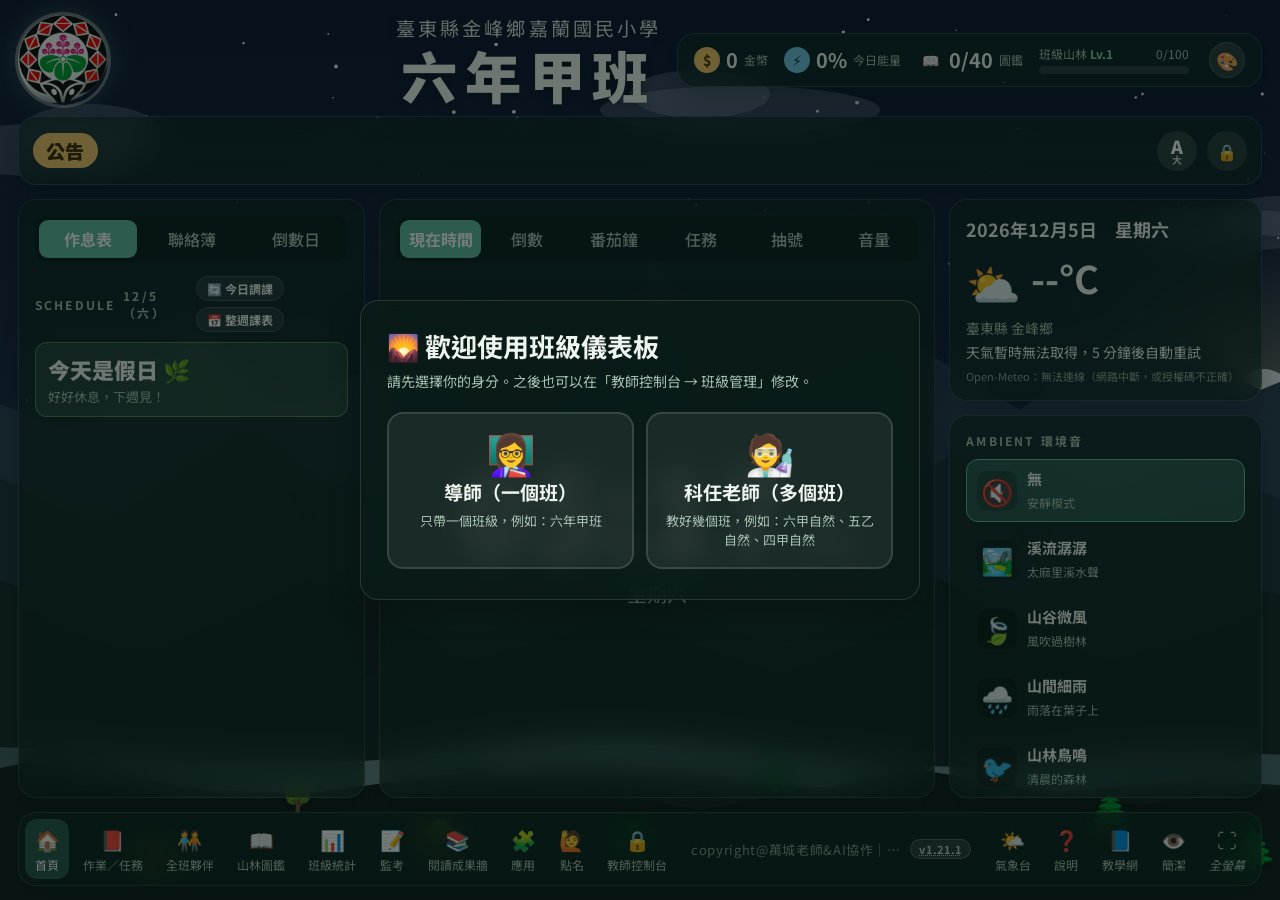
<file: index.html>
<!DOCTYPE html>
<html lang="zh-Hant-TW">
<head>
<meta charset="UTF-8">
<meta name="viewport" content="width=device-width, initial-scale=1">
<title>班級儀表板</title>
<link rel="preconnect" href="https://fonts.googleapis.com">
<link rel="stylesheet" href="https://fonts.googleapis.com/css2?family=Noto+Sans+TC:wght@400;500;700;900&display=swap">
<link rel="icon" href="images/favicon-32.png" type="image/png" sizes="32x32">
<link rel="apple-touch-icon" href="images/apple-touch-icon.png" sizes="180x180">
<link rel="stylesheet" href="css/style.css?v=1.21.1">
</head>
<body>

<!-- ===== 山林背景 ===== -->
<div id="scene" aria-hidden="true">
  <svg viewBox="0 0 1600 900" preserveAspectRatio="xMidYMid slice">
    <defs>
      <linearGradient id="skyGrad" x1="0" y1="0" x2="0" y2="1">
        <stop id="sky0" offset="0%" stop-color="#2b5876"/>
        <stop id="sky1" offset="60%" stop-color="#7fb7c9"/>
        <stop id="sky2" offset="100%" stop-color="#d9e8d0"/>
      </linearGradient>
      <radialGradient id="sunGlow">
        <stop offset="0%" stop-color="#fff6d5" stop-opacity="1"/>
        <stop offset="40%" stop-color="#ffe9a8" stop-opacity=".6"/>
        <stop offset="100%" stop-color="#ffe9a8" stop-opacity="0"/>
      </radialGradient>
      <linearGradient id="riverGrad" x1="0" y1="0" x2="1" y2="0">
        <stop offset="0%" stop-color="#9fd3df" stop-opacity=".2"/>
        <stop offset="50%" stop-color="#c8ecf2" stop-opacity=".75"/>
        <stop offset="100%" stop-color="#9fd3df" stop-opacity=".3"/>
      </linearGradient>
    </defs>
    <rect width="1600" height="900" fill="url(#skyGrad)"/>
    <g id="stars"></g>
    <g id="sunGroup">
      <circle id="sunHalo" cx="1200" cy="200" r="160" fill="url(#sunGlow)"/>
      <circle id="sunDisc" cx="1200" cy="200" r="46" fill="#fff3c4"/>
    </g>
    <g id="clouds">
      <g class="cloud c1"><ellipse cx="200" cy="150" rx="110" ry="26"/><ellipse cx="250" cy="132" rx="70" ry="28"/></g>
      <g class="cloud c2"><ellipse cx="900" cy="110" rx="140" ry="24"/><ellipse cx="860" cy="94" rx="70" ry="24"/></g>
      <g class="cloud c3"><ellipse cx="1400" cy="230" rx="100" ry="20"/><ellipse cx="1440" cy="216" rx="60" ry="20"/></g>
    </g>
    <!-- 遠山 -->
    <polygon class="m m1" points="0,470 120,390 230,430 360,330 470,400 560,350 690,420 820,300 930,380 1050,330 1180,410 1300,320 1420,390 1520,350 1600,400 1600,900 0,900"/>
    <polygon class="m m1s" points="360,330 420,470 470,400"/>
    <polygon class="m m1s" points="820,300 860,470 930,380"/>
    <!-- 中山（北大武山意象） -->
    <polygon class="m m2" points="0,560 140,470 260,520 400,430 520,500 640,410 760,480 880,440 1000,520 1120,450 1260,520 1380,470 1500,530 1600,490 1600,900 0,900"/>
    <polygon class="m m2s" points="400,430 460,560 520,500"/>
    <polygon class="m m2s" points="640,410 700,560 760,480"/>
    <polygon class="m m2s" points="1120,450 1180,580 1260,520"/>
    <!-- 近山 -->
    <polygon class="m m3" points="0,650 160,580 300,630 460,560 620,640 780,590 940,650 1100,580 1260,640 1420,590 1600,640 1600,900 0,900"/>
    <polygon class="m m3s" points="460,560 520,680 620,640"/>
    <polygon class="m m3s" points="1100,580 1150,690 1260,640"/>
    <!-- 太麻里溪 -->
    <path class="river" d="M-20,760 C220,720 380,790 620,750 C860,710 1000,790 1240,760 C1400,740 1520,770 1620,750 L1620,780 C1500,800 1400,770 1240,790 C1000,820 860,740 620,780 C380,820 220,750 -20,790 Z" fill="url(#riverGrad)"/>
    <!-- 前景草坡 -->
    <polygon class="m m4" points="0,800 200,760 420,800 640,770 860,810 1080,770 1300,805 1600,770 1600,900 0,900"/>
    <g id="trees"></g>
  </svg>
  <div id="critters"></div>
</div>

<!-- ===== 主介面 ===== -->
<div id="app">
  <header class="topbar">
    <img class="school-logo" src="images/school-logo.png" width="110" height="110" alt="嘉蘭國小校徽" decoding="async" onerror="this.style.display='none'">
    <div class="announce glass" id="announceBox" title="老師點這裡編輯公告">
      <span class="tag">公告</span>
      <div class="marquee"><span id="annText"></span></div>
      <button class="ann-size" id="annSize" type="button" title="切換公告字體大小（中／大／特大）">A<small id="annSizeLbl">大</small></button>
      <button class="ann-edit" id="annEdit" title="編輯公告">✎</button>
    </div>
    <div class="brand">
      <div class="brand-text">
        <div class="school" id="schoolName"></div>
        <h1 id="className"></h1>
        <!-- 多班級（科任老師）：有 2 班以上才顯示 -->
        <div class="class-switch" id="classSwitch" style="display:none">
          <button type="button" id="classSwitchBtn" class="class-switch-btn" title="切換目前上課的班級">⇄ 換班級</button>
          <div id="classPop" class="class-pop" style="display:none" role="dialog" aria-label="切換班級"></div>
        </div>
        <!-- 點名：今日缺席（誰都看得到；老師點進去點名） -->
        <button type="button" id="attChip" class="att-chip att-none" style="display:none">🙋 點名</button>
      </div>
    </div>
    <div class="stats glass">
      <div class="stat" title="全班累積金幣"><span class="ico coin">$</span><b id="statCoins">0</b><small>金幣</small></div>
      <div class="stat" title="今日任務完成率"><span class="ico energy">⚡</span><b id="statEnergy">0%</b><small>今日能量</small></div>
      <div class="stat" title="圖鑑發現數"><span class="ico">📖</span><b id="statDex">0/40</b><small>圖鑑</small></div>
      <div class="forest-meter" title="班級山林成長值">
        <div class="fm-head"><span>班級山林 <b id="forestLv">Lv.1</b></span><span id="forestPts">0/100</span></div>
        <div class="bar"><i id="forestBar"></i></div>
      </div>
      <div class="theme-wrap">
        <button type="button" id="themeBtn" class="theme-btn" title="更換主題色">🎨</button>
        <div id="themePop" class="theme-pop" style="display:none" role="dialog" aria-label="主題色"></div>
      </div>
    </div>
  </header>

  <main id="pages">
    <!-- 首頁 -->
    <section class="page active" data-page="home">
      <div class="home-grid">
        <div class="panel glass left">
          <div class="tabs" data-tabs="left">
            <button class="active" data-tab="schedule">作息表</button>
            <button data-tab="contact">聯絡簿</button>
            <button data-tab="countdown">倒數日</button>
          </div>
          <div class="tab-body" data-body="schedule">
            <div class="label sched-head">SCHEDULE <span id="schedDate"></span>
              <span class="sched-actions">
                <button type="button" id="adjustBtn" class="week-btn" title="只改今天或指定某一天的課表，不更動平常的週課表">🔄 今日調課</button>
                <button type="button" id="weekBtn" class="week-btn">📅 整週課表</button>
              </span>
            </div>
            <p id="schedAdjNote" class="sched-adj-note" style="display:none"></p>
            <div id="nowPeriod" class="now-period"></div>
            <ul id="schedList" class="sched-list"></ul>
          </div>
          <div class="tab-body hidden" data-body="contact">
            <div class="label">CONTACT BOOK <span id="contactDate"></span> 聯絡簿
              <button type="button" class="week-btn" id="openWeekFromContact" title="一次排一整週作業">📅 一週作業</button>
            </div>
            <ol id="contactList" class="contact-list"></ol>
            <div class="empty" id="contactEmpty">還沒有聯絡簿事項。<br>在下方輸入一項，按 Enter 加入，可以一項一項慢慢加。</div>
            <button type="button" class="lock-hint">🔒 老師解鎖後才能新增，點此輸入密碼</button>
            <form id="contactForm" class="inline-form">
              <input id="contactInput" placeholder="輸入一項，按 Enter 加入" autocomplete="off">
              <button type="submit">＋</button>
            </form>
          </div>
          <div class="tab-body hidden" data-body="countdown">
            <div class="label">COUNTDOWN 倒數日</div>
            <ul id="cdList" class="cd-list"></ul>
            <button type="button" class="lock-hint">🔒 老師解鎖後才能新增，點此輸入密碼</button>
            <form id="cdForm" class="inline-form cd-form">
              <input id="cdName" placeholder="事件，例如：校慶" autocomplete="off" required>
              <input id="cdDate" type="date" required>
              <button type="submit">＋</button>
            </form>
          </div>
        </div>

        <div class="panel glass center">
          <div class="tabs" data-tabs="tool">
            <button class="active" data-tab="clock">現在時間</button>
            <button data-tab="timer">倒數</button>
            <button data-tab="pomo">番茄鐘</button>
            <button data-tab="task">任務</button>
            <button data-tab="draw">抽號</button>
            <button data-tab="noise">音量</button>
          </div>
          <div class="tool-body" data-body="clock">
            <div class="big-clock" id="bigClock">00:00<span>:00</span></div>
            <div class="clock-sub" id="clockSub"></div>
          </div>
          <div class="tool-body hidden" data-body="timer">
            <div class="big-clock" id="timerDisp">05:00</div>
            <div class="isl-wrap" id="islWrap" style="display:none">
              <div class="isl-pill" id="islPill"><span id="islNum">05:00</span></div>
              <canvas class="isl-canvas" id="islCanvas" aria-label="3D 島嶼倒數動畫"></canvas>
            </div>
            <div class="whl-wrap" id="whlWrap" style="display:none">
              <div class="whl-box" id="whlNum">05:00</div>
              <div class="whl-ring" id="whlRing" role="img" aria-label="彩色轉盤倒數">
                <div class="whl-center"><img class="whl-char" id="whlChar" alt="知心" draggable="false"><span class="whl-char-fb" id="whlCharFb" style="display:none">🧒</span></div>
                <div class="whl-dancer" id="whlDancer" style="display:none" aria-hidden="true"><video id="whlDanceVid" muted loop playsinline preload="none" disablepictureinpicture></video><img id="whlDanceImg" alt="" draggable="false" style="display:none"></div>
              </div>
            </div>
            <audio id="whlMusic" preload="none" loop></audio>
            <div class="btn-row presets">
              <button data-min="1">1分</button><button data-min="3">3分</button><button data-min="5">5分</button>
              <button data-min="10">10分</button><button data-min="15">15分</button><button data-min="20">20分</button>
            </div>
            <div class="btn-row">
              <button id="timerMinus">－1分</button>
              <button id="timerStart" class="primary">開始</button>
              <button id="timerReset">重設</button>
              <button id="timerPlus">＋1分</button>
              <button id="whlMusicBtn" class="whl-music-btn" style="display:none" aria-pressed="true" title="跳舞音樂：開（按一下關掉）">🎵</button>
            </div>
          </div>
          <div class="tool-body hidden" data-body="pomo">
            <div class="pomo-mode" id="pomoMode">專心時間</div>
            <div class="big-clock" id="pomoDisp">25:00</div>
            <div class="pomo-count">已完成 <b id="pomoCount">0</b> 輪 🍅</div>
            <div class="btn-row">
              <button id="pomoStart" class="primary">開始</button>
              <button id="pomoSkip">跳過</button>
              <button id="pomoReset">重設</button>
            </div>
          </div>
          <div class="tool-body hidden" data-body="task">
            <select id="taskSelect" class="task-select"></select>
            <div class="task-ring">
              <svg viewBox="0 0 120 120"><circle cx="60" cy="60" r="50" class="ring-bg"/><circle cx="60" cy="60" r="50" class="ring-fg" id="taskRing"/></svg>
              <div class="ring-text"><b id="taskDone">0</b><span>/ <i id="taskTotal">0</i> 已完成</span></div>
            </div>
            <div class="task-missing" id="taskMissing"></div>
            <button class="primary" data-goto="tasks">前往作業檢查</button>
          </div>
          <div class="tool-body hidden" data-body="draw">
            <div class="draw-num" id="drawNum">?</div>
            <div class="draw-name" id="drawName">按下按鈕抽一位幸運兒</div>
            <div class="btn-row">
              <button id="drawBtn" class="primary">抽號！</button>
              <label class="chk"><input type="checkbox" id="drawNoRepeat" checked> 不重複</label>
              <button id="drawReset">重置</button>
            </div>
            <div class="draw-history" id="drawHistory"></div>
          </div>
          <div class="tool-body hidden" data-body="noise">
            <div class="noise-face" id="noiseFace">🎤</div>
            <div class="noise-meter"><i id="noiseBar"></i><b id="noiseLine"></b></div>
            <div class="noise-dual">
              <span>原始 <b id="noiseRaw">0</b>%</span>
              <span>講話 <b id="noiseVoice">0</b>%</span>
            </div>
            <div class="noise-ignore" id="noiseIgnore" style="display:none">已忽略：突發聲</div>
            <div class="noise-text" id="noiseText">按下「開始偵測」使用麥克風</div>
            <div class="btn-row">
              <button id="noiseBtn" class="primary">開始偵測</button>
              <button id="noiseCalBtn" class="btn" type="button" title="測 5 秒環境底噪當作安靜基準">安靜校正</button>
            </div>
            <div class="btn-row noise-controls">
              <label class="chk">靈敏度 <input type="range" id="noiseThreshold" min="20" max="90" value="60"></label>
              <label class="chk">雜音過濾
                <select id="noiseFilter">
                  <option value="off">關</option>
                  <option value="light">輕</option>
                  <option value="std" selected>標準</option>
                  <option value="strong">強</option>
                </select>
              </label>
            </div>
            <p class="noise-hint">過濾會減輕咳嗽、掉筆、拖桌椅等短促／非人聲干擾；連續大聲講話仍會判定太吵。</p>
          </div>
        </div>

        <div class="right-col">
          <div class="panel glass weather">
            <div class="w-date" id="wDate"></div>
            <div class="w-main"><span id="wIcon">⛅</span><b id="wTemp">--°C</b><small id="wRange"></small></div>
            <div class="w-loc" id="wLoc"></div>
            <div class="w-desc" id="wDesc">天氣載入中…</div>
            <div class="w-src" id="wSrc"></div>
          </div>
          <div class="panel glass ambient">
            <div class="label">AMBIENT 環境音</div>
            <ul id="ambList" class="amb-list"></ul>
            <div class="music" id="musicBox">
              <div class="music-head">
                <b>🎵 我的音樂</b>
                <div class="music-add">
                  <button type="button" class="btn" id="musicAddFile" title="從這台電腦選音樂檔（可一次選多首）">📁 上傳檔案</button>
                  <button type="button" class="btn" id="musicAddFolder" title="選一個資料夾，把裡面的音樂檔全部加入（會存一份在這個瀏覽器裡）">📂 加入資料夾</button>
                  <button type="button" class="btn" id="musicAddUrl" title="貼上 mp3 等音樂檔的網址">🔗 加入網址</button>
                </div>
              </div>
              <div class="music-url" id="musicUrlRow" style="display:none">
                <input type="url" id="musicUrlInput" class="mini-input" placeholder="https://…/song.mp3" autocomplete="off">
                <button type="button" class="btn" id="musicUrlOk">加入</button>
              </div>
              <button type="button" class="music-perm" id="musicPerm" style="display:none">🔓 點一下以使用本機音樂檔</button>
              <div class="music-player">
                <div class="music-now" id="musicNow">尚未播放</div>
                <div class="music-prog"><span id="musicCur">0:00</span><input type="range" id="musicSeek" min="0" max="1000" value="0" aria-label="播放進度"><span id="musicDur">0:00</span></div>
                <div class="music-ctrl">
                  <button type="button" id="musicPrev" title="上一首">⏮</button>
                  <button type="button" id="musicPlay" class="mplay" title="播放">▶</button>
                  <button type="button" id="musicNext" title="下一首">⏭</button>
                  <button type="button" id="musicLoop" title="清單循環">🔁</button>
                </div>
              </div>
              <ul class="music-list" id="musicList"></ul>
              <p class="music-empty" id="musicEmpty">還沒有自己的音樂。可以上傳電腦裡的檔案，或貼上音樂網址。</p>
              <p class="music-store" id="musicStoreNote" style="display:none"></p>
              <input type="file" id="musicFileInput" accept="audio/*,.mp3,.wav,.ogg,.m4a,.aac,.flac,.webm" multiple hidden>
              <input type="file" id="musicFolderInput" webkitdirectory multiple hidden>
              <audio id="musicAudio" preload="metadata"></audio>
            </div>
            <label class="vol">音量 <input type="range" id="ambVol" min="0" max="100" value="50"></label>
          </div>
        </div>
      </div>
    </section>

    <!-- 作業檢查／每日任務 -->
    <section class="page" data-page="tasks">
      <div class="panel glass page-panel">
        <div class="page-head">
          <h2>作業與任務 <small id="tasksDate"></small></h2>
          <div class="task-tabs" id="tasksModeTabs">
            <button type="button" class="active" data-mode="hw">📕 作業檢查</button>
            <button type="button" data-mode="week">📅 一週作業</button>
            <button type="button" data-mode="daily">✅ 每日任務</button>
          </div>
        </div>

        <div id="hwPanel">
          <div class="hw-toolbar">
            <p class="hint" style="margin:0;flex:1">今天聯絡簿寫的作業，<b>明天</b>才會出現在檢查清單。先在下面選狀態（預設 ✓ 完成），再點座號；點錯再點一次會改回沒交。完成 +1 金幣。不是作業的項目可按「不需檢查」。</p>
            <button class="primary" id="hwAddBtn" type="button">＋ 補登作業</button>
          </div>
          <div class="att-pick hw-pick" id="hwPick" role="group" aria-label="要標成哪一種狀態"></div>
          <div id="hwOpenList" class="hw-list"></div>
          <div id="hwDoneWrap" class="hw-done-wrap" style="display:none">
            <button type="button" class="btn" id="hwDoneToggle">查看已完成</button>
            <div id="hwDoneList" class="hw-list" style="display:none"></div>
          </div>
        </div>

        <div id="weekPanel" style="display:none">
          <div class="week-plan-toolbar">
            <button type="button" class="btn" id="weekPrev">◀ 上週</button>
            <b id="weekRangeLabel">本週</b>
            <button type="button" class="btn" id="weekNext">下週 ▶</button>
            <button type="button" class="btn" id="weekThis">本週</button>
            <button type="button" class="btn" id="weekApplyAll" title="把星期一的內容套用到二～五">套用到每天</button>
            <button type="button" class="btn" id="weekCopyNext" title="把這一週每天的作業複製到下一週，再改頁數就好">⏭️ 複製到下一週</button>
            <button type="button" class="primary" id="weekSave">💾 儲存一週作業</button>
          </div>
          <p class="hint">一次排好週一～週五的作業；儲存後會寫進各日聯絡簿，<b>隔天</b>就能在「作業檢查」打勾，未完成會出現在公告跑馬燈。</p>
          <div id="weekGrid" class="week-plan-grid"></div>
        </div>

        <div id="dailyTaskPanel" style="display:none">
          <div class="task-tabs" id="taskTabs"></div>
          <div class="all-done-row">
            <p class="hint">固定每日任務（打掃、放學整理等）。點座號打卡，每完成一項 <b>+1 金幣</b>；再點一次取消。</p>
            <span class="all-done-btns"><button type="button" class="btn" id="taskManage" title="新增、改名或刪除每日任務（需教師登入）">⚙️ 自訂任務</button><button type="button" class="btn all-done-btn" id="taskAllDone" title="一鍵把這項任務標成全班完成">✅ 全班完成</button></span>
          </div>
          <div class="seat-grid" id="seatGrid"></div>
        </div>
      </div>
    </section>

    <!-- 全班夥伴 -->
    <section class="page" data-page="students">
      <div class="panel glass page-panel">
        <div class="page-head"><h2>全班夥伴</h2><span class="hint">點卡片看每位同學發現的物種</span></div>
        <div class="student-grid" id="studentGrid"></div>
      </div>
    </section>

    <!-- 山林圖鑑 -->
    <section class="page" data-page="dex">
      <div class="panel glass page-panel">
        <div class="page-head">
          <h2>山林圖鑑 <small id="dexCount"></small></h2>
          <div class="task-tabs" id="dexTabs">
            <button class="active" data-cat="all">全部</button>
            <button data-cat="bird">鳥類</button>
            <button data-cat="animal">動物</button>
            <button data-cat="insect">昆蟲</button>
            <button data-cat="plant">植物</button>
          </div>
        </div>
        <div class="dex-grid" id="dexGrid"></div>
      </div>
    </section>

    <!-- 班級統計 -->
    <section class="page" data-page="stats">
      <div class="panel glass page-panel">
        <div class="page-head"><h2>班級統計</h2></div>
        <div class="stat-cards" id="statCards"></div>
        <div class="stats-two">
          <div>
            <h3>近 7 天任務完成率</h3>
            <div class="week-chart" id="weekChart"></div>
          </div>
          <div>
            <h3>各座號金幣（依座號排列）</h3>
            <div class="seat-bars" id="seatBars"></div>
          </div>
        </div>
      </div>
    </section>
  </main>

  <nav class="bottomnav glass">
    <button class="active" data-goto="home"><span>🏠</span>首頁</button>
    <button data-goto="tasks"><span>📕</span>作業／任務</button>
    <button data-goto="students"><span>🧑‍🤝‍🧑</span>全班夥伴</button>
    <button data-goto="dex"><span>📖</span>山林圖鑑</button>
    <button data-goto="stats"><span>📊</span>班級統計</button>
    <span id="appPinned" class="app-pinned"><button id="examNavBtn" type="button" title="監考模式：全畫面打開監考看板（不用密碼）"><span>📝</span>監考</button></span>
    <button id="appsNavBtn" type="button" title="應用中心：打開常用的教學網站（不用密碼）"><span>🧩</span>應用</button>
    <button id="attNavBtn" type="button" title="點名：標記今天請假、曠課、遲到的同學（需教師登入）"><span>🙋</span>點名</button>
    <button id="consoleBtn"><span>🔒</span>教師控制台</button>
    <span class="spacer"></span>
    <!-- 版權文字 -->
    <span class="copyright" title="copyright@萬城老師&amp;AI協作｜靈感來自Ray Chen老師"><span class="cr-text">copyright@萬城老師&amp;AI協作｜靈感來自Ray Chen老師</span><b class="app-ver" id="appVer"></b></span>
    <!-- 嘉報台（學校 Google 協作平台不允許 iframe 嵌入，所以用新分頁開啟） -->
    <button onclick="window.open('https://sites.google.com/ttct.edu.tw/jialan-weather/%E5%98%89%E5%A0%B1%E5%8F%B0','_blank')" title="開啟嘉報台氣象報告（新分頁）"><span>🌤️</span>氣象台</button>
    <button onclick="window.open('guide.html','_blank')" title="安裝與使用說明"><span>❓</span>說明</button>
    <button id="tutorialBtn" type="button" onclick="window.open('https://classboard-teaching.netlify.app/','_blank','noopener')" title="儀表板零基礎教學網（新分頁）"><span>📘</span>教學網</button>
    <button id="cleanBtn" title="只顯示時間"><span>👁️</span>簡潔</button>
    <span id="fsTopControls">
      <button id="fullBtn" title="全螢幕"><span>⛶</span><em id="fullBtnLabel">全螢幕</em></button>
    </span>
    <span id="fsIframeControls" style="display:none">
      <button id="fsNewTabBtn" title="在新分頁開啟後再全螢幕"><span>↗</span>新分頁全螢幕</button>
      <button id="fsZoomBtn" title="放大填滿嵌入框"><span>⤢</span>放大模式</button>
    </span>
  </nav>
</div>

<div id="cleanClock" class="clean-clock hidden"></div>
<button id="fsZoomExit" type="button" style="display:none" title="離開放大模式">✕ 離開放大（Esc）</button>

<!-- ===== 🎲 抽號動畫舞台 ===== -->
<div id="drawStage" class="draw-stage" style="display:none" role="dialog" aria-label="抽號動畫">
  <div class="ds-card">
    <div class="ds-title" id="dsTitle">🎰 拉霸機</div>
    <div class="ds-area" id="dsArea"></div>
    <div class="ds-result" id="dsResult" style="display:none"><b id="dsNum"></b><span id="dsName"></span></div>
    <div class="ds-actions"><button type="button" id="dsSkip">⏭ 跳過動畫</button><button type="button" id="dsClose" class="primary" style="display:none">好！</button></div>
    <div class="ds-hint">點一下畫面也可以直接看結果</div>
  </div>
</div>

<!-- ===== 📝 監考模式（全畫面蓋住儀表板） ===== -->
<!-- v1.14.0 起也用來打開「🧩 應用中心」裡的其他網站 -->
<div id="examOverlay" class="exam-overlay" style="display:none" role="dialog" aria-label="監考模式">
  <div class="exam-bar">
    <b id="examTitle">📝 監考模式</b>
    <span class="exam-url" id="examUrlLabel"></span>
    <span class="exam-spacer"></span>
    <span class="exam-hint" id="examEmbedHint" style="display:none">畫面空白或「拒絕連線」？這個網站不允許放在這裡，請按 ↗</span>
    <button type="button" id="examReload" title="重新載入監考看板">🔄 重新載入</button>
    <a id="examGuide" href="#" target="_blank" rel="noopener" style="display:none" title="閱讀成果牆的部署與使用教學（給老師看，用新分頁打開）">📖 使用教學</a>
    <a id="examNewTab" href="#" target="_blank" rel="noopener" title="監考看板在這裡顯示不出來時，用新分頁打開">↗ 用新分頁打開</a>
    <button type="button" id="examFsBtn" title="監考畫面填滿整個螢幕">⛶ 全螢幕</button>
    <button type="button" id="examClose" class="exam-close" title="結束監考，回到儀表板">✕ 回到儀表板</button>
  </div>
  <div class="exam-stage">
    <iframe id="examFrame" title="監考看板" allow="fullscreen; autoplay; clipboard-write" allowfullscreen></iframe>
    <div id="examLoading" class="exam-msg" style="display:none">⏳ 監考看板載入中…</div>
    <div id="examFail" class="exam-msg exam-fail" style="display:none">
      <b id="examFailTitle">⚠️ 監考看板沒有順利打開</b>
      <p id="examFailHint">可能是網路斷了，或監考看板的網址換了。請確認網路後按「🔄 再試一次」；也可以用新分頁打開。網址可以在「教師控制台 → 基本資料 → 📝 監考看板」修改。</p>
      <div><button type="button" id="examRetry">🔄 再試一次</button> <a id="examFailNewTab" href="#" target="_blank" rel="noopener">↗ 用新分頁打開</a></div>
    </div>
  </div>
</div>

<!-- ===== 對話框 ===== -->
<div id="modal" class="modal hidden">
  <div class="modal-card glass" id="modalCard"></div>
</div>
<div id="toast" class="toast hidden"></div>

<script src="js/species.js"></script>
<script src="js/voiceFilter.js"></script>
<script src="js/app.js?v=1.21.1"></script>
</body>
</html>
</file>
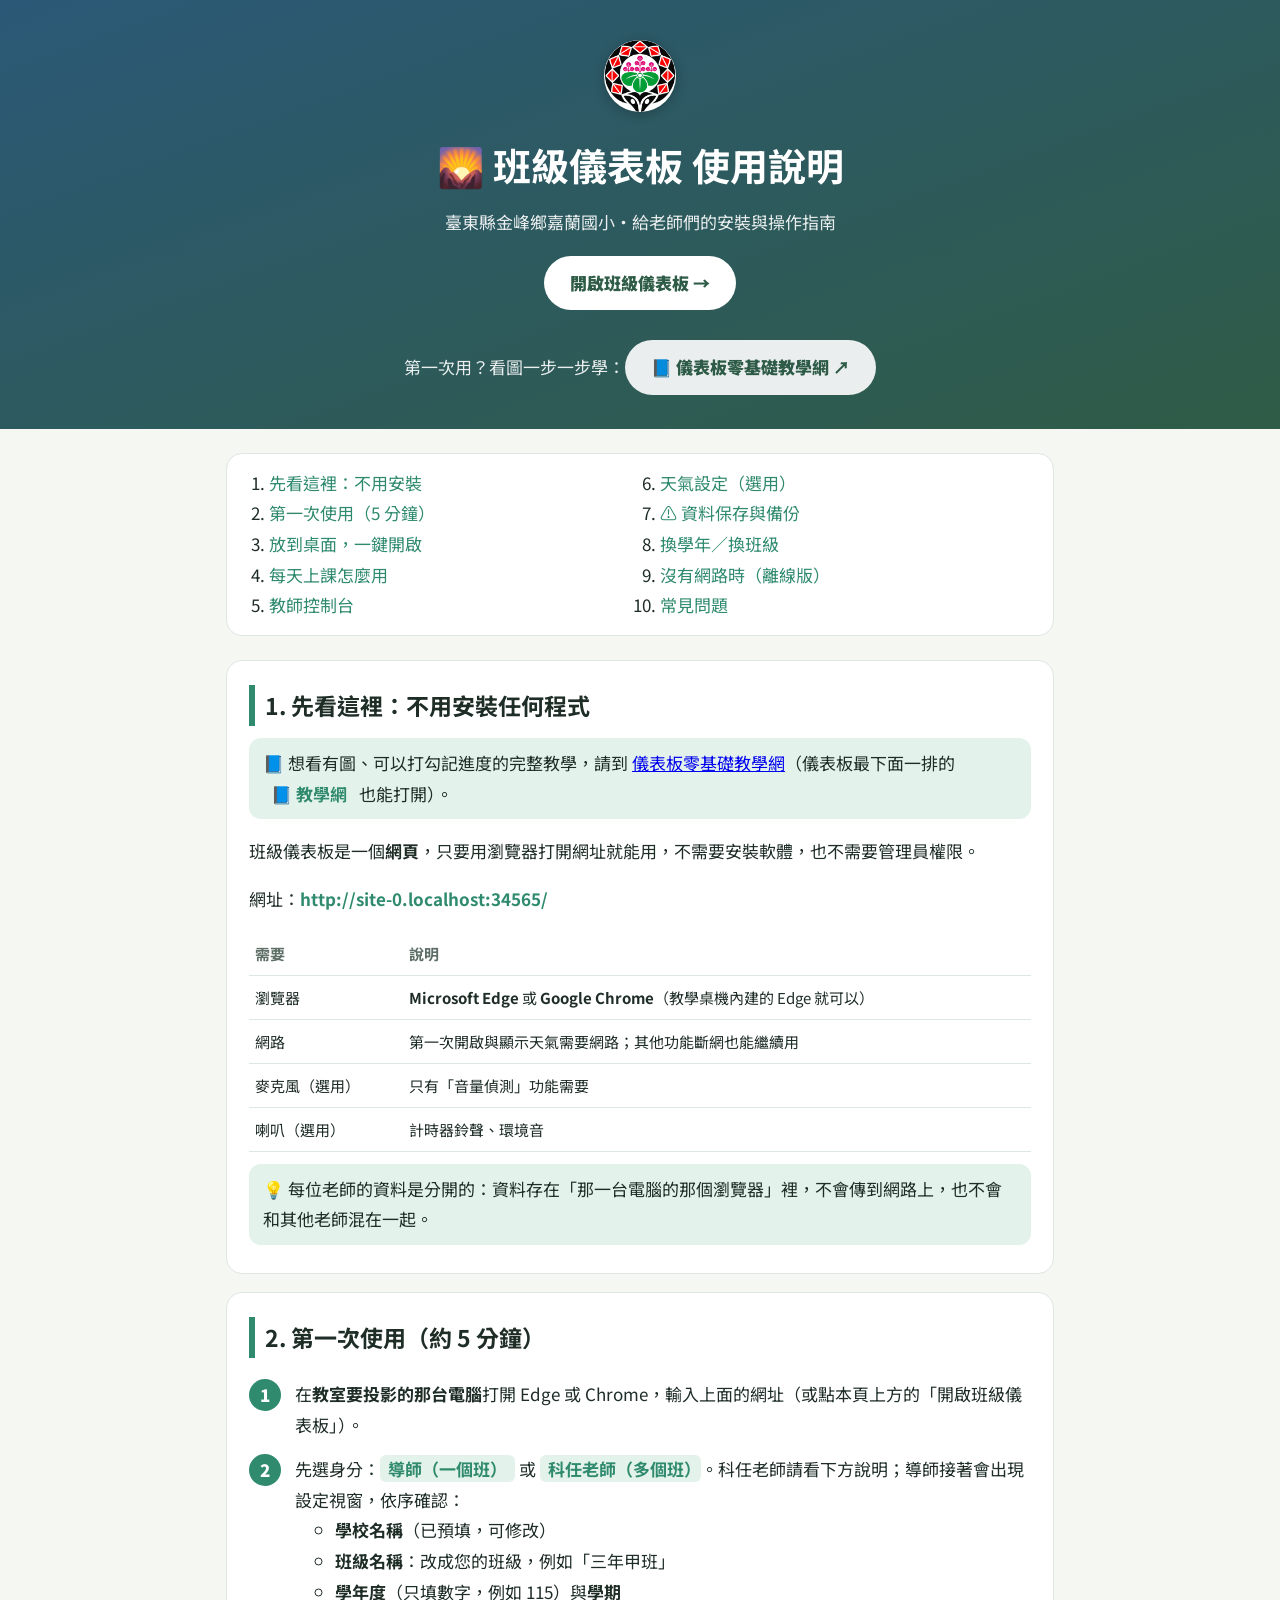
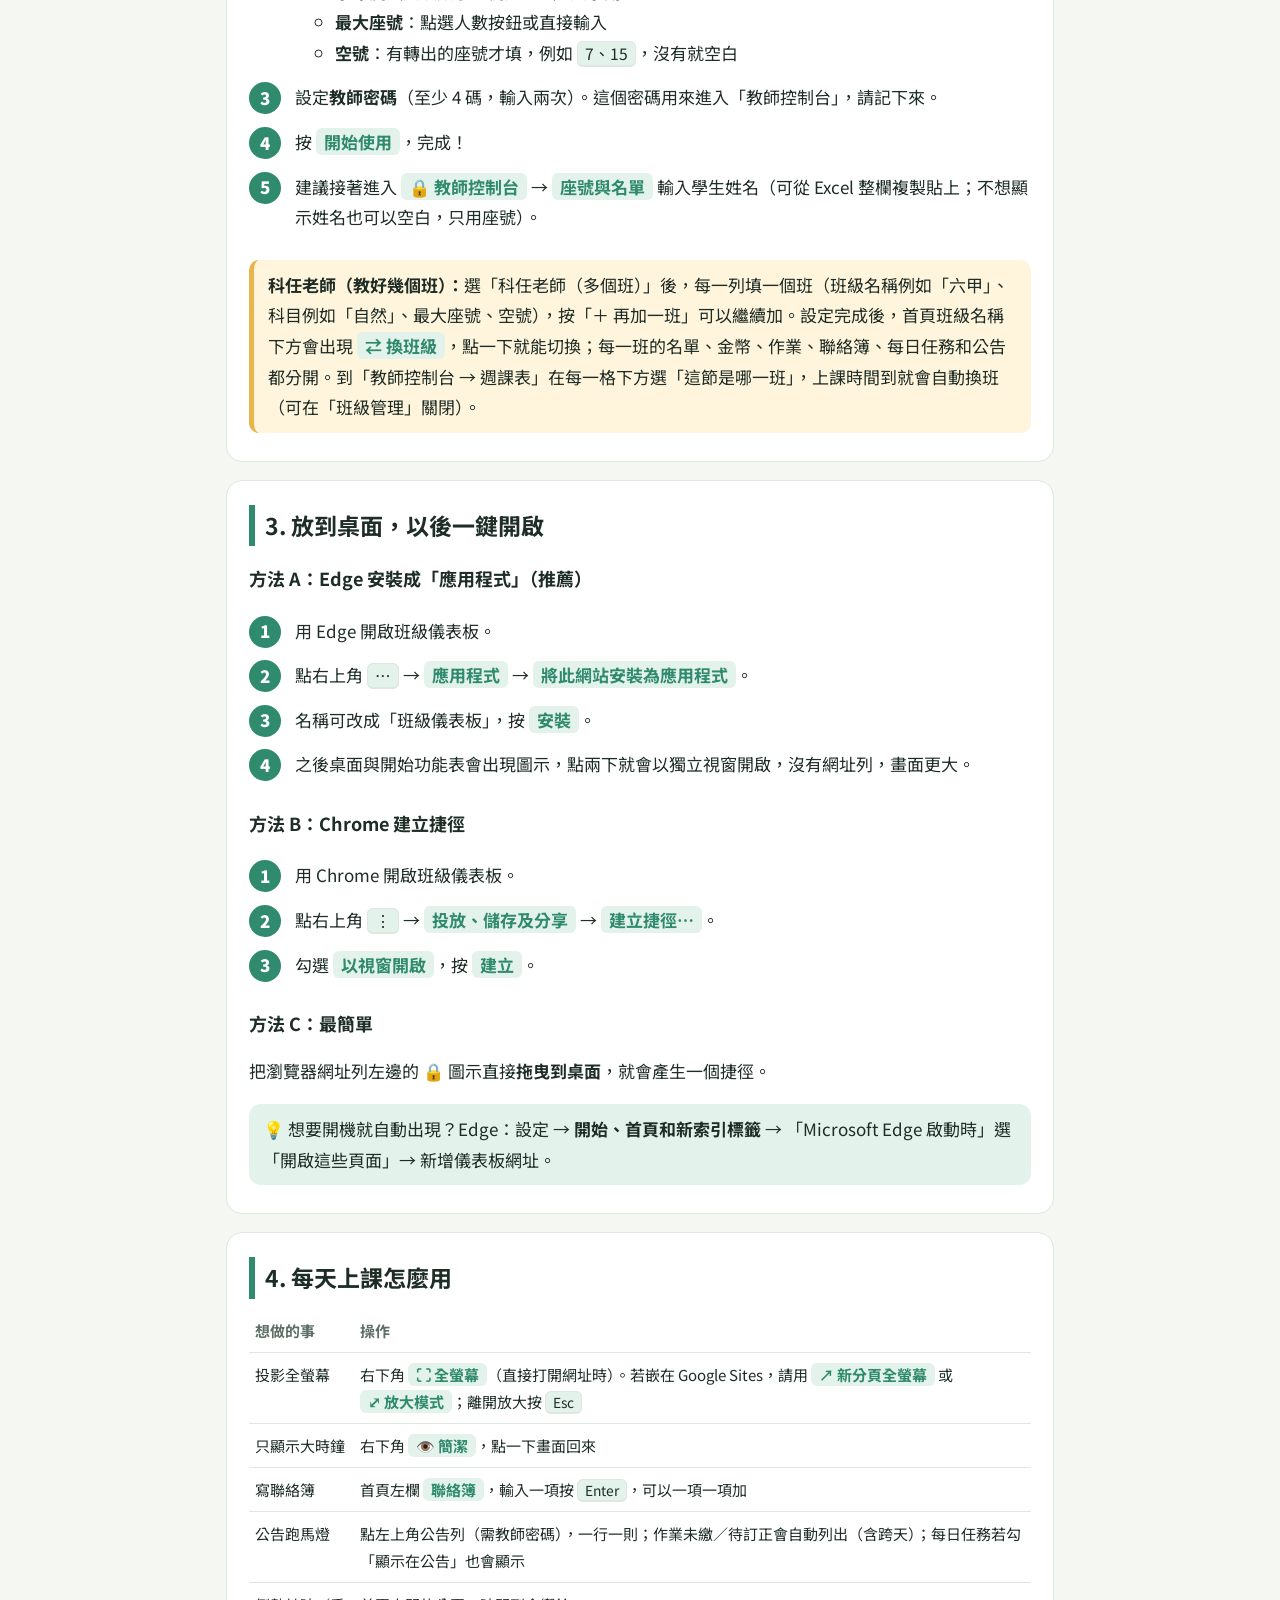
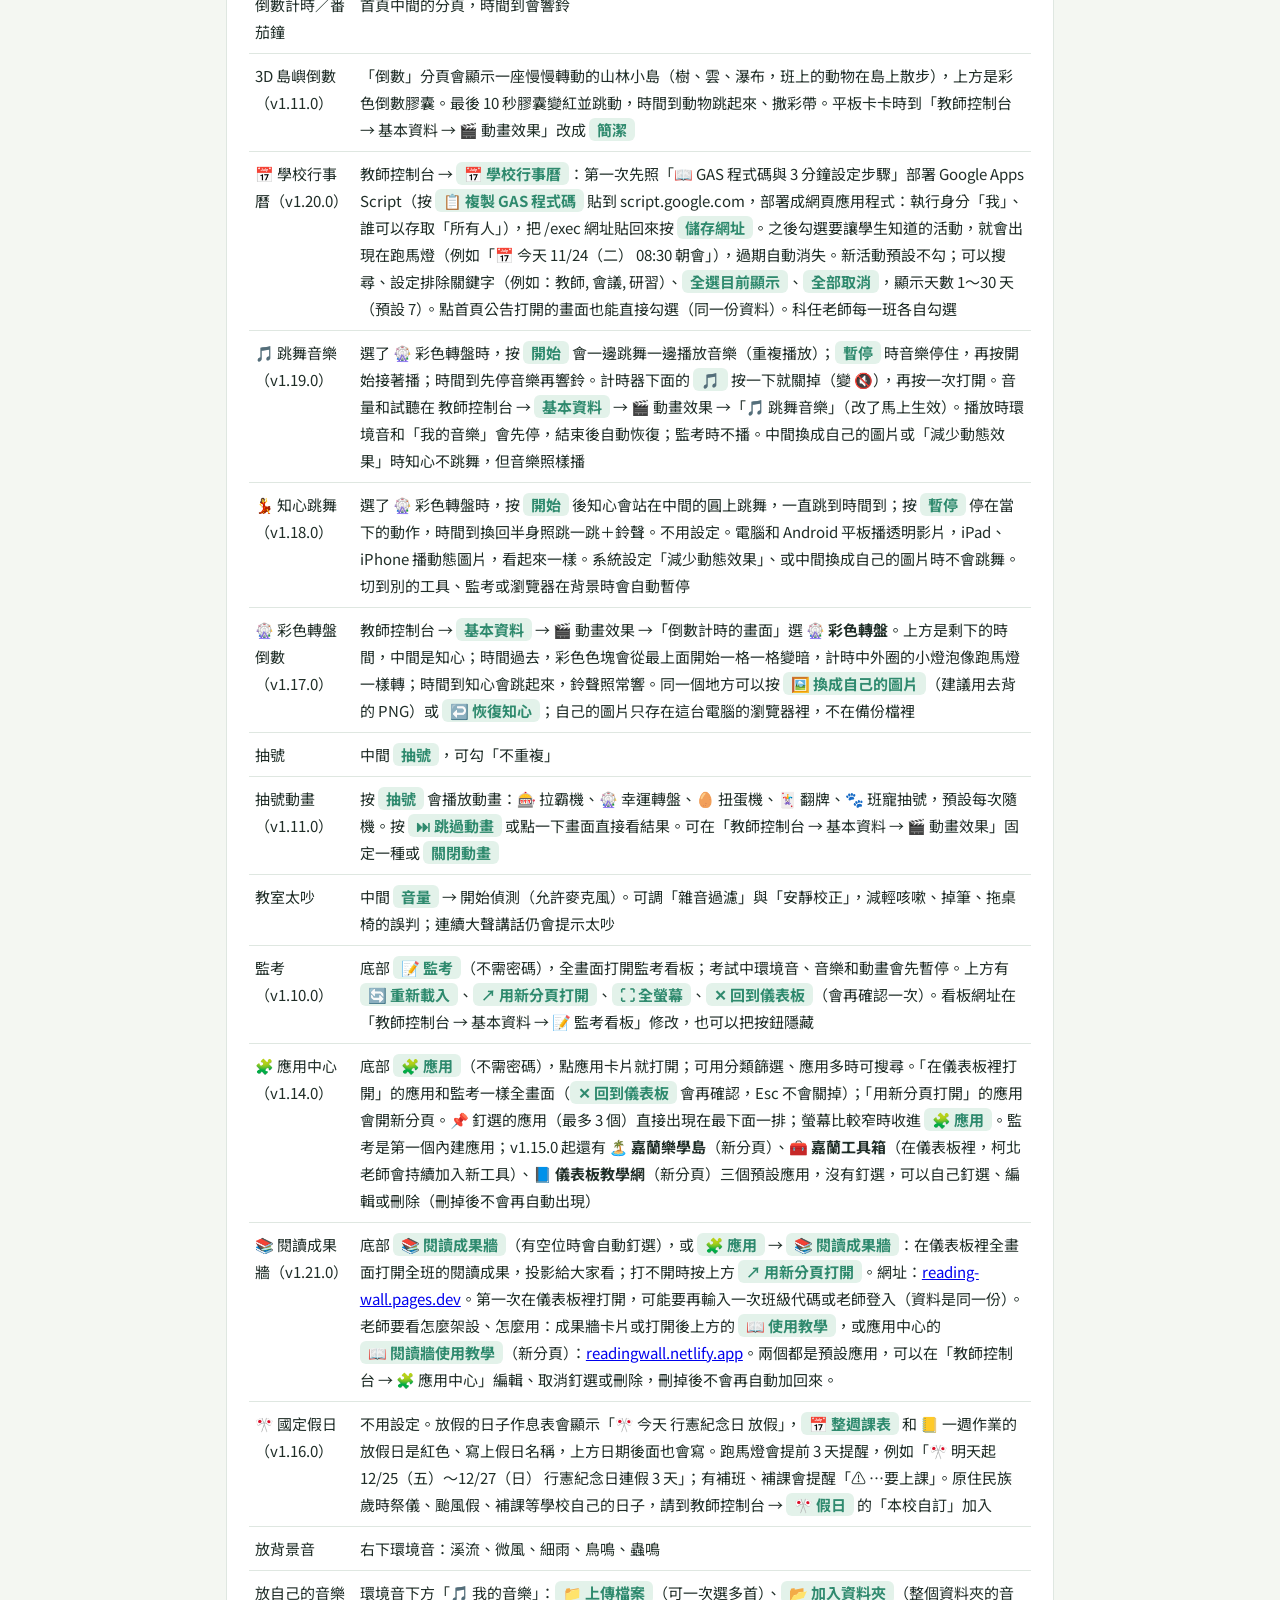
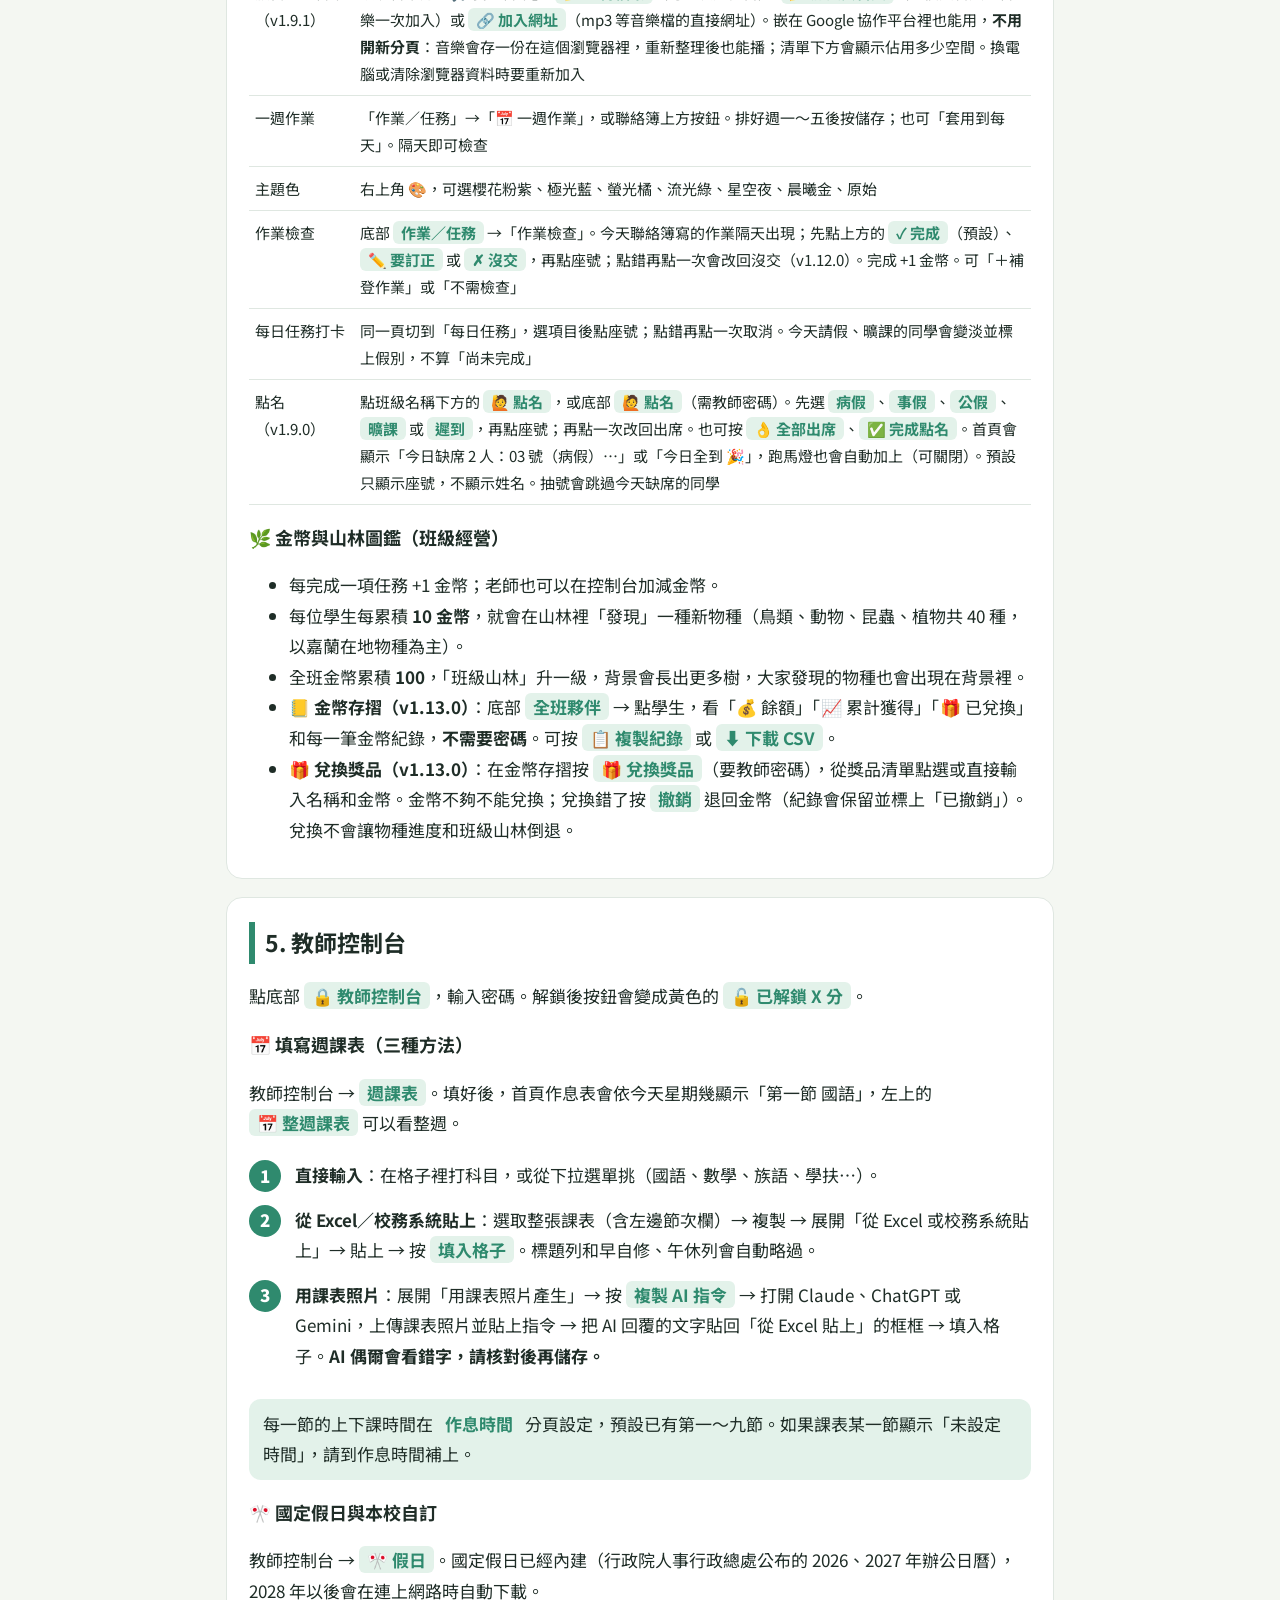
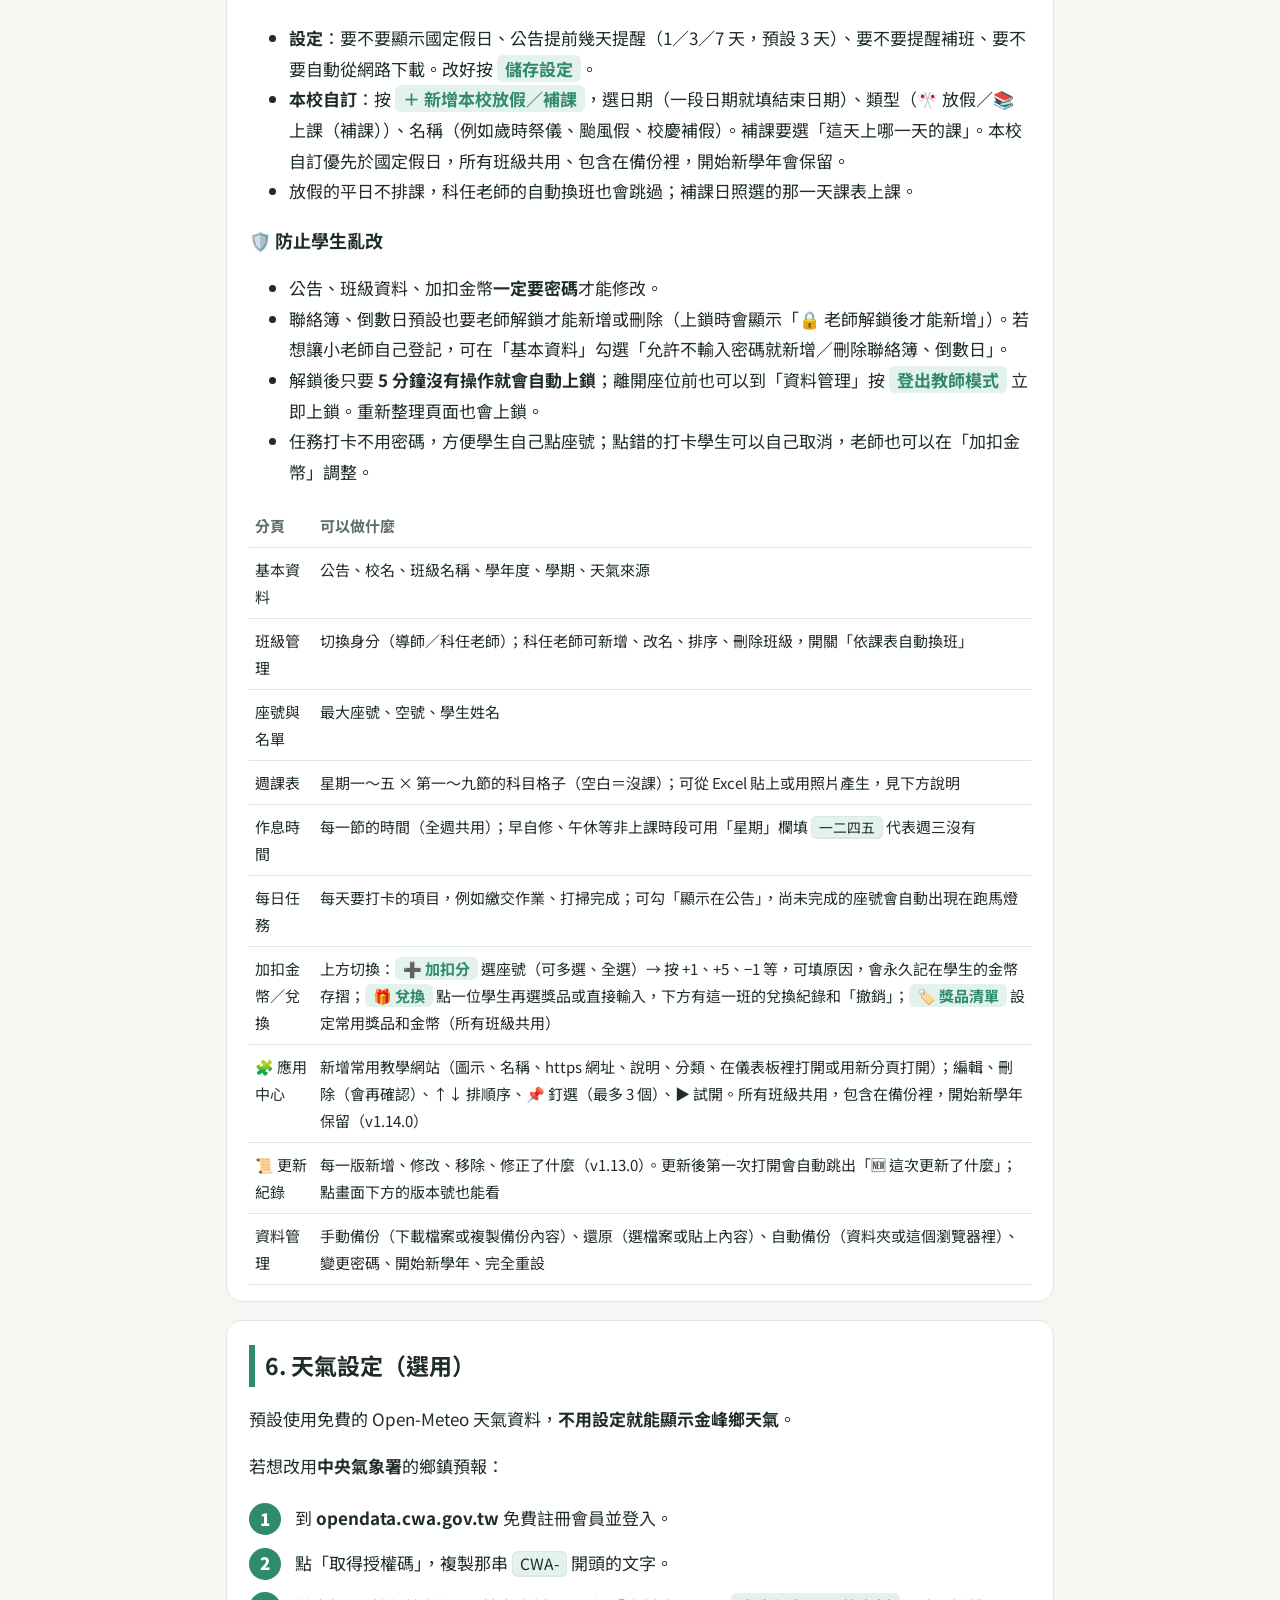
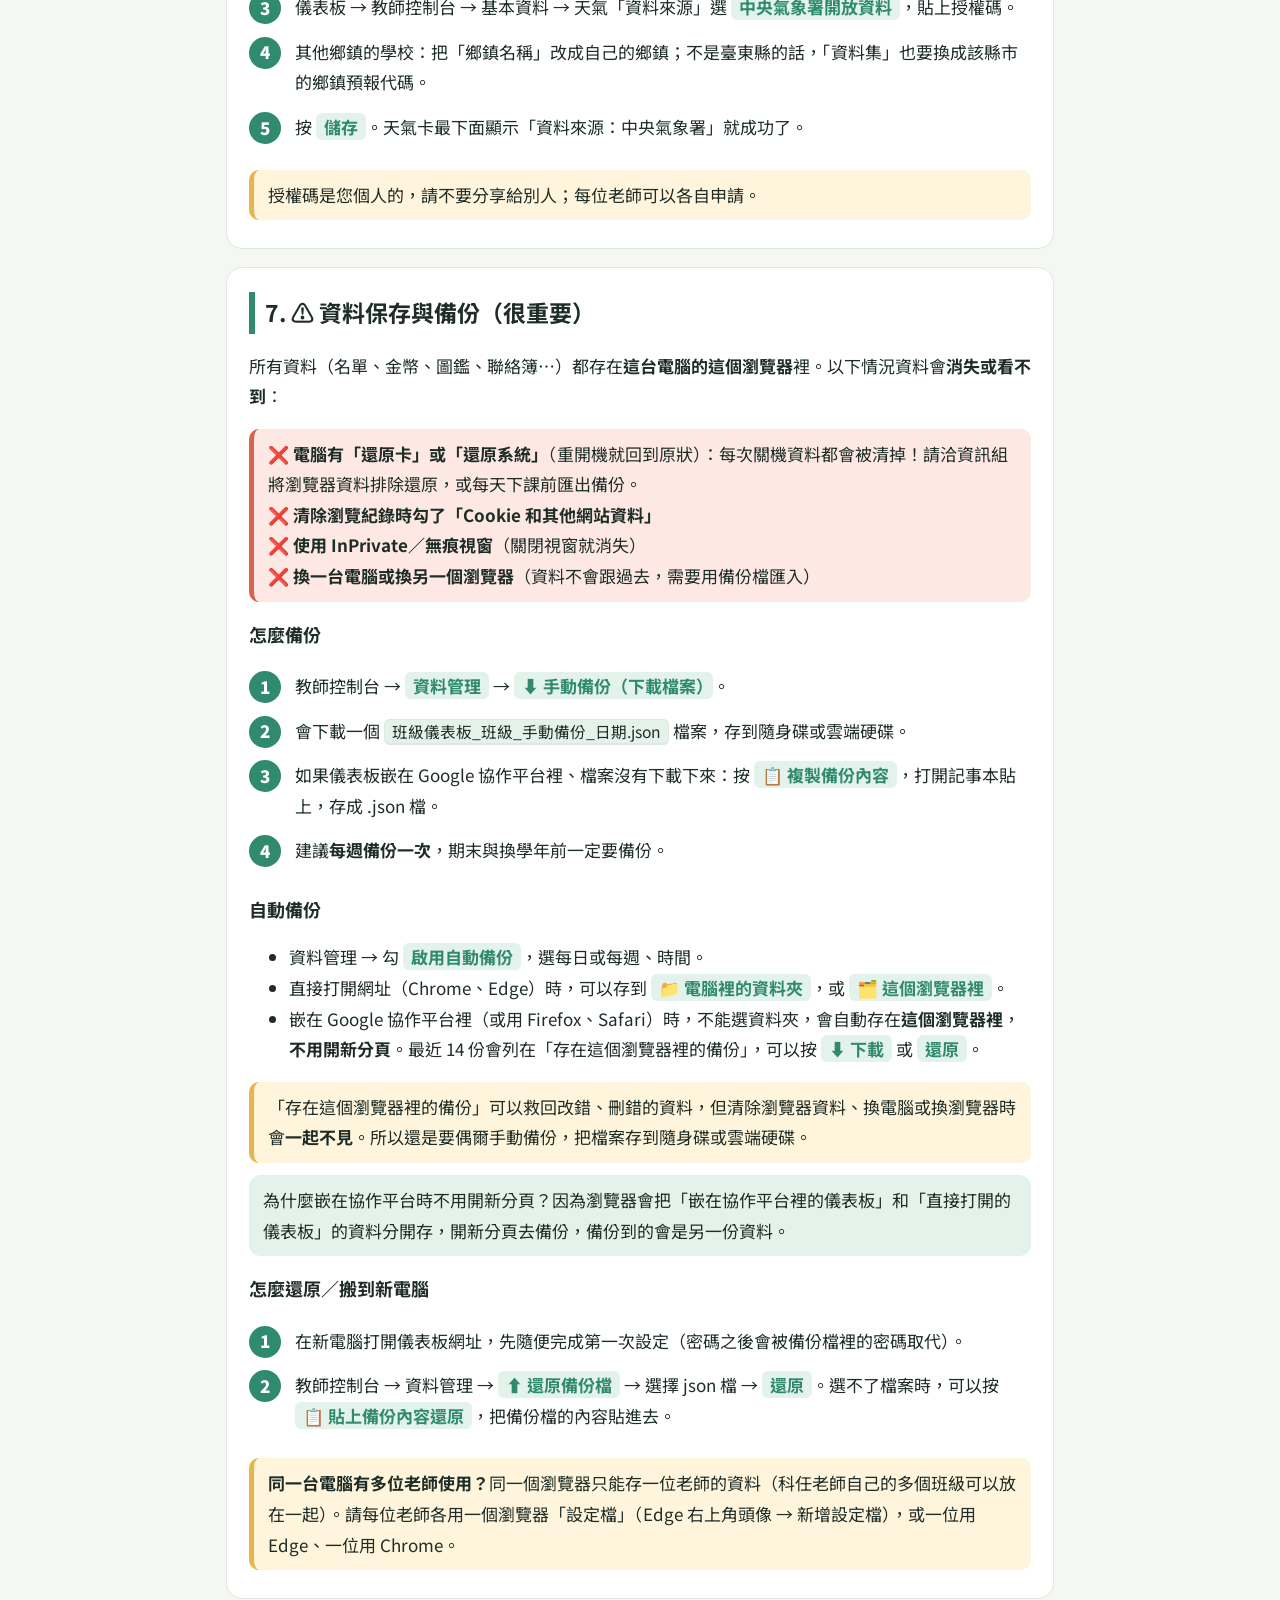
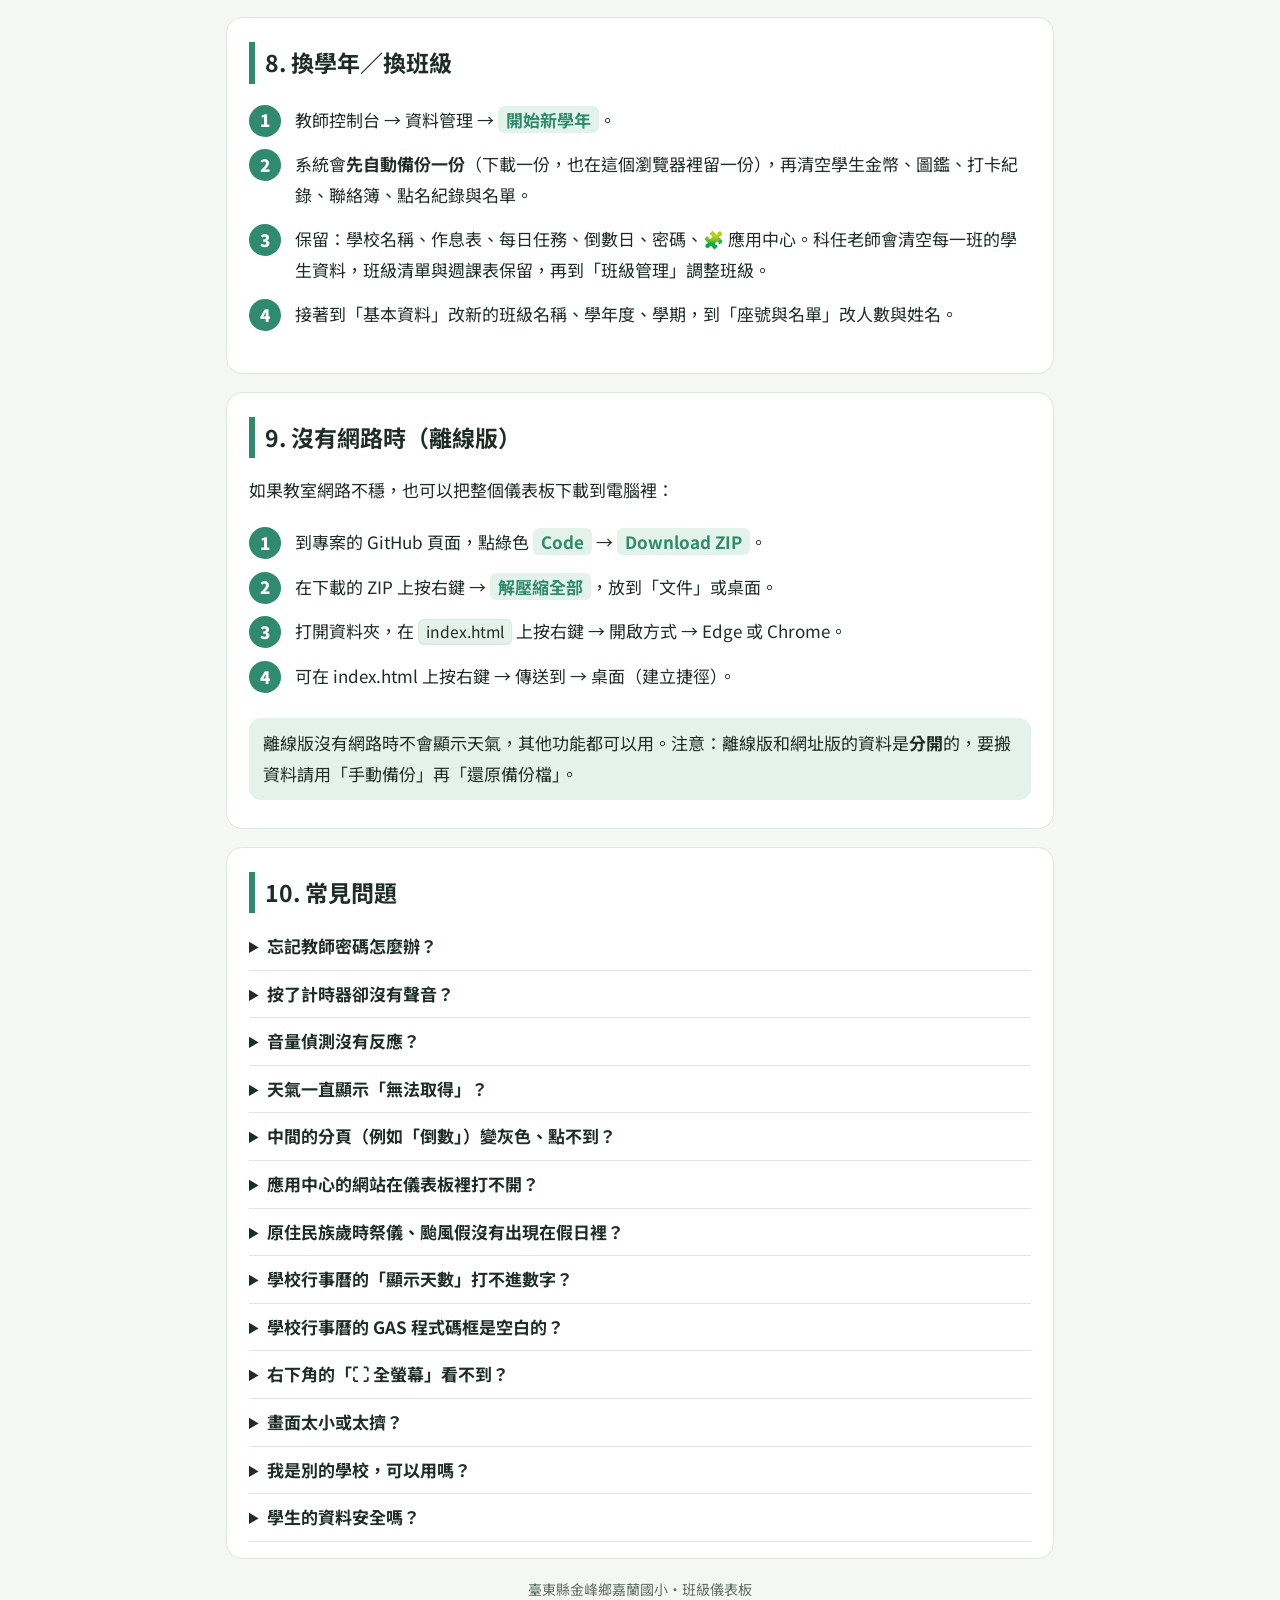
<file: guide.html>
<!DOCTYPE html>
<html lang="zh-Hant-TW">
<head>
<meta charset="UTF-8">
<meta name="viewport" content="width=device-width, initial-scale=1">
<title>班級儀表板使用說明</title>
<link rel="icon" href="images/favicon-32.png" type="image/png" sizes="32x32">
<link rel="apple-touch-icon" href="images/apple-touch-icon.png" sizes="180x180">
<link rel="stylesheet" href="https://fonts.googleapis.com/css2?family=Noto+Sans+TC:wght@400;700;900&display=swap">
<style>
  :root { --bg: #f4f7f2; --card: #fff; --text: #1f2d27; --muted: #5d6f66; --accent: #2f8a6e; --accent-soft: #e3f2ea; --warn: #fff4dc; --warn-line: #e8b44c; --danger: #fde8e4; --danger-line: #d9634f; --line: #dfe7e1; }
  @media (prefers-color-scheme: dark) { :root:not([data-theme="light"]) { --bg: #122019; --card: #1a2b23; --text: #e8f1ec; --muted: #9db3a7; --accent: #6fc7a5; --accent-soft: #20392e; --warn: #3a3220; --warn-line: #c99a3a; --danger: #3d2420; --danger-line: #d9634f; --line: #2c4237; } }
  * { box-sizing: border-box; }
  body { margin: 0; font-family: "Noto Sans TC", "Microsoft JhengHei", sans-serif; background: var(--bg); color: var(--text); line-height: 1.8; font-size: 17px; }
  header { background: linear-gradient(160deg, #2b5876, #2f5c46); color: #fff; padding: 40px 16px 34px; text-align: center; }
  header h1 { margin: 0; font-size: clamp(26px, 5vw, 38px); }
  header p { margin: 8px 0 0; opacity: .9; }
  header a.open { display: inline-block; margin-top: 18px; background: #fff; color: #2f5c46; font-weight: 900; padding: 12px 26px; border-radius: 999px; text-decoration: none; }
  main { max-width: 860px; margin: 0 auto; padding: 24px 16px 60px; }
  nav.toc { background: var(--card); border: 1px solid var(--line); border-radius: 16px; padding: 14px 20px; margin-bottom: 24px; }
  nav.toc ol { margin: 0; padding-left: 22px; columns: 2; }
  @media (max-width: 600px) { nav.toc ol { columns: 1; } }
  nav.toc a { color: var(--accent); text-decoration: none; }
  section { background: var(--card); border: 1px solid var(--line); border-radius: 16px; padding: 6px 22px 16px; margin-bottom: 18px; }
  h2 { font-size: 23px; border-left: 6px solid var(--accent); padding-left: 10px; margin: 18px 0 10px; }
  h3 { font-size: 18px; margin: 16px 0 4px; }
  ol.steps { counter-reset: s; list-style: none; padding: 0; }
  ol.steps > li { counter-increment: s; position: relative; padding: 4px 0 10px 46px; }
  ol.steps > li::before { content: counter(s); position: absolute; left: 0; top: 4px; width: 32px; height: 32px; border-radius: 50%; background: var(--accent); color: #fff; font-weight: 900; display: grid; place-items: center; }
  kbd { background: var(--accent-soft); border: 1px solid var(--line); border-bottom-width: 2px; border-radius: 6px; padding: 0 7px; font-family: inherit; font-size: .92em; }
  .btnname { background: var(--accent-soft); color: var(--accent); padding: 1px 8px; border-radius: 6px; font-weight: 700; white-space: nowrap; }
  .note { background: var(--accent-soft); border-radius: 12px; padding: 10px 14px; margin: 12px 0; }
  .warn { background: var(--warn); border-left: 5px solid var(--warn-line); border-radius: 10px; padding: 10px 14px; margin: 12px 0; }
  .danger { background: var(--danger); border-left: 5px solid var(--danger-line); border-radius: 10px; padding: 10px 14px; margin: 12px 0; }
  table { width: 100%; border-collapse: collapse; font-size: 15px; }
  th, td { border-bottom: 1px solid var(--line); padding: 8px 6px; text-align: left; vertical-align: top; }
  th { color: var(--muted); font-weight: 700; }
  .url { word-break: break-all; font-weight: 700; color: var(--accent); }
  details { border-bottom: 1px solid var(--line); padding: 8px 0; }
  summary { cursor: pointer; font-weight: 700; }
  footer { text-align: center; color: var(--muted); font-size: 14px; }
</style>
</head>
<body>
<header>
  <img src="images/school-logo.png" alt="嘉蘭國小校徽" width="72" height="72" style="border-radius:50%;background:#fff;box-shadow:0 2px 12px rgba(0,0,0,.25);margin-bottom:10px" onerror="this.style.display='none'">
  <h1>🌄 班級儀表板 使用說明</h1>
  <p>臺東縣金峰鄉嘉蘭國小・給老師們的安裝與操作指南</p>
  <a class="open" href="./">開啟班級儀表板 →</a>
  <p style="margin-top:12px">第一次用？看圖一步一步學：<a class="open" href="https://classboard-teaching.netlify.app/" target="_blank" rel="noopener">📘 儀表板零基礎教學網 ↗</a></p>
</header>

<main>
  <nav class="toc">
    <ol>
      <li><a href="#what">先看這裡：不用安裝</a></li>
      <li><a href="#first">第一次使用（5 分鐘）</a></li>
      <li><a href="#desktop">放到桌面，一鍵開啟</a></li>
      <li><a href="#daily">每天上課怎麼用</a></li>
      <li><a href="#teacher">教師控制台</a></li>
      <li><a href="#weather">天氣設定（選用）</a></li>
      <li><a href="#data">⚠️ 資料保存與備份</a></li>
      <li><a href="#year">換學年／換班級</a></li>
      <li><a href="#offline">沒有網路時（離線版）</a></li>
      <li><a href="#faq">常見問題</a></li>
    </ol>
  </nav>

  <section id="what">
    <h2>1. 先看這裡：不用安裝任何程式</h2>
    <div class="note">📘 想看有圖、可以打勾記進度的完整教學，請到 <a href="https://classboard-teaching.netlify.app/" target="_blank" rel="noopener">儀表板零基礎教學網</a>（儀表板最下面一排的 <span class="btnname">📘 教學網</span> 也能打開）。</div>
    <p>班級儀表板是一個<b>網頁</b>，只要用瀏覽器打開網址就能用，不需要安裝軟體，也不需要管理員權限。</p>
    <p>網址：<span class="url" id="siteUrl">（本頁的上一層網址）</span></p>
    <table>
      <tr><th>需要</th><th>說明</th></tr>
      <tr><td>瀏覽器</td><td><b>Microsoft Edge</b> 或 <b>Google Chrome</b>（教學桌機內建的 Edge 就可以）</td></tr>
      <tr><td>網路</td><td>第一次開啟與顯示天氣需要網路；其他功能斷網也能繼續用</td></tr>
      <tr><td>麥克風（選用）</td><td>只有「音量偵測」功能需要</td></tr>
      <tr><td>喇叭（選用）</td><td>計時器鈴聲、環境音</td></tr>
    </table>
    <div class="note">💡 每位老師的資料是分開的：資料存在「那一台電腦的那個瀏覽器」裡，不會傳到網路上，也不會和其他老師混在一起。</div>
  </section>

  <section id="first">
    <h2>2. 第一次使用（約 5 分鐘）</h2>
    <ol class="steps">
      <li>在<b>教室要投影的那台電腦</b>打開 Edge 或 Chrome，輸入上面的網址（或點本頁上方的「開啟班級儀表板」）。</li>
      <li>先選身分：<span class="btnname">導師（一個班）</span> 或 <span class="btnname">科任老師（多個班）</span>。科任老師請看下方說明；導師接著會出現設定視窗，依序確認：
        <ul>
          <li><b>學校名稱</b>（已預填，可修改）</li>
          <li><b>班級名稱</b>：改成您的班級，例如「三年甲班」</li>
          <li><b>學年度</b>（只填數字，例如 115）與<b>學期</b></li>
          <li><b>最大座號</b>：點選人數按鈕或直接輸入</li>
          <li><b>空號</b>：有轉出的座號才填，例如 <kbd>7、15</kbd>，沒有就空白</li>
        </ul>
      </li>
      <li>設定<b>教師密碼</b>（至少 4 碼，輸入兩次）。這個密碼用來進入「教師控制台」，請記下來。</li>
      <li>按 <span class="btnname">開始使用</span>，完成！</li>
      <li>建議接著進入 <span class="btnname">🔒 教師控制台</span> → <span class="btnname">座號與名單</span> 輸入學生姓名（可從 Excel 整欄複製貼上；不想顯示姓名也可以空白，只用座號）。</li>
    </ol>
    <div class="warn"><b>科任老師（教好幾個班）：</b>選「科任老師（多個班）」後，每一列填一個班（班級名稱例如「六甲」、科目例如「自然」、最大座號、空號），按「＋ 再加一班」可以繼續加。設定完成後，首頁班級名稱下方會出現 <span class="btnname">⇄ 換班級</span>，點一下就能切換；每一班的名單、金幣、作業、聯絡簿、每日任務和公告都分開。到「教師控制台 → 週課表」在每一格下方選「這節是哪一班」，上課時間到就會自動換班（可在「班級管理」關閉）。</div>
  </section>

  <section id="desktop">
    <h2>3. 放到桌面，以後一鍵開啟</h2>
    <h3>方法 A：Edge 安裝成「應用程式」（推薦）</h3>
    <ol class="steps">
      <li>用 Edge 開啟班級儀表板。</li>
      <li>點右上角 <kbd>⋯</kbd> → <span class="btnname">應用程式</span> → <span class="btnname">將此網站安裝為應用程式</span>。</li>
      <li>名稱可改成「班級儀表板」，按 <span class="btnname">安裝</span>。</li>
      <li>之後桌面與開始功能表會出現圖示，點兩下就會以獨立視窗開啟，沒有網址列，畫面更大。</li>
    </ol>
    <h3>方法 B：Chrome 建立捷徑</h3>
    <ol class="steps">
      <li>用 Chrome 開啟班級儀表板。</li>
      <li>點右上角 <kbd>⋮</kbd> → <span class="btnname">投放、儲存及分享</span> → <span class="btnname">建立捷徑…</span>。</li>
      <li>勾選 <span class="btnname">以視窗開啟</span>，按 <span class="btnname">建立</span>。</li>
    </ol>
    <h3>方法 C：最簡單</h3>
    <p>把瀏覽器網址列左邊的 🔒 圖示直接<b>拖曳到桌面</b>，就會產生一個捷徑。</p>
    <div class="note">💡 想要開機就自動出現？Edge：設定 → <b>開始、首頁和新索引標籤</b> → 「Microsoft Edge 啟動時」選「開啟這些頁面」→ 新增儀表板網址。</div>
  </section>

  <section id="daily">
    <h2>4. 每天上課怎麼用</h2>
    <table>
      <tr><th>想做的事</th><th>操作</th></tr>
      <tr><td>投影全螢幕</td><td>右下角 <span class="btnname">⛶ 全螢幕</span>（直接打開網址時）。若嵌在 Google Sites，請用 <span class="btnname">↗ 新分頁全螢幕</span> 或 <span class="btnname">⤢ 放大模式</span>；離開放大按 <kbd>Esc</kbd></td></tr>
      <tr><td>只顯示大時鐘</td><td>右下角 <span class="btnname">👁️ 簡潔</span>，點一下畫面回來</td></tr>
      <tr><td>寫聯絡簿</td><td>首頁左欄 <span class="btnname">聯絡簿</span>，輸入一項按 <kbd>Enter</kbd>，可以一項一項加</td></tr>
      <tr><td>公告跑馬燈</td><td>點左上角公告列（需教師密碼），一行一則；作業未繳／待訂正會自動列出（含跨天）；每日任務若勾「顯示在公告」也會顯示</td></tr>
      <tr><td>倒數計時／番茄鐘</td><td>首頁中間的分頁，時間到會響鈴</td></tr>
      <tr><td>3D 島嶼倒數（v1.11.0）</td><td>「倒數」分頁會顯示一座慢慢轉動的山林小島（樹、雲、瀑布，班上的動物在島上散步），上方是彩色倒數膠囊。最後 10 秒膠囊變紅並跳動，時間到動物跳起來、撒彩帶。平板卡卡時到「教師控制台 → 基本資料 → 🎬 動畫效果」改成 <span class="btnname">簡潔</span></td></tr>
      <tr><td>📅 學校行事曆（v1.20.0）</td><td>教師控制台 → <span class="btnname">📅 學校行事曆</span>：第一次先照「📖 GAS 程式碼與 3 分鐘設定步驟」部署 Google Apps Script（按 <span class="btnname">📋 複製 GAS 程式碼</span> 貼到 script.google.com，部署成網頁應用程式：執行身分「我」、誰可以存取「所有人」），把 /exec 網址貼回來按 <span class="btnname">儲存網址</span>。之後勾選要讓學生知道的活動，就會出現在跑馬燈（例如「📅 今天 11/24（二） 08:30 朝會」），過期自動消失。新活動預設不勾；可以搜尋、設定排除關鍵字（例如：教師, 會議, 研習）、<span class="btnname">全選目前顯示</span>、<span class="btnname">全部取消</span>，顯示天數 1～30 天（預設 7）。點首頁公告打開的畫面也能直接勾選（同一份資料）。科任老師每一班各自勾選</td></tr>
      <tr><td>🎵 跳舞音樂（v1.19.0）</td><td>選了 🎡 彩色轉盤時，按 <span class="btnname">開始</span> 會一邊跳舞一邊播放音樂（重複播放）；<span class="btnname">暫停</span> 時音樂停住，再按開始接著播；時間到先停音樂再響鈴。計時器下面的 <span class="btnname">🎵</span> 按一下就關掉（變 🔇），再按一次打開。音量和試聽在 教師控制台 → <span class="btnname">基本資料</span> → 🎬 動畫效果 →「🎵 跳舞音樂」（改了馬上生效）。播放時環境音和「我的音樂」會先停，結束後自動恢復；監考時不播。中間換成自己的圖片或「減少動態效果」時知心不跳舞，但音樂照樣播</td></tr>
      <tr><td>💃 知心跳舞（v1.18.0）</td><td>選了 🎡 彩色轉盤時，按 <span class="btnname">開始</span> 後知心會站在中間的圓上跳舞，一直跳到時間到；按 <span class="btnname">暫停</span> 停在當下的動作，時間到換回半身照跳一跳＋鈴聲。不用設定。電腦和 Android 平板播透明影片，iPad、iPhone 播動態圖片，看起來一樣。系統設定「減少動態效果」、或中間換成自己的圖片時不會跳舞。切到別的工具、監考或瀏覽器在背景時會自動暫停</td></tr>
      <tr><td>🎡 彩色轉盤倒數（v1.17.0）</td><td>教師控制台 → <span class="btnname">基本資料</span> → 🎬 動畫效果 →「倒數計時的畫面」選 <b>🎡 彩色轉盤</b>。上方是剩下的時間，中間是知心；時間過去，彩色色塊會從最上面開始一格一格變暗，計時中外圈的小燈泡像跑馬燈一樣轉；時間到知心會跳起來，鈴聲照常響。同一個地方可以按 <span class="btnname">🖼️ 換成自己的圖片</span>（建議用去背的 PNG）或 <span class="btnname">↩️ 恢復知心</span>；自己的圖片只存在這台電腦的瀏覽器裡，不在備份檔裡</td></tr>
      <tr><td>抽號</td><td>中間 <span class="btnname">抽號</span>，可勾「不重複」</td></tr>
      <tr><td>抽號動畫（v1.11.0）</td><td>按 <span class="btnname">抽號</span> 會播放動畫：🎰 拉霸機、🎡 幸運轉盤、🥚 扭蛋機、🃏 翻牌、🐾 班寵抽號，預設每次隨機。按 <span class="btnname">⏭ 跳過動畫</span> 或點一下畫面直接看結果。可在「教師控制台 → 基本資料 → 🎬 動畫效果」固定一種或 <span class="btnname">關閉動畫</span></td></tr>
      <tr><td>教室太吵</td><td>中間 <span class="btnname">音量</span> → 開始偵測（允許麥克風）。可調「雜音過濾」與「安靜校正」，減輕咳嗽、掉筆、拖桌椅的誤判；連續大聲講話仍會提示太吵</td></tr>
      <tr><td>監考（v1.10.0）</td><td>底部 <span class="btnname">📝 監考</span>（不需密碼），全畫面打開監考看板；考試中環境音、音樂和動畫會先暫停。上方有 <span class="btnname">🔄 重新載入</span>、<span class="btnname">↗ 用新分頁打開</span>、<span class="btnname">⛶ 全螢幕</span>、<span class="btnname">✕ 回到儀表板</span>（會再確認一次）。看板網址在「教師控制台 → 基本資料 → 📝 監考看板」修改，也可以把按鈕隱藏</td></tr>
      <tr><td>🧩 應用中心（v1.14.0）</td><td>底部 <span class="btnname">🧩 應用</span>（不需密碼），點應用卡片就打開；可用分類篩選、應用多時可搜尋。「在儀表板裡打開」的應用和監考一樣全畫面（<span class="btnname">✕ 回到儀表板</span> 會再確認，Esc 不會關掉）；「用新分頁打開」的應用會開新分頁。📌 釘選的應用（最多 3 個）直接出現在最下面一排；螢幕比較窄時收進 <span class="btnname">🧩 應用</span>。監考是第一個內建應用；v1.15.0 起還有 <b>🏝️ 嘉蘭樂學島</b>（新分頁）、<b>🧰 嘉蘭工具箱</b>（在儀表板裡，柯北老師會持續加入新工具）、<b>📘 儀表板教學網</b>（新分頁）三個預設應用，沒有釘選，可以自己釘選、編輯或刪除（刪掉後不會再自動出現）</td></tr>
      <tr id="reading-wall"><td>📚 閱讀成果牆（v1.21.0）</td><td>底部 <span class="btnname">📚 閱讀成果牆</span>（有空位時會自動釘選），或 <span class="btnname">🧩 應用</span> → <span class="btnname">📚 閱讀成果牆</span>：在儀表板裡全畫面打開全班的閱讀成果，投影給大家看；打不開時按上方 <span class="btnname">↗ 用新分頁打開</span>。網址：<a href="https://reading-wall.pages.dev/" target="_blank" rel="noopener">reading-wall.pages.dev</a>。第一次在儀表板裡打開，可能要再輸入一次班級代碼或老師登入（資料是同一份）。<br>老師要看怎麼架設、怎麼用：成果牆卡片或打開後上方的 <span class="btnname">📖 使用教學</span>，或應用中心的 <span class="btnname">📖 閱讀牆使用教學</span>（新分頁）：<a href="https://readingwall.netlify.app/#top" target="_blank" rel="noopener">readingwall.netlify.app</a>。兩個都是預設應用，可以在「教師控制台 → 🧩 應用中心」編輯、取消釘選或刪除，刪掉後不會再自動加回來。</td></tr>
      <tr><td>🎌 國定假日（v1.16.0）</td><td>不用設定。放假的日子作息表會顯示「🎌 今天 行憲紀念日 放假」，<span class="btnname">📅 整週課表</span> 和 📒 一週作業的放假日是紅色、寫上假日名稱，上方日期後面也會寫。跑馬燈會提前 3 天提醒，例如「🎌 明天起 12/25（五）～12/27（日） 行憲紀念日連假 3 天」；有補班、補課會提醒「⚠️ …要上課」。原住民族歲時祭儀、颱風假、補課等學校自己的日子，請到教師控制台 → <span class="btnname">🎌 假日</span> 的「本校自訂」加入</td></tr>
      <tr><td>放背景音</td><td>右下環境音：溪流、微風、細雨、鳥鳴、蟲鳴</td></tr>
      <tr><td>放自己的音樂（v1.9.1）</td><td>環境音下方「🎵 我的音樂」：<span class="btnname">📁 上傳檔案</span>（可一次選多首）、<span class="btnname">📂 加入資料夾</span>（整個資料夾的音樂一次加入）或 <span class="btnname">🔗 加入網址</span>（mp3 等音樂檔的直接網址）。嵌在 Google 協作平台裡也能用，<b>不用開新分頁</b>：音樂會存一份在這個瀏覽器裡，重新整理後也能播；清單下方會顯示佔用多少空間。換電腦或清除瀏覽器資料時要重新加入</td></tr>
      <tr><td>一週作業</td><td>「作業／任務」→「📅 一週作業」，或聯絡簿上方按鈕。排好週一～五後按儲存；也可「套用到每天」。隔天即可檢查</td></tr>
      <tr><td>主題色</td><td>右上角 🎨，可選櫻花粉紫、極光藍、螢光橘、流光綠、星空夜、晨曦金、原始</td></tr>
      <tr><td>作業檢查</td><td>底部 <span class="btnname">作業／任務</span> →「作業檢查」。今天聯絡簿寫的作業隔天出現；先點上方的 <span class="btnname">✓ 完成</span>（預設）、<span class="btnname">✏️ 要訂正</span> 或 <span class="btnname">✗ 沒交</span>，再點座號；點錯再點一次會改回沒交（v1.12.0）。完成 +1 金幣。可「＋補登作業」或「不需檢查」</td></tr>
      <tr><td>每日任務打卡</td><td>同一頁切到「每日任務」，選項目後點座號；點錯再點一次取消。今天請假、曠課的同學會變淡並標上假別，不算「尚未完成」</td></tr>
      <tr><td>點名（v1.9.0）</td><td>點班級名稱下方的 <span class="btnname">🙋 點名</span>，或底部 <span class="btnname">🙋 點名</span>（需教師密碼）。先選 <span class="btnname">病假</span>、<span class="btnname">事假</span>、<span class="btnname">公假</span>、<span class="btnname">曠課</span> 或 <span class="btnname">遲到</span>，再點座號；再點一次改回出席。也可按 <span class="btnname">👌 全部出席</span>、<span class="btnname">✅ 完成點名</span>。首頁會顯示「今日缺席 2 人：03 號（病假）…」或「今日全到 🎉」，跑馬燈也會自動加上（可關閉）。預設只顯示座號，不顯示姓名。抽號會跳過今天缺席的同學</td></tr>
    </table>
    <h3>🌿 金幣與山林圖鑑（班級經營）</h3>
    <ul>
      <li>每完成一項任務 +1 金幣；老師也可以在控制台加減金幣。</li>
      <li>每位學生每累積 <b>10 金幣</b>，就會在山林裡「發現」一種新物種（鳥類、動物、昆蟲、植物共 40 種，以嘉蘭在地物種為主）。</li>
      <li>全班金幣累積 <b>100</b>，「班級山林」升一級，背景會長出更多樹，大家發現的物種也會出現在背景裡。</li>
      <li><b>📒 金幣存摺（v1.13.0）</b>：底部 <span class="btnname">全班夥伴</span> → 點學生，看「💰 餘額」「📈 累計獲得」「🎁 已兌換」和每一筆金幣紀錄，<b>不需要密碼</b>。可按 <span class="btnname">📋 複製紀錄</span> 或 <span class="btnname">⬇️ 下載 CSV</span>。</li>
      <li><b>🎁 兌換獎品（v1.13.0）</b>：在金幣存摺按 <span class="btnname">🎁 兌換獎品</span>（要教師密碼），從獎品清單點選或直接輸入名稱和金幣。金幣不夠不能兌換；兌換錯了按 <span class="btnname">撤銷</span> 退回金幣（紀錄會保留並標上「已撤銷」）。兌換不會讓物種進度和班級山林倒退。</li>
    </ul>
  </section>

  <section id="teacher">
    <h2>5. 教師控制台</h2>
    <p>點底部 <span class="btnname">🔒 教師控制台</span>，輸入密碼。解鎖後按鈕會變成黃色的 <span class="btnname">🔓 已解鎖 X 分</span>。</p>
    <h3>📅 填寫週課表（三種方法）</h3>
    <p>教師控制台 → <span class="btnname">週課表</span>。填好後，首頁作息表會依今天星期幾顯示「第一節 國語」，左上的 <span class="btnname">📅 整週課表</span> 可以看整週。</p>
    <ol class="steps">
      <li><b>直接輸入</b>：在格子裡打科目，或從下拉選單挑（國語、數學、族語、學扶…）。</li>
      <li><b>從 Excel／校務系統貼上</b>：選取整張課表（含左邊節次欄）→ 複製 → 展開「從 Excel 或校務系統貼上」→ 貼上 → 按 <span class="btnname">填入格子</span>。標題列和早自修、午休列會自動略過。</li>
      <li><b>用課表照片</b>：展開「用課表照片產生」→ 按 <span class="btnname">複製 AI 指令</span> → 打開 Claude、ChatGPT 或 Gemini，上傳課表照片並貼上指令 → 把 AI 回覆的文字貼回「從 Excel 貼上」的框框 → 填入格子。<b>AI 偶爾會看錯字，請核對後再儲存。</b></li>
    </ol>
    <div class="note">每一節的上下課時間在 <span class="btnname">作息時間</span> 分頁設定，預設已有第一～九節。如果課表某一節顯示「未設定時間」，請到作息時間補上。</div>

    <h3>🎌 國定假日與本校自訂</h3>
    <p>教師控制台 → <span class="btnname">🎌 假日</span>。國定假日已經內建（行政院人事行政總處公布的 2026、2027 年辦公日曆），2028 年以後會在連上網路時自動下載。</p>
    <ul>
      <li><b>設定</b>：要不要顯示國定假日、公告提前幾天提醒（1／3／7 天，預設 3 天）、要不要提醒補班、要不要自動從網路下載。改好按 <span class="btnname">儲存設定</span>。</li>
      <li><b>本校自訂</b>：按 <span class="btnname">＋ 新增本校放假／補課</span>，選日期（一段日期就填結束日期）、類型（🎌 放假／📚 上課（補課））、名稱（例如歲時祭儀、颱風假、校慶補假）。補課要選「這天上哪一天的課」。本校自訂優先於國定假日，所有班級共用、包含在備份裡，開始新學年會保留。</li>
      <li>放假的平日不排課，科任老師的自動換班也會跳過；補課日照選的那一天課表上課。</li>
    </ul>

    <h3>🛡️ 防止學生亂改</h3>
    <ul>
      <li>公告、班級資料、加扣金幣<b>一定要密碼</b>才能修改。</li>
      <li>聯絡簿、倒數日預設也要老師解鎖才能新增或刪除（上鎖時會顯示「🔒 老師解鎖後才能新增」）。若想讓小老師自己登記，可在「基本資料」勾選「允許不輸入密碼就新增／刪除聯絡簿、倒數日」。</li>
      <li>解鎖後只要 <b>5 分鐘沒有操作就會自動上鎖</b>；離開座位前也可以到「資料管理」按 <span class="btnname">登出教師模式</span> 立即上鎖。重新整理頁面也會上鎖。</li>
      <li>任務打卡不用密碼，方便學生自己點座號；點錯的打卡學生可以自己取消，老師也可以在「加扣金幣」調整。</li>
    </ul>
    <table>
      <tr><th>分頁</th><th>可以做什麼</th></tr>
      <tr><td>基本資料</td><td>公告、校名、班級名稱、學年度、學期、天氣來源</td></tr>
      <tr><td>班級管理</td><td>切換身分（導師／科任老師）；科任老師可新增、改名、排序、刪除班級，開關「依課表自動換班」</td></tr>
      <tr><td>座號與名單</td><td>最大座號、空號、學生姓名</td></tr>
      <tr><td>週課表</td><td>星期一～五 × 第一～九節的科目格子（空白＝沒課）；可從 Excel 貼上或用照片產生，見下方說明</td></tr>
      <tr><td>作息時間</td><td>每一節的時間（全週共用）；早自修、午休等非上課時段可用「星期」欄填 <kbd>一二四五</kbd> 代表週三沒有</td></tr>
      <tr><td>每日任務</td><td>每天要打卡的項目，例如繳交作業、打掃完成；可勾「顯示在公告」，尚未完成的座號會自動出現在跑馬燈</td></tr>
      <tr><td>加扣金幣／兌換</td><td>上方切換：<span class="btnname">➕ 加扣分</span> 選座號（可多選、全選）→ 按 +1、+5、−1 等，可填原因，會永久記在學生的金幣存摺；<span class="btnname">🎁 兌換</span> 點一位學生再選獎品或直接輸入，下方有這一班的兌換紀錄和「撤銷」；<span class="btnname">🏷️ 獎品清單</span> 設定常用獎品和金幣（所有班級共用）</td></tr>
      <tr><td>🧩 應用中心</td><td>新增常用教學網站（圖示、名稱、https 網址、說明、分類、在儀表板裡打開或用新分頁打開）；編輯、刪除（會再確認）、↑↓ 排順序、📌 釘選（最多 3 個）、▶ 試開。所有班級共用，包含在備份裡，開始新學年保留（v1.14.0）</td></tr>
      <tr><td>📜 更新紀錄</td><td>每一版新增、修改、移除、修正了什麼（v1.13.0）。更新後第一次打開會自動跳出「🆕 這次更新了什麼」；點畫面下方的版本號也能看</td></tr>
      <tr><td>資料管理</td><td>手動備份（下載檔案或複製備份內容）、還原（選檔案或貼上內容）、自動備份（資料夾或這個瀏覽器裡）、變更密碼、開始新學年、完全重設</td></tr>
    </table>
  </section>

  <section id="weather">
    <h2>6. 天氣設定（選用）</h2>
    <p>預設使用免費的 Open-Meteo 天氣資料，<b>不用設定就能顯示金峰鄉天氣</b>。</p>
    <p>若想改用<b>中央氣象署</b>的鄉鎮預報：</p>
    <ol class="steps">
      <li>到 <b>opendata.cwa.gov.tw</b> 免費註冊會員並登入。</li>
      <li>點「取得授權碼」，複製那串 <kbd>CWA-</kbd> 開頭的文字。</li>
      <li>儀表板 → 教師控制台 → 基本資料 → 天氣「資料來源」選 <span class="btnname">中央氣象署開放資料</span>，貼上授權碼。</li>
      <li>其他鄉鎮的學校：把「鄉鎮名稱」改成自己的鄉鎮；不是臺東縣的話，「資料集」也要換成該縣市的鄉鎮預報代碼。</li>
      <li>按 <span class="btnname">儲存</span>。天氣卡最下面顯示「資料來源：中央氣象署」就成功了。</li>
    </ol>
    <div class="warn">授權碼是您個人的，請不要分享給別人；每位老師可以各自申請。</div>
  </section>

  <section id="data">
    <h2>7. ⚠️ 資料保存與備份（很重要）</h2>
    <p>所有資料（名單、金幣、圖鑑、聯絡簿…）都存在<b>這台電腦的這個瀏覽器</b>裡。以下情況資料會<b>消失或看不到</b>：</p>
    <div class="danger">
      <b>❌ 電腦有「還原卡」或「還原系統」</b>（重開機就回到原狀）：每次關機資料都會被清掉！請洽資訊組將瀏覽器資料排除還原，或每天下課前匯出備份。<br>
      <b>❌ 清除瀏覽紀錄時勾了「Cookie 和其他網站資料」</b><br>
      <b>❌ 使用 InPrivate／無痕視窗</b>（關閉視窗就消失）<br>
      <b>❌ 換一台電腦或換另一個瀏覽器</b>（資料不會跟過去，需要用備份檔匯入）
    </div>
    <h3>怎麼備份</h3>
    <ol class="steps">
      <li>教師控制台 → <span class="btnname">資料管理</span> → <span class="btnname">⬇️ 手動備份（下載檔案）</span>。</li>
      <li>會下載一個 <kbd>班級儀表板_班級_手動備份_日期.json</kbd> 檔案，存到隨身碟或雲端硬碟。</li>
      <li>如果儀表板嵌在 Google 協作平台裡、檔案沒有下載下來：按 <span class="btnname">📋 複製備份內容</span>，打開記事本貼上，存成 .json 檔。</li>
      <li>建議<b>每週備份一次</b>，期末與換學年前一定要備份。</li>
    </ol>
    <h3>自動備份</h3>
    <ul>
      <li>資料管理 → 勾 <span class="btnname">啟用自動備份</span>，選每日或每週、時間。</li>
      <li>直接打開網址（Chrome、Edge）時，可以存到 <span class="btnname">📁 電腦裡的資料夾</span>，或 <span class="btnname">🗂️ 這個瀏覽器裡</span>。</li>
      <li>嵌在 Google 協作平台裡（或用 Firefox、Safari）時，不能選資料夾，會自動存在<b>這個瀏覽器裡</b>，<b>不用開新分頁</b>。最近 14 份會列在「存在這個瀏覽器裡的備份」，可以按 <span class="btnname">⬇️ 下載</span> 或 <span class="btnname">還原</span>。</li>
    </ul>
    <div class="warn">「存在這個瀏覽器裡的備份」可以救回改錯、刪錯的資料，但清除瀏覽器資料、換電腦或換瀏覽器時會<b>一起不見</b>。所以還是要偶爾手動備份，把檔案存到隨身碟或雲端硬碟。</div>
    <div class="note">為什麼嵌在協作平台時不用開新分頁？因為瀏覽器會把「嵌在協作平台裡的儀表板」和「直接打開的儀表板」的資料分開存，開新分頁去備份，備份到的會是另一份資料。</div>
    <h3>怎麼還原／搬到新電腦</h3>
    <ol class="steps">
      <li>在新電腦打開儀表板網址，先隨便完成第一次設定（密碼之後會被備份檔裡的密碼取代）。</li>
      <li>教師控制台 → 資料管理 → <span class="btnname">⬆️ 還原備份檔</span> → 選擇 json 檔 → <span class="btnname">還原</span>。選不了檔案時，可以按 <span class="btnname">📋 貼上備份內容還原</span>，把備份檔的內容貼進去。</li>
    </ol>
    <div class="warn"><b>同一台電腦有多位老師使用？</b>同一個瀏覽器只能存一位老師的資料（科任老師自己的多個班級可以放在一起）。請每位老師各用一個瀏覽器「設定檔」（Edge 右上角頭像 → 新增設定檔），或一位用 Edge、一位用 Chrome。</div>
  </section>

  <section id="year">
    <h2>8. 換學年／換班級</h2>
    <ol class="steps">
      <li>教師控制台 → 資料管理 → <span class="btnname">開始新學年</span>。</li>
      <li>系統會<b>先自動備份一份</b>（下載一份，也在這個瀏覽器裡留一份），再清空學生金幣、圖鑑、打卡紀錄、聯絡簿、點名紀錄與名單。</li>
      <li>保留：學校名稱、作息表、每日任務、倒數日、密碼、🧩 應用中心。科任老師會清空每一班的學生資料，班級清單與週課表保留，再到「班級管理」調整班級。</li>
      <li>接著到「基本資料」改新的班級名稱、學年度、學期，到「座號與名單」改人數與姓名。</li>
    </ol>
  </section>

  <section id="offline">
    <h2>9. 沒有網路時（離線版）</h2>
    <p>如果教室網路不穩，也可以把整個儀表板下載到電腦裡：</p>
    <ol class="steps">
      <li>到專案的 GitHub 頁面，點綠色 <span class="btnname">Code</span> → <span class="btnname">Download ZIP</span>。</li>
      <li>在下載的 ZIP 上按右鍵 → <span class="btnname">解壓縮全部</span>，放到「文件」或桌面。</li>
      <li>打開資料夾，在 <kbd>index.html</kbd> 上按右鍵 → 開啟方式 → Edge 或 Chrome。</li>
      <li>可在 index.html 上按右鍵 → 傳送到 → 桌面（建立捷徑）。</li>
    </ol>
    <div class="note">離線版沒有網路時不會顯示天氣，其他功能都可以用。注意：離線版和網址版的資料是<b>分開</b>的，要搬資料請用「手動備份」再「還原備份檔」。</div>
  </section>

  <section id="faq">
    <h2>10. 常見問題</h2>
    <details><summary>忘記教師密碼怎麼辦？</summary>
      <p>密碼只存在這台電腦，無法查詢。若有備份檔，可清除這個網站的資料後重新設定，再匯入備份（備份檔中的密碼會一起還原，請先確認記得備份當時的密碼）。若都沒有，只能重新開始。</p></details>
    <details><summary>按了計時器卻沒有聲音？</summary>
      <p>請確認電腦喇叭沒有靜音。瀏覽器規定要先在頁面上點一下才能播放聲音，按「開始」就算點過了。</p></details>
    <details><summary>音量偵測沒有反應？</summary>
      <p>網址列左側的圖示 → 網站權限 → 麥克風設為「允許」，再重新整理頁面。</p></details>
    <details><summary>天氣一直顯示「無法取得」？</summary>
      <p>通常是網路暫時中斷，系統會每 5 分鐘自動重試，並保留最後一次成功的資料。若使用氣象署，請確認授權碼正確。</p></details>
    <details><summary>中間的分頁（例如「倒數」）變灰色、點不到？</summary>
      <p>舊版在螢幕比較矮（投影機、嵌在協作平台、瀏覽器放大）時，分頁裡的內容會往上蓋住分頁列。v1.12.1 已修正：請按 <kbd>Ctrl</kbd> + <kbd>Shift</kbd> + <kbd>R</kbd> 重新整理，確認左下角版本是 v1.12.1 以上。內容放不下時，可以在分頁裡上下捲動。</p></details>
    <details><summary>應用中心的網站在儀表板裡打不開？</summary>
      <p>有些網站（例如 Google 的服務、許多登入頁面）不允許被放在別的網頁裡，畫面會空白或顯示「拒絕連線」。請按上方的 <span class="btnname">↗ 用新分頁打開</span>；常常這樣的話，到「教師控制台 → 🧩 應用中心」按 <span class="btnname">✏️ 編輯</span>，把開啟方式改成「用新分頁打開」。另外網址一定要 <kbd>https://</kbd> 開頭。</p></details>
    <details><summary>原住民族歲時祭儀、颱風假沒有出現在假日裡？</summary>
      <p>國定假日只有全國一起放的假。歲時祭儀（各族日期不同）、颱風假、校慶補假、學校的補課日，請到教師控制台 → <span class="btnname">🎌 假日</span> →「本校自訂」自己加；加好後作息表、課表和公告都會跟著變。</p></details>
    <details><summary>學校行事曆的「顯示天數」打不進數字？</summary>
      <p>v1.20.0 的天數框是白底白字，其實有打進去只是看不到。v1.20.1 已修正：請按 <kbd>Ctrl</kbd> + <kbd>Shift</kbd> + <kbd>R</kbd> 重新整理。打好天數（1～30）按 <kbd>Enter</kbd> 或點別的地方就會套用。</p></details>
    <details><summary>學校行事曆的 GAS 程式碼框是空白的？</summary>
      <p>v1.20.1 以前程式碼框是白底白字，其實有程式碼只是看不到。v1.20.2 已改成深色底、亮色字：請按 <kbd>Ctrl</kbd> + <kbd>Shift</kbd> + <kbd>R</kbd> 重新整理，打開「📖 GAS 程式碼與 3 分鐘設定步驟」就能捲動閱讀；部署時一樣按 <span class="btnname">📋 複製 GAS 程式碼</span>。</p></details>
    <details><summary>右下角的「⛶ 全螢幕」看不到？</summary>
      <p>v1.21.0 以前，1280 寬的螢幕（或 1920×1080 開了 150% 縮放）最下面一排太寬，右邊的按鈕會被擠到畫面外。v1.21.1 已修正，不用再把瀏覽器縮小：請按 <kbd>Ctrl</kbd> + <kbd>Shift</kbd> + <kbd>R</kbd> 重新整理。最下面一排放不下時，版權文字會變成「…」，真的還放不下會換到第二行；如果瀏覽器之前縮小過，按 <kbd>Ctrl</kbd> + <kbd>0</kbd> 回到 100%。</p></details>
    <details><summary>畫面太小或太擠？</summary>
      <p>按 <kbd>F11</kbd> 全螢幕；或按 <kbd>Ctrl</kbd> + <kbd>-</kbd>／<kbd>+</kbd> 縮放，<kbd>Ctrl</kbd> + <kbd>0</kbd> 恢復。</p></details>
    <details><summary>我是別的學校，可以用嗎？</summary>
      <p>可以！第一次設定時把學校名稱改掉即可；天氣地點在教師控制台 → 基本資料修改（Open-Meteo 填學校的緯度、經度）。</p></details>
    <details><summary>學生的資料安全嗎？</summary>
      <p>資料不會上傳到任何伺服器，只存在本機瀏覽器。教師密碼是為了防止學生誤改，並非高強度保護，建議不要輸入身分證字號、電話等敏感個資，姓名也可以只填暱稱或不填。</p></details>
  </section>
  <footer>臺東縣金峰鄉嘉蘭國小・班級儀表板</footer>
</main>
<script>
  document.getElementById('siteUrl').textContent = new URL('./', location.href).href;
</script>
</body>
</html>
</file>
<file: css/style.css>
:root {
  --text: #eef5ee;
  --muted: #a9c2b4;
  --panel: rgba(14, 36, 30, .7);
  --panel-strong: rgba(10, 28, 24, .82);
  --line: rgba(255, 255, 255, .13);
  --accent: #8fd694;
  --accent-2: #5fb8a0;
  --gold: #f5c46b;
  --danger: #ff8a7a;
  --radius: 18px;
  --m1: #7d9fb0; --m1s: #6e90a2;
  --m2: #4f7d6c; --m2s: #456f60;
  --m3: #2f5c46; --m3s: #28503c;
  --m4: #234a35;
  --cloud: rgba(255,255,255,.75);
}
* { box-sizing: border-box; }
html, body { margin: 0; height: 100%; }
body {
  font-family: "Noto Sans TC", "Microsoft JhengHei", system-ui, sans-serif;
  color: var(--text);
  background: #16302a;
  overflow: hidden;
}
button, input, select, textarea { font: inherit; color: inherit; }
button { cursor: pointer; }
.hidden { display: none !important; }

/* ---------- 背景 ---------- */
#scene { position: fixed; inset: 0; z-index: 0; }
#scene svg { width: 100%; height: 100%; display: block; }
.m1 { fill: var(--m1); } .m1s { fill: var(--m1s); }
.m2 { fill: var(--m2); } .m2s { fill: var(--m2s); }
.m3 { fill: var(--m3); } .m3s { fill: var(--m3s); }
.m4 { fill: var(--m4); }
.m { transition: fill 2s; }
.cloud ellipse { fill: var(--cloud); transition: fill 2s; }
.cloud { animation: drift 90s linear infinite; }
.cloud.c2 { animation-duration: 130s; animation-delay: -40s; }
.cloud.c3 { animation-duration: 110s; animation-delay: -70s; }
@keyframes drift { from { transform: translateX(-400px); } to { transform: translateX(1800px); } }
.river { animation: shimmer 6s ease-in-out infinite alternate; }
@keyframes shimmer { from { opacity: .6; } to { opacity: 1; } }
#stars circle { fill: #fff; animation: twinkle 3s ease-in-out infinite alternate; }
@keyframes twinkle { from { opacity: .2; } to { opacity: 1; } }
body.night { --m1: #2c3e55; --m1s: #26374c; --m2: #1f3340; --m2s: #1b2d39; --m3: #16282c; --m3s: #132326; --m4: #0f1f1f; --cloud: rgba(180,190,220,.25); }
body.dusk  { --m1: #8a7aa0; --m1s: #7c6d92; --m2: #5c5f78; --m2s: #52556c; --m3: #34465a; --m3s: #2e3f51; --m4: #263a3d; --cloud: rgba(255,210,190,.7); }

#critters { position: absolute; inset: 0; pointer-events: none; overflow: hidden; }
.critter { position: absolute; font-size: 28px; filter: drop-shadow(0 2px 3px rgba(0,0,0,.35)); }
.critter.fly { animation: fly linear infinite; }
/* v1.8.1：動物來回走時會轉身。emoji 預設臉朝左，往右走時左右翻轉，往左走時恢復 */
.critter.walk { animation: walk ease-in-out infinite; }
.critter.flutter { animation: flutter ease-in-out infinite alternate; }
.critter.sway { animation: sway 4s ease-in-out infinite alternate; transform-origin: bottom center; }
@keyframes fly { 0% { transform: translateX(-10vw) translateY(0) scaleX(-1); } 25% { transform: translateX(25vw) translateY(-20px) scaleX(-1); } 50% { transform: translateX(55vw) translateY(10px) scaleX(-1); } 75% { transform: translateX(85vw) translateY(-15px) scaleX(-1); } 100% { transform: translateX(115vw) translateY(0) scaleX(-1); } }
@keyframes walk {
  0%     { transform: translateX(0) scaleX(-1); }
  49.9%  { transform: translateX(120px) scaleX(-1); }
  50%    { transform: translateX(120px) scaleX(1); }
  100%   { transform: translateX(0) scaleX(1); }
}
@keyframes flutter { 0% { transform: translate(0,0) rotate(-8deg); } 50% { transform: translate(40px,-30px) rotate(8deg); } 100% { transform: translate(80px,10px) rotate(-4deg); } }
@keyframes sway { from { transform: rotate(-4deg); } to { transform: rotate(4deg); } }

/* ---------- 版面 ---------- */
#app {
  position: relative; z-index: 1;
  height: 100vh; display: grid;
  grid-template-rows: auto 1fr auto;
  gap: 14px; padding: 14px 18px;
}
.glass {
  background: var(--panel);
  border: 1px solid var(--line);
  border-radius: var(--radius);
  backdrop-filter: blur(14px) saturate(1.2);
  -webkit-backdrop-filter: blur(14px) saturate(1.2);
  box-shadow: 0 10px 30px rgba(0,0,0,.25);
}
.label { font-size: 12px; letter-spacing: .18em; color: var(--muted); margin-bottom: 10px; font-weight: 700; }

/* 頂部 */
/* 頂部兩列：第一列校名置中、統計在右；第二列公告橫跨整個寬度，可以一次顯示更多內容 */
.topbar { display: grid; grid-template-columns: 1fr auto 1fr; grid-template-areas: ". brand stats" "ann ann ann"; gap: 10px 16px; align-items: center; }
.topbar .brand { grid-area: brand; position: relative; }
/* 校徽掛在校名左側、不佔排版寬度，讓校名文字真正置中 */
.topbar .stats { grid-area: stats; }
.topbar .announce { grid-area: ann; }
.announce { display: flex; align-items: center; gap: 10px; padding: 10px 14px; overflow: hidden; min-width: 0; }
.announce .tag { background: var(--gold); color: #3a2b05; font-weight: 900; padding: 3px 10px; border-radius: 999px; font-size: 14px; flex: none; }
.marquee { overflow: hidden; white-space: nowrap; flex: 1; mask-image: linear-gradient(90deg, transparent, #000 4%, #000 96%, transparent); }
.marquee span { display: inline-block; padding-left: 100%; animation: marquee 22s linear infinite; font-size: var(--ann-size, 38px); font-weight: 700; line-height: 1.35; letter-spacing: .04em; text-shadow: 0 2px 6px rgba(0,0,0,.5); }
@keyframes marquee { to { transform: translateX(-100%); } }
.announce { cursor: pointer; }
.marquee span.placeholder { color: var(--muted); }
.ann-edit { flex: none; border: 0; background: rgba(255,255,255,.1); width: 30px; height: 30px; border-radius: 50%; color: var(--muted); }
.announce:hover .ann-edit { background: var(--accent-2); color: #fff; }
.w-src { font-size: 11px; color: var(--muted); margin-top: 6px; opacity: .8; }
.brand { display: flex; align-items: center; justify-content: center; gap: 12px; text-align: center; text-shadow: 0 2px 12px rgba(0,0,0,.45); }
.topbar .school-logo {
  width: clamp(48px, 6vw, 72px); height: clamp(48px, 6vw, 72px);
  border-radius: 50%; object-fit: cover; flex: none;
  background: radial-gradient(circle at 40% 35%, #fff 0%, #f3f7f4 55%, rgba(255,255,255,.55) 70%, transparent 72%);
  box-shadow: 0 0 0 3px rgba(255,255,255,.35), 0 4px 18px rgba(0,0,0,.35), 0 0 28px rgba(168, 230, 200, .35);
}
.brand-text { min-width: 0; }
.brand .school { font-size: 15px; letter-spacing: .2em; opacity: .9; }
.brand h1 { margin: 2px 0 0; font-size: clamp(26px, 3vw, 42px); font-weight: 900; letter-spacing: .12em; }
.stats { justify-self: end; display: flex; align-items: center; gap: 16px; padding: 8px 16px; }
.stat { display: flex; align-items: center; gap: 6px; }
.stat b { font-size: 20px; }
.stat small { color: var(--muted); font-size: 12px; white-space: nowrap; }
.ico { width: 26px; height: 26px; border-radius: 50%; display: grid; place-items: center; font-size: 14px; }
.ico.coin { background: var(--gold); color: #5a3c00; font-weight: 900; }
.ico.energy { background: #6cc3e0; color: #08303c; }
.forest-meter { min-width: 150px; }
.fm-head { display: flex; justify-content: space-between; font-size: 12px; color: var(--muted); gap: 8px; }
.fm-head b { color: var(--accent); }
.bar { height: 8px; background: rgba(255,255,255,.12); border-radius: 99px; overflow: hidden; margin-top: 4px; }
.bar i { display: block; height: 100%; width: 0; background: linear-gradient(90deg, var(--accent-2), var(--accent)); border-radius: 99px; transition: width .6s; }

/* 頁面 */
#pages { position: relative; min-height: 0; }
.page { position: absolute; inset: 0; display: none; }
.page.active { display: block; animation: fadein .35s; }
@keyframes fadein { from { opacity: 0; transform: translateY(8px); } to { opacity: 1; transform: none; } }
.home-grid { height: 100%; display: grid; grid-template-columns: minmax(260px, 1fr) minmax(380px, 1.6fr) minmax(250px, .9fr); gap: 14px; }
.panel { padding: 16px; min-height: 0; display: flex; flex-direction: column; }
.right-col { display: flex; flex-direction: column; gap: 14px; min-height: 0; }

.tabs { display: flex; gap: 6px; background: rgba(0,0,0,.2); padding: 4px; border-radius: 12px; margin-bottom: 14px; flex-wrap: wrap; }
.tabs button { flex: 1; border: 0; background: transparent; padding: 7px 8px; border-radius: 9px; color: var(--muted); font-weight: 500; white-space: nowrap; }
.tabs button.active { background: var(--accent-2); color: #fff; font-weight: 700; }
.tab-body, .tool-body { flex: 1; min-height: 0; display: flex; flex-direction: column; }
.tab-body { overflow: auto; }
.tool-body { align-items: center; justify-content: flex-start; gap: 14px; overflow-y: auto; overflow-x: hidden; }
/* v1.12.1：內容不夠高時上下置中；太高時從上面開始排、可捲動，不會往上蓋住分頁列 */
.tool-body::before, .tool-body::after { content: ''; margin: auto; }
.panel.center > .tabs { position: relative; z-index: 3; flex-shrink: 0; }
.empty { color: var(--muted); font-size: 14px; line-height: 1.7; padding: 8px 0; }

/* 作息表 */
.now-period { background: rgba(143,214,148,.15); border: 1px solid rgba(143,214,148,.4); border-radius: 12px; padding: 10px 12px; margin-bottom: 10px; }
.now-period .np-name { font-size: 22px; font-weight: 900; }
.now-period .np-sub { font-size: 13px; color: var(--muted); margin-top: 2px; }
.sched-list { list-style: none; margin: 0; padding: 0; }
.sched-list li { display: flex; justify-content: space-between; padding: 7px 10px; border-radius: 9px; font-size: 15px; }
.sched-list li.past { opacity: .45; }
.sched-list li.now { background: var(--accent-2); font-weight: 700; }
.sched-list li span:first-child { color: var(--muted); font-variant-numeric: tabular-nums; }
.sched-list li.now span:first-child { color: #fff; }

/* 聯絡簿 */
.contact-list { margin: 0 0 8px; padding-left: 0; list-style: none; counter-reset: c; }
.contact-list li { counter-increment: c; display: flex; gap: 10px; align-items: flex-start; padding: 8px 6px; border-bottom: 1px dashed var(--line); font-size: 19px; line-height: 1.45; }
.contact-list li::before { content: counter(c); flex: none; width: 26px; height: 26px; border-radius: 50%; background: var(--gold); color: #3a2b05; font-weight: 900; display: grid; place-items: center; font-size: 14px; margin-top: 2px; }
.contact-list li .txt { flex: 1; }
.contact-list li .del, .cd-list .del { border: 0; background: transparent; color: var(--muted); opacity: .4; font-size: 16px; }
.contact-list li:hover .del, .cd-list li:hover .del { opacity: 1; }
.inline-form { display: flex; gap: 8px; margin-top: auto; padding-top: 10px; }
.inline-form input { flex: 1; min-width: 0; background: rgba(0,0,0,.25); border: 1px solid var(--line); border-radius: 10px; padding: 9px 12px; }
.inline-form button { border: 0; background: var(--accent-2); border-radius: 10px; width: 42px; font-size: 20px; color: #fff; }
.cd-form { flex-wrap: wrap; }
.lock-hint { margin-top: auto; border: 1px dashed var(--line); background: rgba(0,0,0,.2); color: var(--muted); border-radius: 10px; padding: 8px 12px; font-size: 13px; }
.lock-hint:hover { color: var(--text); border-color: var(--accent-2); }
.lock-hint + .inline-form { margin-top: 0; }
.inline-form :disabled { opacity: .35; cursor: not-allowed; }
body.unlocked #consoleBtn { color: var(--gold); background: rgba(245,196,107,.15); }
.cd-form #cdDate { flex: 0 0 150px; color-scheme: dark; }

/* 倒數日 */
.cd-list { list-style: none; margin: 0; padding: 0; display: flex; flex-direction: column; gap: 8px; }
.cd-list li { display: flex; align-items: center; gap: 10px; background: rgba(0,0,0,.18); padding: 10px 12px; border-radius: 12px; }
.cd-list .days { font-size: 30px; font-weight: 900; color: var(--gold); min-width: 64px; text-align: right; font-variant-numeric: tabular-nums; }
.cd-list .days small { font-size: 14px; color: var(--muted); margin-left: 2px; }
.cd-list .info { flex: 1; }
.cd-list .info b { display: block; font-size: 17px; }
.cd-list .info span { font-size: 12px; color: var(--muted); }

/* 中間工具 */
.big-clock { font-size: clamp(64px, 9vw, 150px); font-weight: 900; font-variant-numeric: tabular-nums; letter-spacing: .02em; line-height: 1; text-shadow: 0 4px 24px rgba(0,0,0,.35); }
.big-clock span { font-size: .4em; color: var(--muted); margin-left: 6px; }
.big-clock.ringing { color: var(--danger); animation: blink .5s steps(2) infinite; }
@keyframes blink { 50% { opacity: .3; } }
.clock-sub { font-size: 20px; color: var(--muted); text-align: center; }
.btn-row { display: flex; gap: 8px; flex-wrap: wrap; justify-content: center; align-items: center; }
.btn-row button, .primary, .btn { border: 1px solid var(--line); background: rgba(255,255,255,.08); padding: 9px 16px; border-radius: 12px; font-weight: 500; }
.btn-row button:hover, .btn:hover { background: rgba(255,255,255,.16); }
.primary { background: var(--accent-2) !important; border-color: transparent !important; color: #fff; font-weight: 700 !important; padding: 10px 22px !important; }
.primary:hover { filter: brightness(1.1); }
.btn.danger { background: rgba(255,138,122,.18); border-color: rgba(255,138,122,.5); }
.chk { display: flex; align-items: center; gap: 6px; font-size: 14px; color: var(--muted); }
.pomo-mode { font-size: 22px; font-weight: 700; color: var(--accent); }
.pomo-mode.break { color: var(--gold); }
.pomo-count { color: var(--muted); }

.task-select { background: rgba(0,0,0,.3); border: 1px solid var(--line); border-radius: 10px; padding: 8px 12px; font-size: 18px; }
.task-select option { background: #1b3a32; }
.task-ring { position: relative; width: min(210px, 30vh); aspect-ratio: 1; }
.task-ring svg { width: 100%; height: 100%; transform: rotate(-90deg); }
.ring-bg { fill: none; stroke: rgba(255,255,255,.12); stroke-width: 10; }
.ring-fg { fill: none; stroke: var(--accent); stroke-width: 10; stroke-linecap: round; stroke-dasharray: 314.16; stroke-dashoffset: 314.16; transition: stroke-dashoffset .6s; }
.ring-text { position: absolute; inset: 0; display: grid; place-content: center; text-align: center; }
.ring-text b { font-size: 52px; line-height: 1; }
.ring-text span { color: var(--muted); }
.ring-text i { font-style: normal; }
.task-missing { color: var(--muted); text-align: center; max-width: 90%; font-size: 15px; }
.task-missing b { color: var(--gold); }

.draw-num { font-size: clamp(90px, 13vw, 190px); font-weight: 900; line-height: 1; color: var(--gold); text-shadow: 0 6px 30px rgba(245,196,107,.4); font-variant-numeric: tabular-nums; }
.draw-num.rolling { color: var(--text); text-shadow: none; }
.draw-name { font-size: 24px; color: var(--muted); }
.draw-history { font-size: 14px; color: var(--muted); max-width: 90%; text-align: center; }

.noise-face { font-size: 80px; transition: transform .2s; }
.noise-meter { position: relative; width: 80%; height: 26px; background: rgba(255,255,255,.1); border-radius: 99px; overflow: hidden; }
.noise-meter i { position: absolute; left: 0; top: 0; bottom: 0; width: 0; background: linear-gradient(90deg, #7fd09a, #f5c46b 60%, #ff7a6a); transition: width .1s; }
.noise-meter b { position: absolute; top: 0; bottom: 0; width: 3px; background: #fff; left: 60%; }
.noise-text { font-size: 22px; font-weight: 700; }

/* 右欄 */
.weather { flex: none; }
.w-date { font-size: 18px; font-weight: 700; }
.w-main { display: flex; align-items: baseline; gap: 10px; margin: 8px 0 4px; }
.w-main span { font-size: 44px; align-self: center; }
.w-main b { font-size: 38px; }
.w-main small { color: var(--muted); }
.w-loc { font-size: 14px; color: var(--muted); }
.w-desc { font-size: 14px; margin-top: 4px; }
.ambient { flex: 1; overflow: auto; }
.amb-list { list-style: none; margin: 0 0 10px; padding: 0; display: flex; flex-direction: column; gap: 6px; }
.amb-list li { display: flex; align-items: center; gap: 10px; padding: 8px 10px; border-radius: 12px; cursor: pointer; border: 1px solid transparent; }
.amb-list li:hover { background: rgba(255,255,255,.07); }
.amb-list li.on { background: rgba(95,184,160,.3); border-color: var(--accent-2); }
.amb-list .ai { font-size: 26px; width: 40px; height: 40px; display: grid; place-items: center; border-radius: 10px; background: rgba(0,0,0,.2); }
.amb-list b { display: block; font-size: 15px; }
.amb-list small { color: var(--muted); font-size: 12px; }
.music { border-top: 1px solid var(--line); padding-top: 10px; margin: 0 0 10px; display: flex; flex-direction: column; gap: 8px; }
.music-head { display: flex; align-items: center; justify-content: space-between; gap: 6px; flex-wrap: wrap; }
.music-head b { font-size: 15px; }
.music-add { display: flex; gap: 6px; flex-wrap: wrap; }
.music .btn { padding: 5px 10px; font-size: 13px; border-radius: 10px; }
.music-url { display: flex; gap: 6px; }
.music-url input { flex: 1; min-width: 0; padding: 6px 10px; border-radius: 10px; border: 1px solid var(--line); background: rgba(0,0,0,.2); }
.music-perm { border: 1px dashed var(--accent-2); background: rgba(95,184,160,.18); color: inherit; border-radius: 10px; padding: 7px 10px; font-size: 13px; text-align: left; }
.music-perm:hover { background: rgba(95,184,160,.3); }
.music-player { background: rgba(0,0,0,.18); border-radius: 12px; padding: 8px 10px; display: flex; flex-direction: column; gap: 4px; }
.music-now { font-size: 14px; font-weight: 700; white-space: nowrap; overflow: hidden; text-overflow: ellipsis; }
.music-prog { display: flex; align-items: center; gap: 6px; font-size: 11px; color: var(--muted); font-variant-numeric: tabular-nums; }
.music-prog input { flex: 1; min-width: 0; }
.music-ctrl { display: flex; justify-content: center; gap: 8px; }
.music-ctrl button { border: 1px solid var(--line); background: rgba(255,255,255,.08); width: 36px; height: 32px; border-radius: 10px; font-size: 15px; display: grid; place-items: center; padding: 0; }
.music-ctrl button:hover { background: rgba(255,255,255,.16); }
.music-ctrl .mplay { background: var(--accent-2); border-color: transparent; color: #fff; width: 44px; }
.music-ctrl button.active { border-color: var(--accent-2); }
.music-list { list-style: none; margin: 0; padding: 0; display: flex; flex-direction: column; gap: 4px; max-height: 190px; overflow: auto; }
.music-list li { display: flex; align-items: center; gap: 6px; padding: 6px 8px; border-radius: 10px; cursor: pointer; border: 1px solid transparent; font-size: 13px; }
.music-list li:hover { background: rgba(255,255,255,.07); }
.music-list li.on { background: rgba(95,184,160,.3); border-color: var(--accent-2); }
.music-list li.missing .mn b { opacity: .6; }
.music-list .mi { width: 14px; color: var(--accent); flex: none; text-align: center; }
.music-list .mn { flex: 1; min-width: 0; }
.music-list .mn b { display: block; font-weight: 500; white-space: nowrap; overflow: hidden; text-overflow: ellipsis; }
.music-list .mn small { display: block; color: #ffb3a7; font-size: 11px; }
.music-list .mbadge { flex: none; font-size: 10px; padding: 1px 6px; border-radius: 99px; background: rgba(255,255,255,.12); color: var(--muted); }
.music-list .mbadge.url { background: rgba(122,215,255,.18); }
.music-list .mre { flex: none; border: 1px solid var(--accent-2); background: transparent; border-radius: 8px; font-size: 11px; padding: 2px 6px; }
.music-list .mdel { flex: none; border: 0; background: transparent; color: var(--muted); opacity: .5; font-size: 14px; padding: 0 2px; }
.music-list .mdel:hover { opacity: 1; color: #ff8a7a; }
.music-empty { margin: 0; color: var(--muted); font-size: 12px; line-height: 1.6; }
.music-store { margin: 4px 0 0; color: var(--muted); font-size: 11px; line-height: 1.5; }
.vol { display: flex; align-items: center; gap: 8px; font-size: 13px; color: var(--muted); }
.vol input { flex: 1; }
input[type=range] { accent-color: var(--accent); }

/* 底部導覽 */
.bottomnav { display: flex; gap: 4px; padding: 6px; align-items: center; justify-self: start; width: 100%; }
.bottomnav button { border: 0; background: transparent; border-radius: 12px; padding: 6px 14px; display: flex; flex-direction: column; align-items: center; font-size: 12px; color: var(--muted); gap: 2px; }
.bottomnav button span { font-size: 20px; }
.bottomnav button.active { background: rgba(95,184,160,.35); color: #fff; }
.bottomnav button:hover { color: #fff; }
.bottomnav .spacer { flex: 1; }

/* 內頁 */
.page-panel { height: 100%; overflow: auto; }
.page-head { display: flex; align-items: center; justify-content: space-between; flex-wrap: wrap; gap: 10px; margin-bottom: 8px; }
.page-head h2 { margin: 0; font-size: 26px; }
.page-head h2 small { font-size: 15px; color: var(--muted); font-weight: 400; margin-left: 8px; }
.hint { color: var(--muted); font-size: 14px; margin: 0 0 14px; }
.hint b { color: var(--gold); }
.task-tabs { display: flex; gap: 6px; flex-wrap: wrap; }
.task-tabs button { border: 1px solid var(--line); background: rgba(0,0,0,.2); padding: 7px 14px; border-radius: 99px; color: var(--muted); }
.task-tabs button.active { background: var(--accent-2); color: #fff; border-color: transparent; font-weight: 700; }
.task-tabs button em { font-style: normal; font-size: 12px; opacity: .8; margin-left: 4px; }

.seat-grid { display: grid; grid-template-columns: repeat(auto-fill, minmax(92px, 1fr)); gap: 10px; }
.seat { aspect-ratio: 1.1; border-radius: 16px; border: 2px solid var(--line); background: rgba(255,255,255,.06); display: flex; flex-direction: column; align-items: center; justify-content: center; gap: 2px; transition: transform .15s, background .2s; }
.seat:hover { transform: translateY(-2px); background: rgba(255,255,255,.12); }
.seat b { font-size: 34px; line-height: 1; font-variant-numeric: tabular-nums; }
.seat small { font-size: 13px; color: var(--muted); max-width: 90%; overflow: hidden; text-overflow: ellipsis; white-space: nowrap; }
.seat.done { background: linear-gradient(160deg, #6cc49a, #3f9c7c); border-color: #a6efc4; }
.seat.done small { color: #eafff2; }
.seat.done::after { content: '✓'; position: absolute; }
.seat { position: relative; }
.seat.done::after { top: 6px; right: 10px; font-weight: 900; }
.seat.pop { animation: pop .35s; }
@keyframes pop { 50% { transform: scale(1.12); } }

.student-grid { display: grid; grid-template-columns: repeat(auto-fill, minmax(190px, 1fr)); gap: 12px; }
.s-card { text-align: left; border: 1px solid var(--line); background: rgba(0,0,0,.2); border-radius: 16px; padding: 12px; display: flex; flex-direction: column; gap: 6px; }
.s-card:hover { background: rgba(255,255,255,.08); }
.s-card .s-top { display: flex; align-items: center; gap: 10px; }
.s-card .s-no { width: 40px; height: 40px; border-radius: 12px; background: var(--accent-2); display: grid; place-items: center; font-weight: 900; font-size: 18px; flex: none; }
.s-card .s-name { font-weight: 700; font-size: 17px; }
.s-card .s-coin { font-size: 13px; color: var(--gold); }
.s-card .s-sp { font-size: 22px; letter-spacing: 2px; min-height: 30px; overflow: hidden; white-space: nowrap; text-overflow: ellipsis; }
.s-card .s-next { font-size: 12px; color: var(--muted); }
.s-card .bar { margin-top: 0; }

.dex-grid { display: grid; grid-template-columns: repeat(auto-fill, minmax(200px, 1fr)); gap: 12px; }
.dex-card { border-radius: 16px; padding: 14px; background: rgba(0,0,0,.22); border: 1px solid var(--line); display: flex; flex-direction: column; gap: 6px; position: relative; overflow: hidden; }
.dex-card .d-emo { font-size: 46px; width: 72px; height: 72px; border-radius: 50%; display: grid; place-items: center; background: rgba(255,255,255,.08); border: 2px solid var(--cat); }
.dex-card .d-name { font-size: 19px; font-weight: 900; }
.dex-card .d-meta { font-size: 12px; display: flex; gap: 6px; flex-wrap: wrap; }
.dex-card .d-meta span { padding: 2px 8px; border-radius: 99px; background: rgba(255,255,255,.1); }
.dex-card .d-meta .cat { background: var(--cat); color: #10261f; font-weight: 700; }
.dex-card .d-meta .r3 { background: var(--gold); color: #3a2b05; font-weight: 700; }
.dex-card .d-desc { font-size: 13px; color: var(--muted); line-height: 1.6; }
.dex-card.locked .d-emo { filter: brightness(0) opacity(.5); }
.dex-card.locked .d-name { color: var(--muted); }

.stat-cards { display: grid; grid-template-columns: repeat(auto-fit, minmax(160px, 1fr)); gap: 12px; margin-bottom: 18px; }
.stat-card { background: rgba(0,0,0,.22); border: 1px solid var(--line); border-radius: 16px; padding: 14px; }
.stat-card small { color: var(--muted); }
.stat-card b { display: block; font-size: 32px; margin-top: 4px; }
.stats-two { display: grid; grid-template-columns: 1fr 1.4fr; gap: 20px; }
.stats-two h3 { margin: 0 0 10px; font-size: 17px; }
.week-chart { display: flex; align-items: flex-end; gap: 10px; height: 220px; padding: 10px; background: rgba(0,0,0,.18); border-radius: 14px; }
.week-chart .wc { flex: 1; display: flex; flex-direction: column; align-items: center; gap: 6px; height: 100%; justify-content: flex-end; }
.week-chart .wc i { width: 70%; background: linear-gradient(180deg, var(--accent), var(--accent-2)); border-radius: 8px 8px 3px 3px; min-height: 3px; transition: height .6s; }
.week-chart .wc span { font-size: 12px; color: var(--muted); }
.week-chart .wc b { font-size: 13px; }
.seat-bars { display: flex; flex-direction: column; gap: 5px; max-height: 360px; overflow: auto; padding-right: 6px; }
.seat-bars .sb { display: grid; grid-template-columns: 110px 1fr 40px; gap: 8px; align-items: center; font-size: 13px; }
.seat-bars .sb .bar { height: 12px; margin: 0; }
.seat-bars .sb .bar i { background: linear-gradient(90deg, #d9a640, var(--gold)); }
.seat-bars .sb span:last-child { text-align: right; color: var(--gold); }

/* 簡潔模式 */
body.clean #app { display: none; }
.clean-clock { position: fixed; inset: 0; z-index: 2; display: grid; place-content: center; text-align: center; cursor: pointer; text-shadow: 0 6px 40px rgba(0,0,0,.5); }
.clean-clock .cc-time { font-size: clamp(100px, 18vw, 280px); font-weight: 900; font-variant-numeric: tabular-nums; line-height: 1; }
.clean-clock .cc-sub { font-size: 26px; margin-top: 10px; }
.clean-clock .cc-hint { font-size: 14px; opacity: .6; margin-top: 30px; }

/* 對話框 */
.modal { position: fixed; inset: 0; z-index: 50; background: rgba(5,15,12,.55); display: grid; place-items: center; padding: 16px; }
.modal-card { background: var(--panel-strong); width: min(560px, 100%); max-height: 92vh; overflow: auto; padding: 26px; position: relative; }
.modal-card.wide { width: min(980px, 100%); }
.modal-card h2 { margin: 0 0 6px; font-size: 26px; }
.modal-card .sub { color: var(--muted); margin: 0 0 18px; font-size: 14px; line-height: 1.7; }
.modal-card .close { position: absolute; top: 14px; right: 14px; border: 0; background: rgba(255,255,255,.1); width: 34px; height: 34px; border-radius: 50%; }
.field { display: flex; flex-direction: column; gap: 6px; margin-bottom: 14px; }
.field > span { font-size: 13px; color: var(--muted); }
.field input, .field textarea, .field select, .mini-input {
  background: rgba(0,0,0,.3); border: 1px solid var(--line); border-radius: 10px; padding: 10px 12px; width: 100%;
}
.field textarea { min-height: 70px; resize: vertical; }
.row2 { display: grid; grid-template-columns: 1fr 1fr; gap: 12px; }
.row3 { display: grid; grid-template-columns: 1fr 1fr 1fr; gap: 12px; }
.modal-actions { display: flex; gap: 10px; justify-content: flex-end; margin-top: 10px; flex-wrap: wrap; }
.seat-presets { display: grid; grid-template-columns: repeat(6, 1fr); gap: 8px; margin-bottom: 12px; }
.seat-presets button { border: 1px solid var(--line); background: rgba(255,255,255,.07); border-radius: 10px; padding: 8px 0; }
.seat-presets button.active { background: var(--accent-2); }
.seat-summary { text-align: center; color: var(--muted); margin: 6px 0 12px; }
.seat-summary b { color: var(--accent); }
.err { color: var(--danger); font-size: 14px; min-height: 20px; }

.console-tabs { display: flex; gap: 6px; flex-wrap: wrap; margin-bottom: 18px; border-bottom: 1px solid var(--line); padding-bottom: 12px; }
.console-tabs button { border: 0; background: rgba(255,255,255,.07); padding: 8px 14px; border-radius: 10px; color: var(--muted); }
.console-tabs button.active { background: var(--accent-2); color: #fff; font-weight: 700; }
.names-grid { display: grid; grid-template-columns: repeat(auto-fill, minmax(150px, 1fr)); gap: 8px; max-height: 46vh; overflow: auto; padding: 2px; }
.names-grid label { display: flex; align-items: center; gap: 6px; font-size: 14px; }
.names-grid label b { width: 28px; text-align: right; color: var(--muted); }
.names-grid label.vacant { opacity: .4; }
.edit-rows { display: flex; flex-direction: column; gap: 6px; max-height: 48vh; overflow: auto; margin-bottom: 10px; }
.edit-rows .er { display: grid; grid-template-columns: 110px 110px 1fr 36px; gap: 6px; }
.edit-rows .er.task { grid-template-columns: 1fr auto 36px; align-items: center; }
.edit-rows .er.task label.ann-chk { display: flex; align-items: center; gap: 6px; white-space: nowrap; font-size: 13px; color: var(--muted); cursor: pointer; user-select: none; }
.edit-rows .er.task label.ann-chk input { width: auto; accent-color: var(--accent); }
#schRows .er, .er.er-head { grid-template-columns: 100px 100px 1fr 96px 36px; }
.er.er-head { display: grid; gap: 6px; font-size: 12px; color: var(--muted); padding: 0 2px 4px; }
.edit-rows .er select { background: rgba(0,0,0,.3); border: 1px solid var(--line); border-radius: 8px; padding: 6px; min-width: 0; }
.edit-rows .er select option, .tt-edit option { background: #1b3a32; }

/* 週課表 */
.sched-head { display: flex; align-items: center; gap: 8px; }
.week-btn { margin-left: auto; border: 1px solid var(--line); background: rgba(255,255,255,.08); border-radius: 99px; padding: 3px 10px; font-size: 12px; letter-spacing: 0; color: var(--text); }
.week-btn:hover { background: var(--accent-2); }
.sl-slot { color: var(--muted); font-size: 12px; }
.sched-list li.now .sl-slot { color: #e8fff4; }
.np-slot { font-size: 14px; color: var(--muted); font-weight: 500; }
.week-table, .tt-edit { width: 100%; border-collapse: separate; border-spacing: 4px; }
.week-table th, .week-table td { padding: 10px 6px; text-align: center; border-radius: 10px; }
.week-table thead th { color: var(--muted); font-size: 15px; }
.week-table thead th.today { color: var(--accent); font-weight: 900; }
.week-table tbody th, .tt-edit tbody th { text-align: left; font-size: 15px; white-space: nowrap; }
.week-table tbody th small, .tt-edit tbody th small { display: block; font-size: 11px; color: var(--muted); font-weight: 400; }
.week-table td { background: rgba(255,255,255,.07); font-size: 20px; font-weight: 700; }
.week-table td.none { color: var(--muted); opacity: .4; font-weight: 400; }
.week-table td.today { background: rgba(95,184,160,.28); }
.week-table td.now { background: var(--accent-2); box-shadow: 0 0 0 2px #a6efc4, 0 0 18px rgba(143,214,148,.6); }
.tt-wrap { overflow-x: auto; margin-bottom: 12px; }
.tt-edit thead th { font-size: 13px; color: var(--muted); }
.tt-edit td input { width: 100%; min-width: 70px; background: rgba(0,0,0,.3); border: 1px solid var(--line); border-radius: 8px; padding: 7px 8px; text-align: center; }
.tt-edit tbody th i { color: var(--gold); font-style: normal; }
.tt-import { border: 1px solid var(--line); border-radius: 12px; padding: 10px 14px; margin-bottom: 10px; }
.tt-import summary { cursor: pointer; font-weight: 700; }
.tt-import textarea { width: 100%; min-height: 110px; background: rgba(0,0,0,.3); border: 1px solid var(--line); border-radius: 10px; padding: 10px; font-family: Consolas, monospace; font-size: 13px; }
.tt-steps { padding-left: 20px; margin: 10px 0; }
.ai-prompt { white-space: pre-wrap; background: rgba(0,0,0,.35); border: 1px solid var(--line); border-radius: 10px; padding: 10px 12px; font-size: 12.5px; color: var(--muted); max-height: 160px; overflow: auto; }
.edit-rows .er input { background: rgba(0,0,0,.3); border: 1px solid var(--line); border-radius: 8px; padding: 7px 9px; min-width: 0; color-scheme: dark; }
.edit-rows .er button { border: 0; background: rgba(255,138,122,.2); border-radius: 8px; }
.pick-grid { display: grid; grid-template-columns: repeat(auto-fill, minmax(62px, 1fr)); gap: 6px; margin: 10px 0; max-height: 36vh; overflow: auto; }
.pick-grid button { border: 1px solid var(--line); background: rgba(255,255,255,.06); border-radius: 10px; padding: 8px 0; font-size: 13px; }
.pick-grid button b { display: block; font-size: 18px; }
.pick-grid button.sel { background: var(--accent-2); border-color: #a6efc4; }
.danger-zone { border: 1px solid rgba(255,138,122,.4); border-radius: 14px; padding: 14px; margin-top: 16px; }
.danger-zone h4 { margin: 0 0 8px; color: var(--danger); }
.log-list { font-size: 13px; color: var(--muted); max-height: 160px; overflow: auto; margin-top: 10px; }

/* 新物種慶祝 */
.celebrate { text-align: center; }
.celebrate .c-emo { font-size: 120px; animation: bounce 1s ease infinite alternate; display: inline-block; }
@keyframes bounce { from { transform: translateY(0) scale(1); } to { transform: translateY(-14px) scale(1.06); } }
.celebrate h2 { font-size: 30px; }
.celebrate .c-name { font-size: 34px; font-weight: 900; color: var(--gold); margin: 6px 0; }
.confetti { position: fixed; top: -20px; font-size: 22px; z-index: 60; pointer-events: none; animation: fall linear forwards; }
@keyframes fall { to { transform: translateY(110vh) rotate(540deg); } }

.toast { position: fixed; bottom: 100px; left: 50%; transform: translateX(-50%); background: var(--panel-strong); border: 1px solid var(--line); padding: 10px 20px; border-radius: 99px; z-index: 70; box-shadow: 0 10px 30px rgba(0,0,0,.4); }

/* ---------- 響應式 ---------- */
@media (max-width: 1100px) {
  body { overflow: auto; }
  #app { height: auto; min-height: 100vh; }
  .topbar { grid-template-columns: 1fr; grid-template-areas: "brand" "stats" "ann"; }
  .brand { order: -1; }
  .stats { justify-self: stretch; flex-wrap: wrap; justify-content: center; }
  #pages { min-height: 70vh; }
  .page { position: relative; inset: auto; }
  .home-grid { grid-template-columns: 1fr; height: auto; }
  .home-grid .panel { min-height: 360px; }
  .stats-two { grid-template-columns: 1fr; }
  .bottomnav { flex-wrap: wrap; position: sticky; bottom: 8px; }
  .bottomnav .spacer { display: none; }
}
@media (max-width: 560px) {
  #app { padding: 10px 16px; }
  .row2, .row3 { grid-template-columns: 1fr; }
  .seat-presets { grid-template-columns: repeat(4, 1fr); }
  .edit-rows .er { grid-template-columns: 1fr 1fr; }
  .edit-rows .er.task { grid-template-columns: 1fr 36px; }
  .edit-rows .er.task label.ann-chk { grid-column: 1 / -1; }
  .edit-rows .er input:nth-child(3) { grid-column: 1 / 2; }
  .bottomnav button { padding: 6px 8px; }
}


/* -------- 作業檢查 -------- */
.hw-toolbar { display: flex; gap: 12px; align-items: flex-start; flex-wrap: wrap; margin-bottom: 14px; }
.hw-list { display: flex; flex-direction: column; gap: 16px; }
.hw-card { border: 1px solid var(--line); border-radius: 16px; padding: 14px; background: rgba(0,0,0,.18); }
.hw-card.done-card { opacity: .85; }
.hw-head { display: flex; justify-content: space-between; gap: 10px; flex-wrap: wrap; align-items: center; margin-bottom: 10px; }
.hw-head b { color: var(--accent); margin-right: 6px; }
.hw-src { font-size: 12px; color: var(--muted); border: 1px solid var(--line); border-radius: 99px; padding: 1px 8px; margin-left: 6px; }
.hw-actions { display: flex; gap: 10px; align-items: center; flex-wrap: wrap; }
.hw-counts { font-size: 13px; color: var(--muted); }
.hw-skip { font-size: 12px; padding: 4px 10px; }
.hw-legend { margin: 10px 0 0; font-size: 12px; color: var(--muted); }
.hw-legend .lg-miss { color: #f0a0a0; }
.hw-legend .lg-fix { color: #f0d080; }
.hw-legend .lg-done { color: #8fe0b0; }
.hw-done-wrap { margin-top: 18px; padding-top: 12px; border-top: 1px dashed var(--line); }
.seat.hw-miss { background: rgba(255, 120, 120, .12); border-color: rgba(255, 140, 140, .45); }
.seat.hw-fix { background: rgba(240, 180, 60, .18); border-color: rgba(240, 200, 80, .55); }
.seat.hw-done { background: linear-gradient(160deg, #6cc49a, #3f9c7c); border-color: #a6efc4; }
.seat .hw-badge { position: absolute; top: 6px; right: 8px; font-size: 12px; font-weight: 900; font-style: normal; opacity: .9; }
.seat.hw-miss .hw-badge { color: #f0a0a0; }
.seat.hw-fix .hw-badge { color: #f5d070; }
.seat.hw-done .hw-badge { color: #eafff2; }
.seat-grid.compact { gap: 6px; }
.seat-grid.compact .seat { aspect-ratio: 1; border-radius: 12px; }
.seat-grid.compact .seat b { font-size: 22px; }
@media (max-width: 560px) {
  .hw-toolbar { flex-direction: column; }
  .hw-head { flex-direction: column; align-items: flex-start; }
}

/* 音量雜音過濾 */
.noise-dual { display: flex; gap: 18px; justify-content: center; font-size: 14px; color: var(--muted); margin-top: 4px; }
.noise-dual b { color: var(--text); font-variant-numeric: tabular-nums; }
.noise-ignore { font-size: 13px; color: var(--gold); font-weight: 700; min-height: 1.2em; }
.noise-controls { flex-wrap: wrap; justify-content: center; gap: 12px; }
.noise-controls select { background: rgba(0,0,0,.3); border: 1px solid var(--line); border-radius: 8px; padding: 4px 8px; color: var(--text); }
.noise-hint { font-size: 12px; color: var(--muted); text-align: center; margin: 6px 8px 0; line-height: 1.4; }

/* 全螢幕／放大模式（Google Sites iframe） */
#fsTopControls, #fsIframeControls { display: contents; }
body.fs-zoom #app {
  position: fixed !important; inset: 0 !important; z-index: 9000;
  width: 100vw; height: 100vh; max-width: none; margin: 0; padding: 10px 12px 8px;
  background: linear-gradient(180deg, #1a3a32 0%, #0f241f 100%);
  overflow: auto;
}
body.fs-zoom #scene { position: fixed; inset: 0; z-index: -1; }
#fsZoomExit {
  position: fixed; top: 10px; right: 12px; z-index: 9100;
  border: 1px solid rgba(255,255,255,.35); background: rgba(0,0,0,.45);
  color: #fff; border-radius: 999px; padding: 6px 14px; font-size: 13px;
  backdrop-filter: blur(6px); opacity: .75;
}
#fsZoomExit:hover { opacity: 1; background: rgba(0,0,0,.65); }
@media (max-width: 720px) {
  .brand { gap: 8px; }
  .brand .school { font-size: 12px; letter-spacing: .08em; }
  #fsIframeControls button { padding: 6px 8px; font-size: 12px; }
}

/* -------- 一週作業規劃 -------- */
.week-plan-toolbar {
  display: flex; flex-wrap: wrap; gap: 8px; align-items: center; margin-bottom: 12px;
}
.week-plan-toolbar b { margin: 0 4px; color: var(--accent); }
.week-plan-grid {
  display: grid;
  grid-template-columns: repeat(5, minmax(0, 1fr));
  gap: 10px;
}
.week-day {
  border: 1px solid var(--line);
  border-radius: 14px;
  padding: 10px;
  background: var(--panel-strong);
  min-height: 180px;
  display: flex; flex-direction: column; gap: 6px;
}
.week-day-head { display: flex; justify-content: space-between; align-items: center; gap: 4px; }
.week-day-head b { font-size: 15px; }
.week-day-head small { color: var(--muted); font-size: 12px; }
.week-day-lines { display: flex; flex-direction: column; gap: 6px; flex: 1; }
.week-line { display: flex; gap: 4px; }
.week-line input {
  flex: 1; min-width: 0;
  background: rgba(0,0,0,.28); border: 1px solid var(--line);
  border-radius: 8px; padding: 6px 8px;
}
.week-line button {
  border: 0; background: rgba(255,138,122,.25); border-radius: 8px; width: 28px; flex: none;
}
.week-day-actions { display: flex; flex-direction: column; gap: 4px; margin-top: 6px; }
.week-day-actions button {
  width: 100%; text-align: center; font-size: 12px; padding: 4px 8px; border-radius: 8px;
  border: 1px solid var(--line); background: rgba(255,255,255,.08);
}
.week-plan-toolbar .primary { margin-left: auto; }
@media (max-width: 1100px) and (min-width: 901px) {
  .week-plan-grid { grid-template-columns: repeat(3, minmax(0, 1fr)); }
}
@media (max-width: 900px) {
  .week-plan-grid { grid-template-columns: 1fr; }
}

/* -------- 主題色 -------- */
.theme-wrap { position: relative; margin-left: 4px; }
.theme-btn {
  width: 36px; height: 36px; border-radius: 50%;
  border: 1px solid var(--line); background: rgba(255,255,255,.12);
  font-size: 18px; line-height: 1;
}
.theme-btn:hover { background: var(--accent-2); }
.theme-pop {
  position: absolute; right: 0; top: calc(100% + 8px); z-index: 50;
  width: min(320px, 80vw); padding: 12px;
  background: var(--panel-strong); border: 1px solid var(--line);
  border-radius: 14px; box-shadow: 0 12px 32px rgba(0,0,0,.45);
  display: grid; grid-template-columns: repeat(3, 1fr); gap: 8px;
}
.theme-swatch {
  border: 2px solid transparent; border-radius: 12px; padding: 8px 6px;
  background: rgba(0,0,0,.2); text-align: center; font-size: 12px;
}
.theme-swatch.active { border-color: var(--accent); box-shadow: 0 0 0 2px rgba(143,214,148,.35); }
.theme-swatch .chip {
  height: 28px; border-radius: 8px; margin-bottom: 6px;
  background: linear-gradient(135deg, var(--sw1), var(--sw2));
}
.theme-swatch small { color: var(--muted); display: block; line-height: 1.2; }

/* 主題：以 CSS 變數覆蓋；背景加柔和流動漸層 */
body::before {
  content: '';
  position: fixed; inset: 0; z-index: 0; pointer-events: none;
  background: var(--theme-bg, transparent);
  background-size: 200% 200%;
  opacity: var(--theme-bg-opacity, 0);
  animation: themeFlow 18s ease-in-out infinite alternate;
}
@keyframes themeFlow {
  from { background-position: 0% 40%; }
  to { background-position: 100% 60%; }
}
@media (prefers-reduced-motion: reduce) {
  body::before { animation: none; }
  .cloud { animation: none; }
}

body[data-theme="sakura"] {
  --text: #fff5f8; --muted: #e0b8c8; --panel: rgba(62, 28, 48, .72); --panel-strong: rgba(48, 18, 36, .86);
  --line: rgba(255,200,220,.22); --accent: #ffb3d0; --accent-2: #e87aa8; --gold: #ffd4a8; --danger: #ff8aa0;
  --m1: #c99bb0; --m1s: #b889a0; --m2: #8a5a78; --m2s: #7a4e6a; --m3: #5a3458; --m3s: #4a2a48; --m4: #3a2040;
  --cloud: rgba(255,220,235,.7);
  --theme-bg: linear-gradient(135deg, #5a2048, #8a3a6a 40%, #c47aa0 70%, #6a3060);
  --theme-bg-opacity: .55;
  background: #3a1830;
}
body[data-theme="aurora"] {
  --text: #eef8ff; --muted: #9fc0d8; --panel: rgba(16, 36, 58, .74); --panel-strong: rgba(10, 26, 46, .88);
  --line: rgba(160,220,255,.2); --accent: #7ad7ff; --accent-2: #4aa8e0; --gold: #b8e0ff; --danger: #ff8a9a;
  --m1: #6a9ab8; --m1s: #5c8aa6; --m2: #3a6a88; --m2s: #325e78; --m3: #284a68; --m3s: #203e58; --m4: #183048;
  --cloud: rgba(200,230,255,.55);
  --theme-bg: linear-gradient(135deg, #0a2848, #1a5080 35%, #38a0c8 65%, #2060a0);
  --theme-bg-opacity: .5;
  background: #0e2438;
}
body[data-theme="neon"] {
  --text: #fff8f0; --muted: #e0b090; --panel: rgba(48, 24, 12, .76); --panel-strong: rgba(36, 16, 6, .9);
  --line: rgba(255,180,100,.25); --accent: #ffb060; --accent-2: #ff7a30; --gold: #ffe08a; --danger: #ff6a6a;
  --m1: #c88858; --m1s: #b87848; --m2: #986038; --m2s: #885430; --m3: #684028; --m3s: #583820; --m4: #482818;
  --cloud: rgba(255,210,160,.55);
  --theme-bg: linear-gradient(135deg, #4a1808, #a04010 40%, #ff9030 70%, #c05018);
  --theme-bg-opacity: .45;
  background: #2a1408;
}
body[data-theme="flow"] {
  --text: #eefcf4; --muted: #9fd4b8; --panel: rgba(10, 40, 32, .74); --panel-strong: rgba(6, 30, 24, .88);
  --line: rgba(140,240,190,.2); --accent: #6ef0b0; --accent-2: #2ecf88; --gold: #d4f06a; --danger: #ff8a7a;
  --m1: #5aa888; --m1s: #4e9878; --m2: #3a7860; --m2s: #326858; --m3: #285848; --m3s: #204838; --m4: #183828;
  --cloud: rgba(180,255,220,.45);
  --theme-bg: linear-gradient(135deg, #063828, #1a8058 40%, #40d090 70%, #188860);
  --theme-bg-opacity: .48;
  background: #0a2820;
}
body[data-theme="starry"] {
  --text: #eef0ff; --muted: #a8aed8; --panel: rgba(18, 16, 42, .78); --panel-strong: rgba(12, 10, 32, .9);
  --line: rgba(180,180,255,.2); --accent: #a8b4ff; --accent-2: #7080e0; --gold: #e0c8ff; --danger: #ff8ab0;
  --m1: #586098; --m1s: #485088; --m2: #384078; --m2s: #303868; --m3: #283058; --m3s: #202848; --m4: #181c38;
  --cloud: rgba(180,190,255,.3);
  --theme-bg: linear-gradient(135deg, #0c0a28, #282060 40%, #5040a0 70%, #181848);
  --theme-bg-opacity: .55;
  background: #100e28;
}
body[data-theme="dawn"] {
  --text: #fff8ec; --muted: #d8c0a0; --panel: rgba(52, 36, 18, .74); --panel-strong: rgba(40, 26, 12, .88);
  --line: rgba(255,210,140,.22); --accent: #ffd080; --accent-2: #e0a040; --gold: #ffe8a0; --danger: #ff8a7a;
  --m1: #c8a070; --m1s: #b89060; --m2: #987848; --m2s: #886840; --m3: #685030; --m3s: #584428; --m4: #483820;
  --cloud: rgba(255,230,190,.65);
  --theme-bg: linear-gradient(135deg, #402818, #a07030 40%, #f0c070 70%, #885828);
  --theme-bg-opacity: .42;
  background: #2a1c10;
}

/* 修正：調色盤被下方面板蓋住 → 讓頂部整列浮在最上層 */
.topbar { position: relative; z-index: 60; }
.theme-pop { max-height: 70vh; overflow: auto; }

/* 公告放大：教室電視遠距離也看得清楚；字級由「A」按鈕切換（中／大／特大） */
body { --ann-size: 38px; }
body[data-ann-size="m"] { --ann-size: 26px; }
body[data-ann-size="l"] { --ann-size: 38px; }
body[data-ann-size="xl"] { --ann-size: 54px; }
.announce { padding: 8px 14px; }
.announce .tag { font-size: calc(var(--ann-size) * .5); padding: .2em .7em; }
.ann-size, .ann-edit { width: 40px; height: 40px; }
.ann-size { flex: none; border: 0; border-radius: 50%; background: rgba(255,255,255,.12); color: #fff; font-weight: 900; font-size: 18px; line-height: 1; display: flex; flex-direction: column; align-items: center; justify-content: center; }
.ann-size small { font-size: 10px; font-weight: 700; opacity: .8; }
.ann-size:hover { background: var(--accent-2); }

/* 公告高亮色：深色背景上用螢光色＋發光陰影，遠處也醒目 */
.marquee span b { font-weight: 900; }
.marquee .ann-note { color: #fff35c; text-shadow: 0 0 10px rgba(255,243,92,.55), 0 2px 4px rgba(0,0,0,.7); }
.marquee .ann-miss { color: #ff6fa5; text-shadow: 0 0 10px rgba(255,111,165,.55), 0 2px 4px rgba(0,0,0,.7); }
.marquee .ann-fix  { color: #ffae42; text-shadow: 0 0 10px rgba(255,174,66,.55), 0 2px 4px rgba(0,0,0,.7); }
.marquee .ann-task { color: #5ff5ff; text-shadow: 0 0 10px rgba(95,245,255,.55), 0 2px 4px rgba(0,0,0,.7); }
.marquee .ann-sep  { font-style: normal; color: rgba(255,255,255,.55); text-shadow: none; }

/* 校徽放最左上角；校名、班級加大（教室電視遠看也清楚） */
.topbar { grid-template-areas: "logo brand stats" "ann ann ann"; }
.topbar .school-logo { grid-area: logo; justify-self: start; width: clamp(72px, 7vw, 112px); height: clamp(72px, 7vw, 112px); }
.brand .school { font-size: clamp(18px, 1.5vw, 26px); letter-spacing: .16em; }
.brand h1 { font-size: clamp(40px, 4.4vw, 72px); letter-spacing: .14em; line-height: 1.1; }
@media (max-width: 1100px) {
  .topbar { grid-template-columns: auto 1fr; grid-template-areas: "logo brand" "stats stats" "ann ann"; }
  .topbar .school-logo { width: 64px; height: 64px; }
  .brand .school { font-size: 15px; }
  .brand h1 { font-size: 32px; }
}

/* 倒數日公告：亮紫 */
.marquee .ann-cd { color: #d9a6ff; text-shadow: 0 0 10px rgba(217,166,255,.6), 0 2px 4px rgba(0,0,0,.7); }

/* 版權文字：底部導覽列中間，低調不搶戲 */
.bottomnav .copyright { font-size: 13px; color: var(--muted); opacity: .75; letter-spacing: .05em; white-space: nowrap; padding: 0 12px; user-select: none; }
@media (max-width: 1100px) {
  .bottomnav .copyright { order: 99; width: 100%; text-align: center; padding: 4px 0 0; font-size: 12px; }
}

/* 一鍵全班完成 */
.all-done-row { display: flex; align-items: center; justify-content: space-between; gap: 12px; flex-wrap: wrap; }
.all-done-btn { background: linear-gradient(135deg, #3ecf8e, #1fa67a); color: #fff; border: 0; font-weight: 700; padding: 8px 16px; border-radius: 99px; cursor: pointer; box-shadow: 0 2px 8px rgba(31,166,122,.4); }
.all-done-btn:hover:not(:disabled) { filter: brightness(1.1); transform: translateY(-1px); }
.all-done-btn:disabled { opacity: .55; cursor: default; box-shadow: none; }

/* 版本號小膠囊 */
.bottomnav .app-ver { display: inline-block; margin-left: 8px; padding: 1px 8px; border-radius: 99px; font-size: 11px; font-weight: 700; color: #fff; background: rgba(255,255,255,.16); border: 1px solid rgba(255,255,255,.25); vertical-align: 1px; }

/* v1.5.1 自製確認視窗＋自訂任務捷徑 */
.ask-confirm { position: fixed; inset: 0; z-index: 9800; display: none; align-items: center; justify-content: center; background: rgba(0,0,0,.45); padding: 16px; }
.ask-card { max-width: 440px; width: 100%; padding: 22px; border-radius: 18px; background: rgba(30,30,50,.92); color: #fff; box-shadow: 0 10px 40px rgba(0,0,0,.4); }
.ask-msg { white-space: pre-line; line-height: 1.7; margin: 0 0 18px; font-size: 1.05rem; }
.ask-actions { display: flex; justify-content: flex-end; gap: 10px; }
.ask-actions button { min-width: 96px; padding: 10px 16px; font-size: 1rem; }
.all-done-btns { display: flex; gap: 8px; flex-wrap: wrap; }

/* v1.6.0 臨時調課＋自動備份 */
.sched-actions { margin-left: auto; display: flex; gap: 6px; flex-wrap: wrap; }
.sched-actions .week-btn { margin-left: 0; }
#adjustBtn.is-on { background: linear-gradient(135deg, #f0a14a, #e07a2f); color: #fff; border-color: transparent; font-weight: 700; }
.sched-adj-note { margin: 4px 0 8px; font-size: 13px; color: #f0c07a; }
.sched-list li.adj { outline: 1px dashed rgba(240,161,74,.55); }
.adj-tag { display: inline-block; margin-left: 6px; font-style: normal; font-size: 11px; font-weight: 700; background: #f0a14a; color: #3a2208; border-radius: 99px; padding: 0 6px; line-height: 1.6; vertical-align: middle; }
.week-table th.has-adj { color: #f0a14a; }
.week-table td.adj { box-shadow: inset 0 0 0 1px rgba(240,161,74,.7); }
.adj-head, .adj-row { display: grid; grid-template-columns: 110px 110px 1fr 1.3fr 36px; gap: 6px; align-items: center; }
.adj-head { font-size: 12px; color: var(--muted); padding: 0 2px 4px; }
.adj-rows { display: flex; flex-direction: column; gap: 6px; max-height: 46vh; overflow: auto; }
.adj-row { background: rgba(255,255,255,.05); border-radius: 10px; padding: 4px; }
.adj-row.changed { background: rgba(240,161,74,.18); }
.adj-row input { width: 100%; min-width: 0; background: rgba(0,0,0,.3); border: 1px solid var(--line); border-radius: 8px; padding: 6px 8px; color: var(--text); }
.adj-upcoming { margin: 12px 0 4px; }
.adj-days { display: flex; flex-wrap: wrap; gap: 6px; }
.adj-days .btn.active { background: var(--accent-2); }
.bk-opts { background: rgba(255,255,255,.05); border-radius: 14px; padding: 12px 14px 16px; margin-bottom: 8px; }
.bk-opts .btn.active, #bkWds .btn.active { background: var(--accent-2); font-weight: 700; }
.backup-banner { position: fixed; bottom: 72px; left: 50%; transform: translateX(-50%); z-index: 150; display: none; align-items: center; gap: 12px; background: rgba(30,30,50,.96); color: #fff; padding: 12px 18px; border-radius: 14px; box-shadow: 0 8px 30px rgba(0,0,0,.35); max-width: 92vw; flex-wrap: wrap; }
.backup-banner .bb-msg { line-height: 1.5; }
@media (max-width: 700px) {
  .adj-head, .adj-row { grid-template-columns: 1fr 1fr; }
  .adj-row button[data-del] { grid-column: 2; justify-self: end; }
}

/* -------- v1.8.0 多班級（科任老師） -------- */
.brand-text { position: relative; }
.class-switch { position: relative; margin-top: 6px; display: flex; justify-content: center; }
.class-switch-btn {
  border: 1px solid var(--line); background: rgba(0,0,0,.28); color: var(--text);
  padding: 7px 18px; border-radius: 99px; font-size: 16px; font-weight: 700; letter-spacing: .08em;
  min-height: 40px; text-shadow: none; cursor: pointer;
}
.class-switch-btn:hover { background: var(--accent-2); }
.class-pop {
  position: absolute; left: 50%; transform: translateX(-50%); top: calc(100% + 8px); z-index: 70;
  width: min(360px, 90vw); max-height: 70vh; overflow: auto; padding: 12px;
  background: var(--panel-strong, rgba(20,40,34,.96)); border: 1px solid var(--line);
  border-radius: 14px; box-shadow: 0 12px 32px rgba(0,0,0,.45);
  display: grid; gap: 8px; text-shadow: none; text-align: left; letter-spacing: normal;
}
.class-pop .cp-title { font-size: 13px; color: var(--muted); }
.class-pop { -webkit-backdrop-filter: blur(14px); backdrop-filter: blur(14px); }
.class-pop .cp-item {
  display: flex; align-items: center; gap: 10px; width: 100%; min-height: 52px;
  border: 2px solid transparent; border-radius: 12px; padding: 10px 14px;
  background: rgba(255,255,255,.08); color: var(--text); font-size: 20px; text-align: left; cursor: pointer;
}
.class-pop .cp-item:hover { background: rgba(255,255,255,.16); }
.class-pop .cp-item.active { border-color: var(--accent); background: rgba(143,214,148,.18); }
.class-pop .cp-item small { font-size: 15px; color: var(--muted); }
.class-pop .cp-item em { margin-left: auto; font-style: normal; font-size: 13px; color: var(--muted); }
.class-pop .cp-item.active em { color: var(--accent); font-weight: 700; }
.class-pop .cp-hint { margin: 2px 0 0; font-size: 12px; color: var(--muted); }
.brand h1 .cls-subj { font-size: .5em; font-weight: 700; letter-spacing: .08em; opacity: .85; }
.cls-tag {
  display: inline-block; margin-left: 6px; font-style: normal; font-size: 12px; font-weight: 700;
  background: rgba(122,215,255,.22); color: #cfeeff; border: 1px solid rgba(122,215,255,.45);
  border-radius: 99px; padding: 0 8px; line-height: 1.6; vertical-align: middle;
}
.cls-tag.blk { display: block; width: fit-content; margin: 3px auto 0; }
.np-name .cls-tag { font-size: 14px; }
/* 第一次設定／班級管理：身分選擇 */
.role-pick { display: grid; grid-template-columns: 1fr 1fr; gap: 12px; margin: 8px 0 4px; }
.role-card {
  display: flex; flex-direction: column; align-items: center; gap: 6px; text-align: center;
  border: 2px solid var(--line); background: rgba(255,255,255,.07); border-radius: 16px;
  padding: 18px 12px; color: var(--text); cursor: pointer; min-height: 120px;
}
.role-card:hover { background: rgba(255,255,255,.14); }
.role-card.active { border-color: var(--accent); background: rgba(143,214,148,.16); }
.role-card .rc-ico { font-size: 40px; line-height: 1; }
.role-card b { font-size: 19px; }
.role-card small { color: var(--muted); font-size: 13px; }
.role-pick.small .role-card { min-height: 0; padding: 12px 10px; }
.role-pick.small .rc-ico { font-size: 28px; }
.role-pick.small .role-card b { font-size: 16px; }
.setup-cls-head, .setup-cls-row { display: grid; grid-template-columns: 1.2fr 1.2fr 90px 1fr 36px; gap: 6px; align-items: center; }
.setup-cls-head { font-size: 12px; color: var(--muted); padding: 0 2px 4px; }
.setup-cls-rows { display: flex; flex-direction: column; gap: 6px; }
.setup-cls-row input { width: 100%; min-width: 0; background: rgba(0,0,0,.3); border: 1px solid var(--line); border-radius: 8px; padding: 8px 9px; color: var(--text); }
.setup-cls-row button { border: 0; background: rgba(255,138,122,.2); border-radius: 8px; height: 36px; color: var(--text); }
.cls-head, .cls-row { display: grid; grid-template-columns: 84px 1.2fr 1.2fr 60px auto; gap: 6px; align-items: center; }
.cls-head { font-size: 12px; color: var(--muted); padding: 0 2px 4px; }
.cls-rows { display: flex; flex-direction: column; gap: 6px; }
.cls-row { background: rgba(255,255,255,.05); border-radius: 10px; padding: 5px; }
.cls-row.cur { box-shadow: inset 0 0 0 1px var(--accent); }
.cls-row input { width: 100%; min-width: 0; background: rgba(0,0,0,.3); border: 1px solid var(--line); border-radius: 8px; padding: 7px 9px; color: var(--text); }
.cls-row .btn { padding: 6px 10px; }
.cls-row .btn[disabled] { opacity: .35; cursor: default; }
.cls-move, .cls-act { display: flex; gap: 4px; align-items: center; }
.cls-n { font-size: 13px; color: var(--muted); text-align: center; }
.cls-cur { font-style: normal; font-size: 13px; font-weight: 700; color: var(--accent); padding: 0 8px; }
.cls-add { display: grid; grid-template-columns: 1.2fr 1fr 80px 1fr auto; gap: 6px; align-items: center; }
.cls-note { display: inline-block; margin-left: 6px; color: var(--gold); font-weight: 700; }
.cls-note-line { margin: 0 0 12px; padding: 8px 12px; border-radius: 10px; background: rgba(122,215,255,.12); border: 1px solid rgba(122,215,255,.35); font-size: 14px; }
.ct-class { display: flex; align-items: center; gap: 8px; flex-wrap: wrap; margin: -4px 0 12px; }
.ct-class span { font-weight: 700; }
.ct-class small { color: var(--muted); font-size: 12px; }
.ct-class select, .tt-edit select.tt-cls, .adj-row select {
  background: rgba(0,0,0,.3); border: 1px solid var(--line); border-radius: 8px; padding: 6px 8px; color: var(--text); min-width: 0;
}
.ct-class select option, .tt-edit select.tt-cls option, .adj-row select option { background: #1b3a32; }
.ct-class select { font-size: 16px; padding: 7px 10px; }
.tt-edit select.tt-cls { display: block; width: 100%; margin-top: 3px; font-size: 12px; padding: 4px 4px; }
.adj-head.multi, .adj-row.multi { grid-template-columns: 100px 100px 1fr 1.2fr 1fr 36px; }
.adj-row select { width: 100%; }
.ask-yes.danger { background: #d9534f !important; }
@media (max-width: 900px) {
  .role-pick { grid-template-columns: 1fr; }
  .setup-cls-head { display: none; }
  .setup-cls-row { grid-template-columns: 1fr 1fr; }
  .setup-cls-row button { grid-column: 2; justify-self: end; width: 44px; }
  .cls-head { display: none; }
  .cls-row { grid-template-columns: 1fr 1fr; }
  .cls-add { grid-template-columns: 1fr 1fr; }
  .adj-head.multi, .adj-row.multi { grid-template-columns: 1fr 1fr; }
}

/* -------- v1.9.0 點名 -------- */
.att-chip {
  display: block; margin: 8px auto 0; max-width: min(560px, 92vw); border: 1px solid var(--line);
  background: rgba(0,0,0,.28); color: var(--text); border-radius: 14px; padding: 6px 14px;
  font-size: 17px; font-weight: 700; line-height: 1.45; letter-spacing: .04em; text-shadow: none; cursor: pointer;
}
.att-chip:hover { background: rgba(255,255,255,.14); }
.att-chip.att-none { font-size: 14px; font-weight: 500; color: var(--muted); padding: 4px 12px; border-style: dashed; }
.att-chip.att-has { background: rgba(255,138,101,.22); border-color: rgba(255,170,140,.6); color: #fff3ec; }
.att-chip.att-all { background: rgba(143,214,148,.2); border-color: rgba(143,214,148,.5); }
.marquee .ann-att { color: #ffb38a; text-shadow: 0 0 10px rgba(255,179,138,.6), 0 2px 4px rgba(0,0,0,.7); }
.att-top { display: flex; align-items: center; gap: 10px; flex-wrap: wrap; margin-bottom: 10px; }
.att-date input { background: rgba(0,0,0,.3); border: 1px solid var(--line); border-radius: 10px; padding: 7px 10px; color: var(--text); }
.att-sum { color: var(--muted); font-size: 14px; }
.att-pick { display: flex; flex-wrap: wrap; gap: 8px; margin: 0 0 12px; }
.att-pk { min-height: 46px; padding: 8px 16px; border-radius: 99px; border: 2px solid var(--line); background: rgba(255,255,255,.06); color: var(--text); font-size: 17px; font-weight: 700; cursor: pointer; }
.att-pk.active { border-color: #fff; background: rgba(255,255,255,.22); box-shadow: 0 0 0 3px rgba(255,255,255,.18); }
.att-grid { grid-template-columns: repeat(auto-fill, minmax(84px, 1fr)); }
.att-seat { cursor: pointer; }
.att-tag { font-style: normal; font-size: 12px; font-weight: 700; border-radius: 99px; padding: 0 8px; background: rgba(255,255,255,.12); color: var(--muted); }
.att-tag.att-sick, .att-seat.att-sick { --att: #ff8a8a; }
.att-tag.att-personal, .att-seat.att-personal { --att: #ffc46b; }
.att-tag.att-official, .att-seat.att-official { --att: #7ad7ff; }
.att-tag.att-truant, .att-seat.att-truant { --att: #ff5c8a; }
.att-tag.att-late, .att-seat.att-late { --att: #c9a6ff; }
.att-tag.att-sick, .att-tag.att-personal, .att-tag.att-official, .att-tag.att-truant, .att-tag.att-late { background: var(--att); color: #1d1d1d; }
.att-seat.att-sick, .att-seat.att-personal, .att-seat.att-official, .att-seat.att-truant, .att-seat.att-late { border-color: var(--att); }
.seat.absent { opacity: .55; }
.seat.absent.att-seat { opacity: 1; background: rgba(0,0,0,.25); }
.seat .att-tag { position: absolute; top: 4px; left: 6px; }
.att-grid .seat .att-tag { position: static; margin-top: 2px; }
.att-off { display: block; font-size: 12px; color: var(--muted); }
.att-opt { margin: 4px 0; font-size: 14px; }
.att-hist { display: flex; flex-wrap: wrap; gap: 6px; }
.att-h { display: flex; flex-direction: column; align-items: flex-start; gap: 2px; border: 1px solid var(--line); background: rgba(255,255,255,.06); color: var(--text); border-radius: 10px; padding: 6px 10px; font-size: 13px; cursor: pointer; max-width: 100%; text-align: left; }
.att-h span { color: var(--muted); }
.att-h.active { border-color: var(--accent); }
@media (max-width: 560px) {
  .att-chip { font-size: 15px; }
  .att-pk { flex: 1 1 40%; }
}

/* -------- v1.9.0 備份（嵌入 Google 協作平台也能用） -------- */
.bk-text { width: 100%; min-height: 160px; max-height: 40vh; resize: vertical; font-family: ui-monospace, Consolas, monospace; font-size: 12px; line-height: 1.4; background: rgba(0,0,0,.3); color: var(--text); border: 1px solid var(--line); border-radius: 10px; padding: 10px; }
.bk-steps { margin: 0 0 12px; padding-left: 22px; line-height: 1.8; font-size: 15px; }
.bk-snaps { display: grid; gap: 6px; }
.bk-snap { display: flex; align-items: center; justify-content: space-between; gap: 8px; flex-wrap: wrap; padding: 6px 10px; border: 1px solid var(--line); border-radius: 10px; background: rgba(255,255,255,.05); font-size: 14px; }
.bk-snap-btns { display: flex; gap: 6px; }
.bk-snap-btns .btn { padding: 5px 12px; }
.modal-card .sub.bk-warn { background: rgba(245,196,107,.12); border: 1px solid rgba(245,196,107,.35); border-radius: 10px; padding: 8px 12px; color: var(--text); }

/* ===== 📝 監考模式（v1.10.0）：蓋住整個儀表板 ===== */
.exam-overlay { position: fixed; inset: 0; z-index: 9500; flex-direction: column; background: #0d1f1a; }
.exam-bar { display: flex; align-items: center; gap: 8px; padding: 6px 10px; background: rgba(0,0,0,.55); color: #fff; font-size: 14px; flex: none; flex-wrap: wrap; }
.exam-bar .exam-url { color: rgba(255,255,255,.55); font-size: 12px; max-width: 40vw; overflow: hidden; text-overflow: ellipsis; white-space: nowrap; }
.exam-bar .exam-spacer { flex: 1; }
.exam-bar button, .exam-bar a, .exam-fail button, .exam-fail a { border: 1px solid rgba(255,255,255,.35); background: rgba(255,255,255,.1); color: #fff; border-radius: 999px; padding: 4px 12px; font-size: 13px; text-decoration: none; cursor: pointer; }
.exam-bar button:hover, .exam-bar a:hover { background: rgba(255,255,255,.22); }
.exam-bar .exam-close { background: rgba(200,70,60,.85); border-color: transparent; font-weight: 700; }
.exam-stage { position: relative; flex: 1; min-height: 0; background: #fff; }
.exam-stage iframe { position: absolute; inset: 0; width: 100%; height: 100%; border: 0; background: #fff; }
.exam-msg { position: absolute; left: 50%; top: 40%; transform: translate(-50%, -50%); background: rgba(13,31,26,.92); color: #fff; padding: 16px 22px; border-radius: 16px; font-size: 18px; text-align: center; max-width: min(560px, 90vw); box-shadow: 0 10px 40px rgba(0,0,0,.35); }
.exam-fail p { font-size: 15px; line-height: 1.6; margin: 8px 0 12px; }
body.exam-open #app, body.exam-open #scene, body.exam-open #cleanClock, body.exam-open .backup-banner { visibility: hidden; }
body.exam-open .critter, body.exam-open .marquee, body.exam-open #annText { animation-play-state: paused !important; }
body.exam-open .toast { z-index: 9700; }
.exam-url-row { display: flex; gap: 8px; }
.exam-url-row input { flex: 1; min-width: 0; }

/* ===== 🏝️ 3D 島嶼倒數（v1.11.0） ===== */
.isl-wrap { position: relative; width: 100%; max-width: 640px; display: flex; flex-direction: column; align-items: center; }
.isl-canvas { display: block; width: 100%; height: clamp(140px, 26vh, 320px); border-radius: 18px;
  background: radial-gradient(ellipse at 50% 30%, rgba(190,235,255,.35), rgba(120,190,230,.12) 55%, rgba(0,0,0,0) 75%); }
.isl-pill { position: relative; z-index: 2; margin-bottom: -18px; padding: 6px 30px; border-radius: 999px;
  background: linear-gradient(135deg, #3ec9a7, #4b9fe0 55%, #8a7cf0); color: #fff; box-shadow: 0 8px 26px rgba(40,90,140,.35), inset 0 2px 0 rgba(255,255,255,.35);
  font-size: clamp(40px, 6.5vw, 96px); font-weight: 900; font-variant-numeric: tabular-nums; line-height: 1.1; letter-spacing: .02em;
  text-shadow: 0 3px 10px rgba(0,0,0,.25); animation: islFloat 3.2s ease-in-out infinite; }
.isl-pill.warn { background: linear-gradient(135deg, #ff7a6b, #e8445a); animation: islPulse .9s ease-in-out infinite; }
.isl-pill.done { background: linear-gradient(135deg, #ffcf5a, #ff8a5b); font-size: clamp(30px, 4.6vw, 70px); animation: islPulse .6s ease-in-out infinite; }
@keyframes islFloat { 0%, 100% { transform: translateY(0); } 50% { transform: translateY(-5px); } }
@keyframes islPulse { 0%, 100% { transform: scale(1); } 50% { transform: scale(1.08); } }

/* ===== 🎲 抽號動畫（v1.11.0） ===== */
.draw-stage { position: fixed; inset: 0; z-index: 56; display: flex; align-items: center; justify-content: center; background: rgba(5,15,12,.6); padding: 14px; cursor: pointer; }
.ds-card { width: min(720px, 96vw); background: var(--panel-strong); border: 1px solid var(--line); border-radius: 24px; padding: 18px 18px 14px; display: flex; flex-direction: column; align-items: center; gap: 10px; box-shadow: 0 20px 60px rgba(0,0,0,.45); }
.ds-title { font-size: 22px; font-weight: 800; color: var(--gold); }
.ds-area { position: relative; width: 100%; height: clamp(220px, 42vh, 360px); display: flex; align-items: center; justify-content: center; overflow: hidden; }
.ds-result { display: flex; align-items: baseline; gap: 14px; animation: pop .5s ease; }
.ds-result b { font-size: clamp(64px, 11vw, 120px); line-height: 1; color: var(--gold); font-variant-numeric: tabular-nums; text-shadow: 0 6px 30px rgba(245,196,107,.45); }
.ds-result span { font-size: 26px; font-weight: 700; }
.ds-actions { display: flex; gap: 10px; }
.ds-actions button { border: 1px solid var(--line); background: rgba(255,255,255,.1); padding: 9px 18px; border-radius: 12px; font-size: 16px; }
.ds-hint { font-size: 12px; color: var(--muted); }
/* 拉霸機 */
.slot-box { position: relative; padding: 16px 22px 18px; border-radius: 22px; background: linear-gradient(180deg, #d9463e, #9b2420); box-shadow: inset 0 3px 0 rgba(255,255,255,.3), 0 10px 30px rgba(0,0,0,.4); }
.slot-lights { text-align: center; color: #ffe08a; letter-spacing: 8px; font-size: 18px; margin-bottom: 6px; animation: blink .4s steps(2) infinite; }
.slot-reels { display: flex; gap: 10px; }
.reel { width: 1.05em; height: 1.2em; overflow: hidden; font-size: clamp(70px, 12vw, 120px); background: linear-gradient(180deg, #ddd, #fff 30%, #fff 70%, #ddd); border-radius: 12px; box-shadow: inset 0 0 12px rgba(0,0,0,.35); }
.reel .strip { display: flex; flex-direction: column; }
.reel .strip i { display: block; height: 1.2em; line-height: 1.2em; text-align: center; font-style: normal; font-weight: 900; color: #2b2b2b; font-variant-numeric: tabular-nums; }
.slot-lever { position: absolute; right: -22px; top: 30px; width: 10px; height: 70px; background: #bbb; border-radius: 5px; transform-origin: bottom center; transition: transform .35s ease; }
.slot-lever::before { content: ''; position: absolute; top: -14px; left: -7px; width: 24px; height: 24px; border-radius: 50%; background: #ff5a4f; box-shadow: inset 0 -3px 0 rgba(0,0,0,.25); }
.slot-lever.pull { animation: leverPull .6s ease; }
@keyframes leverPull { 50% { transform: scaleY(-.6); } }
/* 幸運轉盤 */
.wheel-box { position: relative; height: 100%; aspect-ratio: 1; max-width: 100%; display: flex; align-items: center; justify-content: center; }
.wheel { width: 92%; height: 92%; filter: drop-shadow(0 8px 18px rgba(0,0,0,.4)); }
.wheel-pointer { position: absolute; top: -4px; left: 50%; transform: translateX(-50%); z-index: 2; font-size: 34px; color: #ffe08a; text-shadow: 0 2px 6px rgba(0,0,0,.5); }
/* 扭蛋機 */
.gacha-box { position: relative; width: 220px; height: 100%; }
.g-dome { position: absolute; left: 20px; right: 20px; top: 4%; height: 48%; border-radius: 50% 50% 18% 18%; background: radial-gradient(circle at 35% 30%, rgba(255,255,255,.65), rgba(200,235,255,.25) 40%, rgba(160,210,240,.18)); border: 3px solid rgba(255,255,255,.55); overflow: hidden; }
.g-dome i { position: absolute; width: 26px; height: 26px; border-radius: 50%; box-shadow: inset 0 -5px 0 rgba(0,0,0,.15); }
.g-dome.shake i { animation: gShake .25s ease-in-out infinite alternate; }
.g-dome.shake i:nth-child(2n) { animation-duration: .2s; }
@keyframes gShake { from { transform: translate(-3px, 2px) rotate(-10deg); } to { transform: translate(3px, -3px) rotate(12deg); } }
.g-body { position: absolute; left: 30px; right: 30px; top: 50%; height: 34%; background: linear-gradient(180deg, #e8463e, #b02a24); border-radius: 12px 12px 18px 18px; }
.g-handle { position: absolute; left: 50%; top: 28%; width: 48px; height: 48px; margin-left: -24px; border-radius: 50%; background: #fff3d0; box-shadow: inset 0 -4px 0 rgba(0,0,0,.15); transition: transform 1.3s cubic-bezier(.3,.1,.3,1); }
.g-handle span { position: absolute; left: 50%; top: 4px; bottom: 4px; width: 10px; margin-left: -5px; background: #c79a3a; border-radius: 5px; }
.g-handle.turn { transform: rotate(720deg); }
.g-chute { position: absolute; left: 50%; bottom: 6px; width: 54px; height: 22px; margin-left: -27px; background: #3a1512; border-radius: 10px 10px 4px 4px; }
.g-cap { position: absolute; left: 50%; top: 76%; width: 58px; height: 58px; margin-left: -29px; opacity: 0; display: grid; place-items: center; }
.g-cap i { position: absolute; left: 0; right: 0; height: 50%; transition: transform .5s ease; }
.g-cap .top { top: 0; border-radius: 29px 29px 0 0; background: var(--cap); }
.g-cap .bot { bottom: 0; border-radius: 0 0 29px 29px; background: #fff; box-shadow: inset 0 -4px 0 rgba(0,0,0,.12); }
.g-cap b { position: relative; z-index: 1; font-size: 28px; font-weight: 900; color: #2b2b2b; opacity: 0; transition: opacity .3s .2s; }
.g-cap.drop { opacity: 1; animation: gDrop .7s cubic-bezier(.3,1.6,.5,1) both; }
@keyframes gDrop { from { transform: translateY(-40px); } to { transform: translateY(0); } }
.g-cap.center { transition: top .5s ease, transform .5s ease; top: 30%; transform: scale(1.9); animation: none; }
.g-cap.open .top { transform: translateY(-26px) rotate(-25deg); }
.g-cap.open .bot { transform: translateY(18px); }
.g-cap.open b { opacity: 1; }
.g-cap.instant, .g-cap.instant i, .g-cap.instant b { transition: none !important; animation: none !important; }
/* 翻牌 */
.cards-box { position: relative; width: 100%; height: 100%; perspective: 900px; }
.dcard { position: absolute; top: 22%; width: 12%; aspect-ratio: 3 / 4; transition: left .35s ease, top .45s ease, transform .45s ease, opacity .4s ease; }
.dcard-in { position: relative; width: 100%; height: 100%; transform-style: preserve-3d; transition: transform .6s ease; }
.dcard .face { position: absolute; inset: 0; border-radius: 10px; display: grid; place-items: center; backface-visibility: hidden; -webkit-backface-visibility: hidden; font-weight: 900; box-shadow: 0 6px 16px rgba(0,0,0,.35); }
.dcard .back { background: repeating-linear-gradient(45deg, #2f7d62 0 8px, #3c9a78 8px 16px); border: 3px solid #fff; font-size: 26px; }
.dcard .front { background: #fffdf4; color: #2b2b2b; border: 3px solid var(--gold); transform: rotateY(180deg); font-size: clamp(26px, 5vw, 44px); }
.dcard.fade { opacity: .15; }
.dcard.chosen { left: 44% !important; top: 10%; transform: scale(2.1); z-index: 2; }
.dcard.flip .dcard-in { transform: rotateY(180deg); }
.dcard.instant, .dcard.instant .dcard-in { transition: none !important; }
/* 班寵抽號 */
.pet-box { position: relative; width: 100%; height: 100%; }
.pet-grass { position: absolute; left: 0; right: 0; bottom: 0; height: 26%; background: linear-gradient(180deg, #6cc07a, #3f8f52); border-radius: 18px; }
.pet-sign { position: absolute; bottom: 22%; width: 54px; margin-left: -27px; text-align: center; transition: transform .5s ease, bottom .5s ease; }
.pet-sign b { display: block; background: #fff3d0; color: #4a3220; border: 3px solid #a87a4a; border-radius: 8px; font-size: 22px; font-weight: 900; padding: 2px 0; }
.pet-sign i { display: block; width: 6px; height: 30px; margin: 0 auto; background: #a87a4a; }
.pet-sign.picked { bottom: 46%; transform: scale(1.8); z-index: 2; }
.pet-runner { position: absolute; bottom: 20%; margin-left: -28px; width: 56px; text-align: center; z-index: 3; }
.pet-emo { display: inline-block; font-size: 52px; filter: drop-shadow(0 3px 3px rgba(0,0,0,.35)); }
.pet-runner.run .pet-emo { animation: petHop .28s ease-in-out infinite alternate; }
.pet-runner.fetch { animation: petJump .5s ease 2; }
@keyframes petHop { from { margin-bottom: 0; } to { margin-bottom: 12px; } }
@keyframes petJump { 50% { transform: translateY(-36px); } }

/* 監考或背景時不跑島嶼的 CSS 動畫 */
body.exam-open .isl-pill { animation-play-state: paused; }
@media (prefers-reduced-motion: reduce) {
  .isl-pill, .isl-pill.warn, .isl-pill.done { animation: none; }
}

/* ---------- v1.12.0 作業檢查：先選狀態再點座號 ---------- */
.hw-pick { margin: 12px 0 4px; }
.hw-pk-done.active { border-color: #a6efc4; background: linear-gradient(160deg, #6cc49a, #3f9c7c); color: #fff; }
.hw-pk-fix.active { border-color: #f5d070; background: rgba(240, 180, 60, .45); color: #fff; }
.hw-pk-miss.active { border-color: #f0a0a0; background: rgba(255, 120, 120, .38); color: #fff; }

/* ---------- v1.13.0 金幣存摺、兌換、更新紀錄 ---------- */
.s-card .s-spent { color: var(--muted); }
.cb-stats { display: grid; grid-template-columns: repeat(3, 1fr); gap: 10px; margin: 6px 0 8px; }
.cb-stats div { background: rgba(255,255,255,.08); border: 1px solid var(--line); border-radius: 14px; padding: 10px; text-align: center; }
.cb-stats small { display: block; color: var(--muted); font-size: 13px; }
.cb-stats b { font-size: 28px; color: var(--gold); font-variant-numeric: tabular-nums; }
.cb-actions { justify-content: flex-start; margin: 4px 0 12px; }
.cb-tabs { display: flex; gap: 6px; background: rgba(0,0,0,.2); padding: 4px; border-radius: 12px; margin-bottom: 10px; flex-wrap: wrap; }
.cb-tabs button { flex: 1; border: 0; background: transparent; padding: 7px 10px; border-radius: 9px; color: var(--muted); font-weight: 600; }
.cb-tabs button.active { background: var(--accent-2); color: #fff; }
.cb-log { display: flex; flex-direction: column; gap: 4px; max-height: 46vh; overflow: auto; }
.cb-row { display: grid; grid-template-columns: 92px 44px 1fr auto auto; gap: 8px; align-items: center; padding: 6px 10px; border-radius: 10px; background: rgba(255,255,255,.05); font-size: 14px; }
.cb-row .d { color: var(--muted); font-variant-numeric: tabular-nums; }
.cb-row .k { font-size: 12px; text-align: center; border-radius: 99px; padding: 1px 6px; background: rgba(255,255,255,.12); }
.cb-row.kind-redeem .k { background: rgba(255,196,107,.35); }
.cb-row.kind-legacy { opacity: .75; }
.cb-row .v { font-variant-numeric: tabular-nums; font-size: 16px; }
.cb-row .v.up { color: var(--accent); }
.cb-row .v.down { color: var(--danger); }
.cb-row.undone .t, .cb-row.undone .v { text-decoration: line-through; opacity: .6; }
.cb-row .cb-undo { padding: 3px 10px; font-size: 13px; }
.cb-ta { position: absolute; left: -9999px; width: 1px; height: 1px; opacity: 0; }
.rd-h { margin: 12px 0 6px; }
.prize-grid { display: grid; grid-template-columns: repeat(auto-fill, minmax(130px, 1fr)); gap: 8px; }
.prize { border: 2px solid var(--line); background: rgba(255,255,255,.08); border-radius: 14px; padding: 10px; text-align: center; cursor: pointer; }
.prize b { display: block; font-size: 16px; }
.prize small { color: var(--gold); font-weight: 700; }
.prize:hover { background: rgba(255,255,255,.16); }
.prize.short { opacity: .45; }
.rd-free { display: flex; gap: 8px; flex-wrap: wrap; align-items: center; }
.rd-free .rd-name { flex: 1; min-width: 180px; }
.rd-free .rd-cost { width: 90px; }
.rd-err { min-height: 1.3em; margin-top: 6px; }
.rd-area { border: 1px dashed var(--line); border-radius: 14px; padding: 10px 12px; margin: 8px 0; }
.pick-grid .rd-bal { display: block; font-size: 11px; color: var(--gold); }
.pt-mode { margin-bottom: 10px; }
.prize-row .prz-cost { max-width: 100px; }
.app-ver.clickable { cursor: pointer; text-decoration: underline dotted; }
.rn-list { max-height: 58vh; overflow: auto; display: flex; flex-direction: column; gap: 12px; }
.rn-ver { background: rgba(255,255,255,.06); border: 1px solid var(--line); border-radius: 14px; padding: 10px 14px; }
.rn-ver h3 { margin: 0 0 6px; }
.rn-ver h3 small { font-size: 13px; color: var(--muted); font-weight: 400; margin-left: 6px; }
.rn-sec { margin: 6px 0; }
.rn-sec ul { margin: 4px 0 0; padding-left: 20px; line-height: 1.6; }
.rn-remove b { color: #ffb38a; }
@media (max-width: 560px) { .cb-row { grid-template-columns: 70px 1fr auto; } .cb-row .k { display: none; } }

/* ===== 🧩 應用中心（v1.14.0） ===== */
.bottomnav .app-pinned { display: contents; }
.bottomnav .app-pin-btn { max-width: 120px; }
.bottomnav .app-pin-btn, .bottomnav #examNavBtn { white-space: nowrap; overflow: hidden; text-overflow: ellipsis; }
/* 螢幕比較窄：釘選的按鈕收進「🧩 應用」 */
@media (max-width: 820px) { .bottomnav .app-pinned { display: none; } }
.app-top { display: flex; gap: 10px; align-items: center; flex-wrap: wrap; margin: 4px 0 12px; }
.app-top .app-cats { margin: 0; flex: 1; min-width: 0; flex-wrap: wrap; }
.app-search { flex: 0 1 220px; min-width: 160px; }
.app-grid { display: grid; grid-template-columns: repeat(auto-fill, minmax(190px, 1fr)); gap: 12px; }
.app-tile { display: flex; flex-direction: column; align-items: flex-start; gap: 4px; text-align: left; padding: 14px; border-radius: 18px; border: 1px solid rgba(255,255,255,.22); background: rgba(255,255,255,.1); color: inherit; cursor: pointer; min-height: 132px; transition: transform .15s, background .15s; }
.app-tile:hover, .app-tile:focus-visible { background: rgba(255,255,255,.2); transform: translateY(-2px); }
.app-tile .at-emoji { font-size: 36px; line-height: 1.1; }
.app-tile .at-name { font-size: 17px; }
.app-tile .at-desc { color: var(--muted); font-size: 13px; line-height: 1.45; display: -webkit-box; -webkit-line-clamp: 2; -webkit-box-orient: vertical; overflow: hidden; word-break: break-all; }
.app-tile .at-tags { margin-top: auto; display: flex; gap: 4px; flex-wrap: wrap; }
.app-tile-wrap { position: relative; display: flex; }
.app-tile-wrap > .app-tile { flex: 1; width: 100%; padding-bottom: 44px; }
/* v1.21.0：閱讀成果牆卡片右下角的「📖 使用教學」（深色主題：淺色字＋半透明深底，對比夠） */
.app-tile-wrap .at-guide { position: absolute; right: 10px; bottom: 10px; z-index: 1; padding: 4px 10px; border-radius: 99px; font-size: 12px; font-weight: 700; text-decoration: none; color: #fff; background: rgba(0,0,0,.45); border: 1px solid rgba(255,255,255,.4); }
.app-tile-wrap .at-guide:hover, .app-tile-wrap .at-guide:focus-visible { background: rgba(0,0,0,.65); outline: 2px solid var(--accent); outline-offset: 1px; }
.app-tile .at-tags i { font-style: normal; font-size: 11px; padding: 1px 7px; border-radius: 99px; background: rgba(255,255,255,.14); color: var(--muted); }
@media (max-width: 600px) { .app-grid { grid-template-columns: repeat(2, minmax(0, 1fr)); gap: 8px; } .app-tile { min-height: 116px; padding: 10px; } .app-tile .at-emoji { font-size: 30px; } }
.exam-bar .exam-hint { color: rgba(255,255,255,.6); font-size: 12px; }
@media (max-width: 760px) { .exam-bar .exam-hint { display: none; } }
.ap-edit { border: 1px solid rgba(255,255,255,.22); border-radius: 16px; padding: 14px; margin: 6px 0 14px; background: rgba(255,255,255,.06); }
.ap-grid { display: grid; grid-template-columns: 110px 1fr; gap: 10px; }
.ap-grid.ap-grid2 { grid-template-columns: 1fr 1fr; }
.ap-list { display: flex; flex-direction: column; gap: 8px; margin-top: 10px; }
.ap-row { display: flex; align-items: center; gap: 10px; padding: 8px 10px; border-radius: 14px; background: rgba(255,255,255,.08); flex-wrap: wrap; }
.ap-row .ap-emoji { font-size: 26px; width: 34px; text-align: center; }
.ap-row .ap-info { flex: 1; min-width: 160px; display: flex; flex-direction: column; }
.ap-row .ap-info small { color: var(--muted); font-size: 12px; overflow: hidden; text-overflow: ellipsis; white-space: nowrap; max-width: 46ch; }
.ap-row .ap-info .ap-builtin { display: inline-block; width: max-content; padding: 0 6px; border-radius: 99px; background: rgba(255,255,255,.16); font-size: 11px; }
.ap-row .ap-btns { display: flex; gap: 4px; flex-wrap: wrap; }
.ap-row .ap-btns .btn { padding: 4px 9px; font-size: 13px; }
.ap-row .ap-pin.on { background: rgba(95,184,160,.45); color: #fff; }
.ap-row .ap-btns .btn:disabled { opacity: .35; cursor: default; }
@media (max-width: 600px) { .ap-grid.ap-grid2 { grid-template-columns: 1fr; } }

/* ===== 📘 教學網連結（v1.15.0） ===== */
a.tut-link { text-decoration: none; display: inline-block; color: inherit; }
.tut-row a.tut-link { margin-left: 6px; padding: 3px 12px; font-size: 13px; }
.modal-actions a.tut-link { margin-right: auto; }

/* ===== 🎌 國定假日（v1.16.0） ===== */
.marquee .ann-cal { color: #9fd3ff; text-shadow: 0 0 10px rgba(159,211,255,.65), 0 2px 4px rgba(0,0,0,.7); }
.marquee .ann-hol { color: #ff8a8a; text-shadow: 0 0 10px rgba(255,138,138,.65), 0 2px 4px rgba(0,0,0,.7); }
.marquee .ann-work { color: #ffd166; text-shadow: 0 0 10px rgba(255,209,102,.6), 0 2px 4px rgba(0,0,0,.7); }
.np-name.np-hol { color: #ffb0b0; }
.hol-tag { display: block; margin-top: 2px; font-style: normal; font-size: 11px; font-weight: 700; color: #fff; background: rgba(214,69,69,.85); border-radius: 99px; padding: 0 6px; line-height: 1.6; white-space: nowrap; overflow: hidden; text-overflow: ellipsis; max-width: 12em; margin-left: auto; margin-right: auto; }
.hol-tag.work { background: #f0a14a; color: #3a2208; }
.week-table th.hol { color: #ffb0b0; }
.week-table td.hol { background: rgba(214,69,69,.16); }
.week-day.hol { border-color: rgba(214,69,69,.6); background: rgba(214,69,69,.12); }
.week-day.hol .week-day-head b { color: #ffb0b0; }
.week-hol { font-size: 12px; font-weight: 700; color: #fff; background: rgba(214,69,69,.8); border-radius: 8px; padding: 1px 8px; margin: 4px 0; overflow: hidden; text-overflow: ellipsis; white-space: nowrap; }
.wc.hol b { opacity: .85; }
.hol-up { display: flex; flex-direction: column; gap: 4px; }
.hol-up-row { display: grid; grid-template-columns: 92px 1fr auto; gap: 8px; align-items: center; padding: 4px 10px; border-radius: 10px; background: rgba(214,69,69,.12); font-size: 14px; }
.hol-up-row.hu-work { background: rgba(240,161,74,.16); }
.hol-up-row small { color: var(--muted); font-size: 12px; }
.sd-row.sd-off .ap-emoji { filter: saturate(1.2); }

/* ===== 🎡 彩色轉盤倒數（v1.17.0） ===== */
.whl-wrap { --whl: clamp(150px, 30vh, 330px); position: relative; width: 100%; display: flex; flex-direction: column; align-items: center; }
/* 數字框在轉盤「上面」，中間留空隙，不疊在燈泡上（v1.17.0 修正：原本往下疊 6%） */
.whl-wrap { gap: clamp(6px, 1.6vh, 14px); }
.whl-box { position: static; flex: none; margin: 0; padding: 4px 22px; border-radius: 14px;
  background: linear-gradient(180deg, #1d2430, #0d1219); border: 3px solid #f3c44f; box-shadow: 0 6px 18px rgba(0,0,0,.35), inset 0 0 12px rgba(0,0,0,.6);
  color: #7dffb0; font-family: "Consolas", "Menlo", "Courier New", monospace; font-size: clamp(30px, 5vw, 64px); font-weight: 800; letter-spacing: .06em;
  font-variant-numeric: tabular-nums; line-height: 1.15; text-shadow: 0 0 10px rgba(125,255,176,.75); white-space: nowrap; }
.whl-wrap.warn .whl-box { color: #ff8d7a; text-shadow: 0 0 12px rgba(255,120,100,.85); }
.whl-wrap.done .whl-box { color: #ffe27a; text-shadow: 0 0 12px rgba(255,220,110,.85); font-size: clamp(24px, 4vw, 50px); }
.whl-ring { position: relative; width: var(--whl); height: var(--whl); flex: none; margin-top: var(--whl-over); }
/* 💃 跳舞的知心（v1.18.0）：腳站在中間圓的下緣，身體往上超出轉盤；
 * --whl-over＝轉盤上方預留給頭和手的空間（數字框在這個空間的上面，所以永遠不會疊到） */
.whl-wrap { --whl-over: calc(var(--whl) * .27); }
.whl-wrap.no-dance { --whl-over: 0px; }
.whl-dancer { position: absolute; left: 50%; bottom: 22%; height: calc(var(--whl) * 1.03); transform: translateX(-50%); z-index: 3; pointer-events: none; display: flex; justify-content: center; }
.whl-dancer video, .whl-dancer img { height: 100%; width: auto; max-width: none; display: block; background: transparent; filter: drop-shadow(0 4px 6px rgba(0,0,0,.25)); user-select: none; -webkit-user-drag: none; }
.whl-svg { position: absolute; inset: 0; width: 100%; height: 100%; overflow: visible; filter: drop-shadow(0 6px 14px rgba(0,0,0,.3)); }
.whl-rim { fill: none; stroke: #2b2f3f; stroke-width: 11; }
.whl-base { fill: #1b1f2b; }
.whl-hub { fill: #fff8ec; stroke: rgba(0,0,0,.12); stroke-width: 1.5; }
.whl-seg path { transition: fill .6s ease, opacity .6s ease; }
.whl-seg .whl-dot { fill: #fff; transition: opacity .6s ease; }
.whl-seg.off path { fill: #3a3f4f; }
.whl-seg.off .whl-dot { opacity: .22; }
.whl-bulb { fill: #ffe9a8; opacity: .85; }
.whl-wrap.run .whl-bulb { animation: whlBulb 1.2s steps(1, end) infinite; }
.whl-wrap.run .whl-bulb.b1 { animation-delay: -.3s; }
.whl-wrap.run .whl-bulb.b2 { animation-delay: -.6s; }
.whl-wrap.run .whl-bulb.b3 { animation-delay: -.9s; }
.whl-wrap.done .whl-bulb { animation: whlFlash .35s ease-in-out 8 alternate; }
@keyframes whlBulb { 0% { fill: #fff6c9; opacity: 1; } 25% { fill: #8a7a4a; opacity: .45; } 100% { fill: #8a7a4a; opacity: .45; } }
@keyframes whlFlash { from { fill: #fff6c9; opacity: 1; } to { fill: #ff9f5a; opacity: .5; } }
.whl-center { position: absolute; left: 21%; top: 21%; width: 58%; height: 58%; border-radius: 50%; overflow: hidden;
  display: flex; align-items: flex-end; justify-content: center; }
.whl-char { width: 92%; height: 92%; object-fit: contain; object-position: 50% 100%; user-select: none; -webkit-user-drag: none; }
.whl-char-fb { font-size: calc(var(--whl) * .3); line-height: 1; align-self: center; }
.whl-wrap.done .whl-center { overflow: visible; }
.whl-wrap.done .whl-char, .whl-wrap.done .whl-char-fb { animation: whlJump .55s cubic-bezier(.3,.7,.4,1) 6; transform-origin: 50% 100%; }
@keyframes whlJump { 0%, 100% { transform: translateY(0) scale(1, 1); } 15% { transform: translateY(0) scale(1.08, .9); } 50% { transform: translateY(-22%) scale(.96, 1.06); } 85% { transform: translateY(0) scale(1.05, .94); } }
@media (max-height: 760px) { .whl-wrap { --whl: clamp(120px, 26vh, 240px); } }
@media (max-height: 560px) { .whl-wrap { --whl: clamp(100px, 22vh, 170px); } .whl-box { font-size: clamp(22px, 3.6vw, 36px); padding: 1px 14px; } }
@media (max-width: 520px) { .whl-wrap { --whl: min(62vw, clamp(150px, 30vh, 300px)); } }
body.exam-open .whl-bulb, body.exam-open .whl-char { animation-play-state: paused !important; }
body.exam-open .whl-dancer { visibility: hidden; }
@media (prefers-reduced-motion: reduce) {
  .whl-wrap.run .whl-bulb, .whl-wrap.done .whl-bulb, .whl-wrap.done .whl-char, .whl-wrap.done .whl-char-fb { animation: none; }
  .whl-seg path, .whl-seg .whl-dot { transition: none; }
}
/* 教師控制台：轉盤角色 */
.whl-set { display: flex; gap: 12px; align-items: center; margin: 4px 0 12px; padding: 10px 12px; border: 1px solid var(--line); border-radius: 14px; background: rgba(255,255,255,.05); }
.whl-set-pv { width: 72px; height: 72px; flex: none; object-fit: contain; border-radius: 50%; background: #fff8ec; }
.whl-set-info { display: flex; flex-direction: column; gap: 4px; min-width: 0; font-size: 14px; }
.whl-set-info small { color: var(--muted); font-size: 12px; }
.whl-set-btns { display: flex; gap: 8px; flex-wrap: wrap; }

/* v1.19.0 🎵 跳舞音樂 */
.whl-music-btn { min-width: 46px; }
.whl-music-btn.off { opacity: .6; }
.dm-set .dm-vol { display: flex; align-items: center; gap: 8px; margin: 6px 0; flex-wrap: wrap; }
.dm-set .dm-vol input[type=range] { flex: 1; min-width: 120px; }
.dm-set .dm-vol b { min-width: 3.2em; text-align: right; }

/* v1.20.0 📅 學校行事曆 */
.scal-box { margin: 0 0 16px; padding: 12px 14px; border: 1px dashed rgba(120,170,255,.55); border-radius: 12px; background: rgba(120,170,255,.06); }
.scal-tools { display: flex; flex-wrap: wrap; align-items: center; gap: 8px; margin: 6px 0; }
.scal-tools .scal-q { flex: 1; min-width: 180px; }
.scal-days input { width: 64px; }
/* v1.20.1：行事曆的輸入框（天數、搜尋、排除關鍵字）沒有底色時，瀏覽器給白底，字卻是淺色 → 看不到打的字 */
.scal-input { background: rgba(0,0,0,.3); color: var(--text); border: 1px solid var(--line); border-radius: 10px; padding: 8px 10px; color-scheme: dark; min-height: 38px; }
.scal-input::placeholder { color: var(--muted); opacity: .85; }
.scal-input:focus { outline: 2px solid var(--accent); outline-offset: 1px; }
.scal-days .scal-days-in { width: 5.2em; margin: 0 4px; text-align: center; font-size: 16px; }
.scal-status { display: block; margin: 4px 0 8px; opacity: .85; }
.scal-list { max-height: 320px; overflow: auto; border-radius: 10px; }
.scal-row { display: flex; flex-wrap: wrap; align-items: center; gap: 4px 10px; padding: 7px 10px; border-bottom: 1px solid rgba(128,128,128,.18); cursor: pointer; font-size: 15px; }
.scal-row.on { background: rgba(120,200,140,.14); }
.scal-row.today .scal-when { font-weight: 700; }
.scal-row .scal-when { min-width: 11em; white-space: nowrap; }
.scal-row .scal-when small { margin-left: 6px; padding: 0 6px; border-radius: 6px; background: rgba(128,128,128,.2); font-size: 12px; }
.scal-row .scal-loc { opacity: .75; }
.scal-note, .scal-empty { margin: 6px 2px 0; font-size: 12px; }
.scal-gas { margin-top: 14px; }
.scal-gas summary { cursor: pointer; font-weight: 700; }
.scal-steps { margin: 8px 0; padding-left: 22px; line-height: 1.7; font-size: 14px; }
.scal-code { width: 100%; font-family: ui-monospace, Menlo, Consolas, monospace; font-size: 12px; white-space: pre; }
/* v1.20.2：程式碼框原本沒有底色 → 瀏覽器白底＋畫面淺色字（color: inherit）→ 看不到程式碼。改成深色程式碼捲動框 */
.scal-gas .scal-code {
  display: block; box-sizing: border-box; height: 240px; min-height: 160px; max-height: 70vh; resize: vertical;
  margin: 0; padding: 12px 14px; border: 1px solid rgba(140,170,200,.45); border-radius: 10px;
  background: #0d1117; color: #e6edf3; color-scheme: dark; caret-color: #e6edf3;
  font-size: 13px; line-height: 1.55; tab-size: 2; white-space: pre; overflow: auto; overflow-wrap: normal;
  user-select: text; -webkit-user-select: text; cursor: text; opacity: 1; visibility: visible;
}
.scal-gas .scal-code::selection { background: #2f6feb; color: #fff; }
.scal-gas .scal-code:focus { outline: 2px solid var(--accent); outline-offset: 1px; }

/* ---------- v1.21.1：最下面一排一定放得下，⛶ 全螢幕永遠看得到 ----------
 * 原因：桌機版（寬度 > 1100px）這一排不換行，版權文字又不會縮（nowrap，約 350px）；
 * 釘了 2～3 個應用後整排約 1330～1420px，比 1280px 寬的螢幕（含 1920×1080 開 150% 縮放）還寬，
 * body 又是 overflow: hidden，右邊的「👁️ 簡潔」「⛶ 全螢幕」就被裁掉、捲也捲不到。
 * 修法：版權文字改成「用剩下的空間」（放不下時尾巴變「…」，滑過去看得到全文），按鈕不縮、字不變小，
 * 左右留白隨螢幕寬度微調；真的還是放不下就換到第二行（不會被裁掉）。 */
.bottomnav { flex-wrap: wrap; row-gap: 2px; min-width: 0; max-width: 100%; box-sizing: border-box; }
.bottomnav button, .bottomnav #fsTopControls, .bottomnav #fsIframeControls { flex-shrink: 0; }
.bottomnav button { padding: 6px clamp(6px, 0.75vw, 14px); }
.bottomnav .spacer { display: none; }
.bottomnav .copyright { flex: 1 1 0; min-width: 0; display: flex; align-items: center; justify-content: center; overflow: hidden; padding: 0 clamp(4px, 0.8vw, 12px); }
.bottomnav .copyright .cr-text { min-width: 0; overflow: hidden; text-overflow: ellipsis; white-space: nowrap; }
.bottomnav .copyright .app-ver { flex-shrink: 0; }
.bottomnav .app-pin-btn { max-width: clamp(72px, 7.5vw, 120px); }
@media (max-width: 1100px) {
  .bottomnav .copyright { flex: 1 1 100%; order: 99; }
}
</file>
